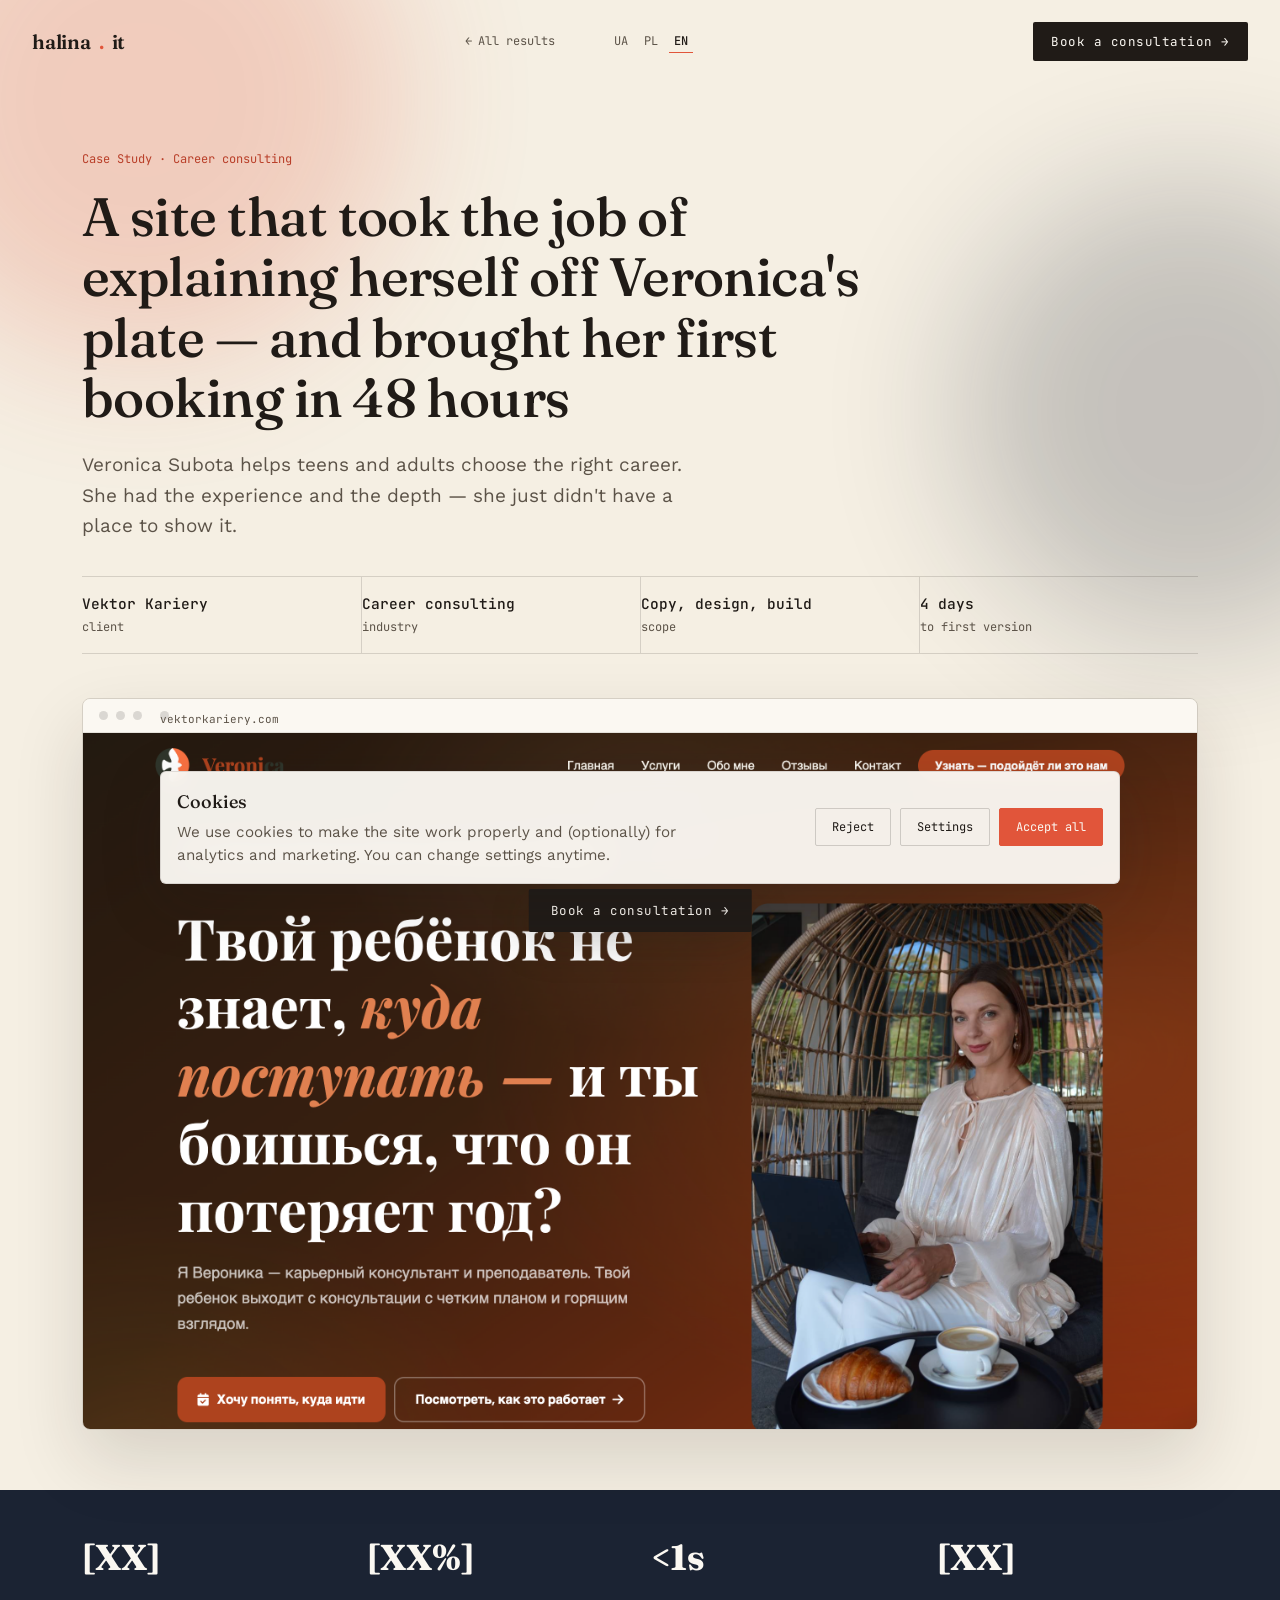
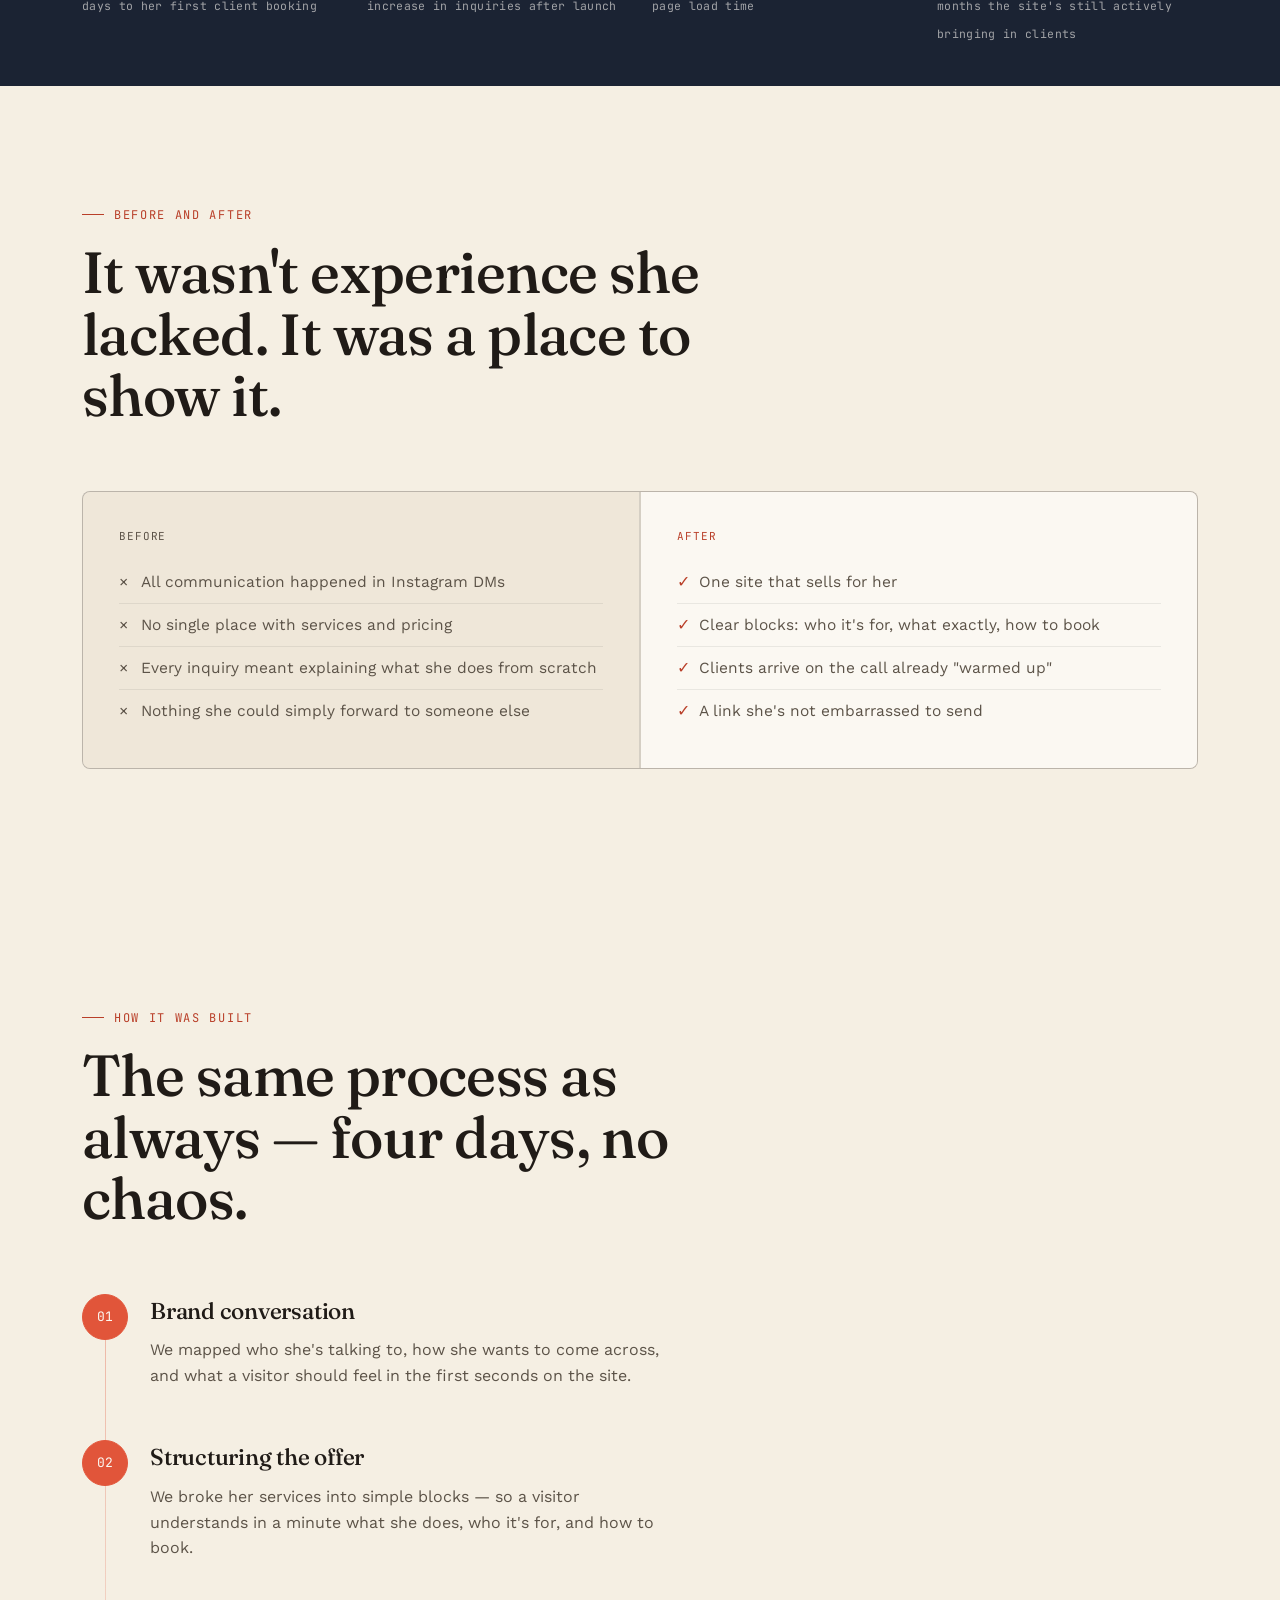
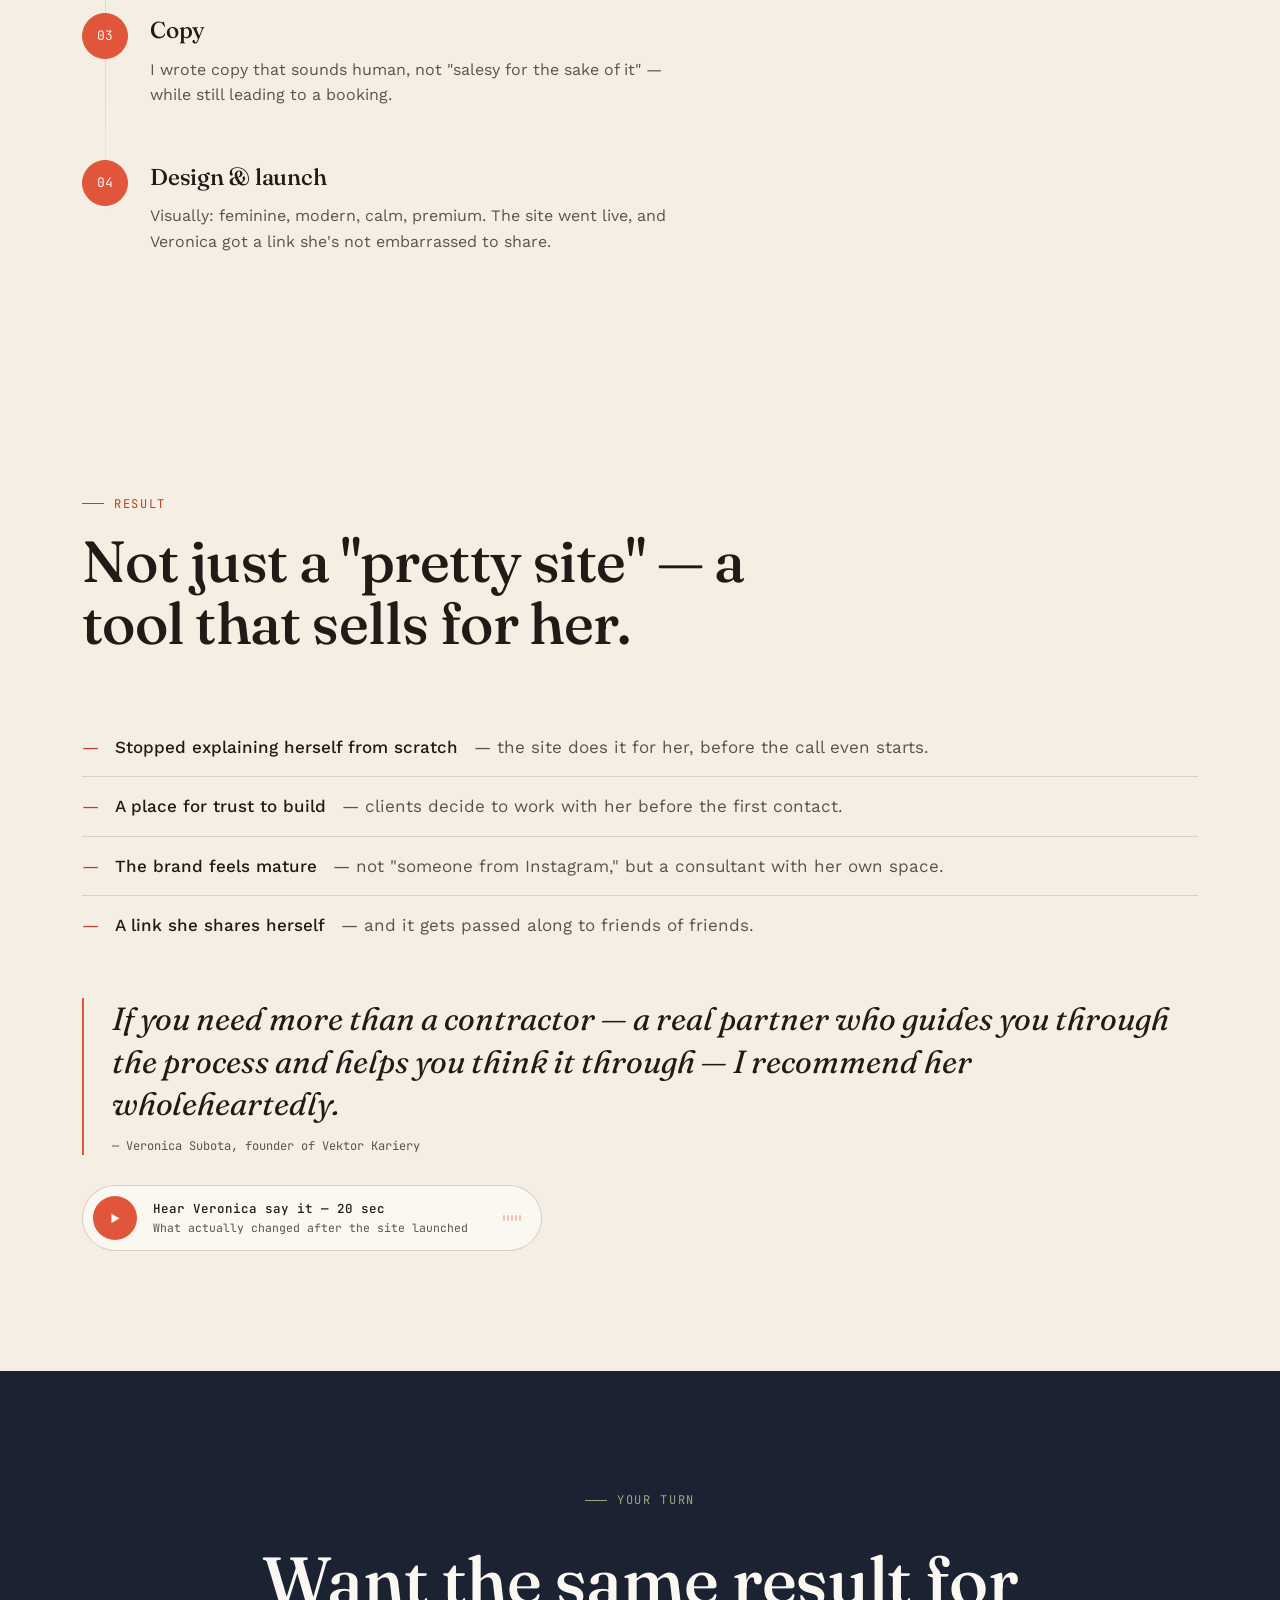
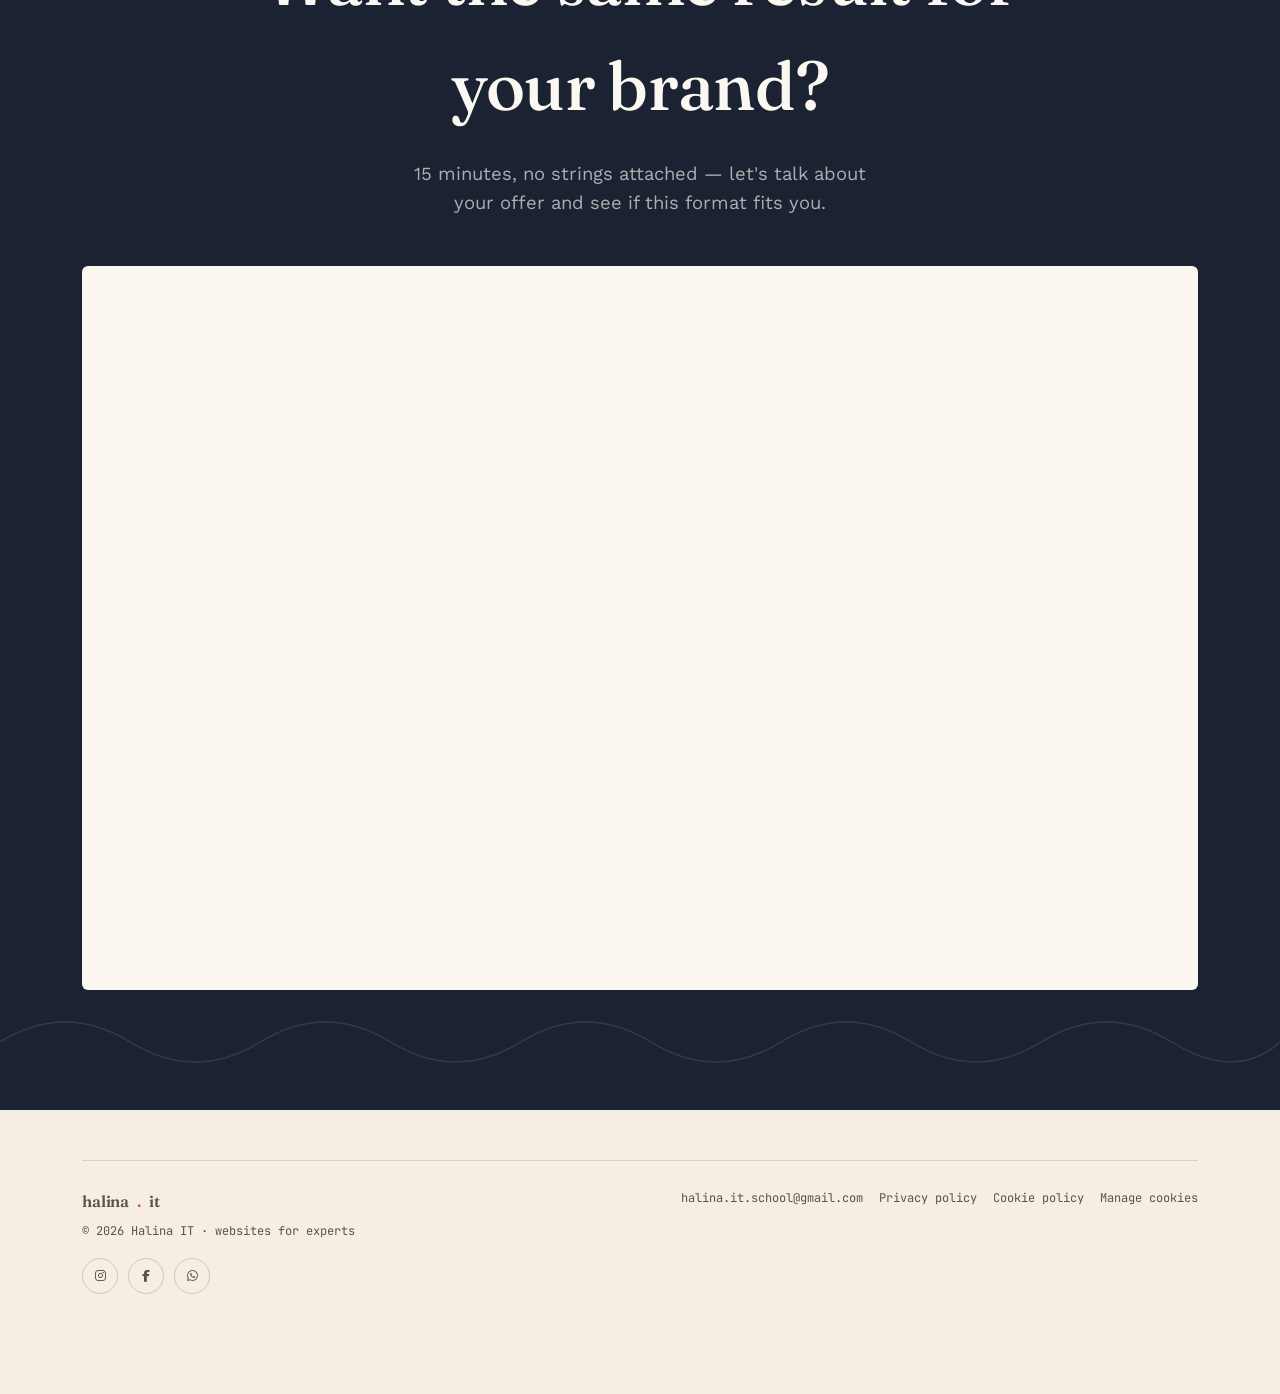
<file: en/case-study-vektor-kariery.html>
<!DOCTYPE html>
<html lang="en">
<head>
<meta charset="utf-8"/>
<meta content="width=device-width, initial-scale=1.0" name="viewport"/>
<title>Vektor Kariery case study | Halina IT</title>
<meta content="Case study: how the Vektor Kariery site took the job of explaining herself off the client's plate — and brought her first booking in 48 hours." name="description"/>
<meta content="index,follow" name="robots"/>
<meta content="#E1553A" name="theme-color"/>
<link href="../images/icon.png" rel="icon" type="image/png"/>
<link href="../images/icon.png" rel="apple-touch-icon"/>
<link href="https://halinait.com/en/case-study-vektor-kariery.html" rel="canonical"/>
<link href="https://halinait.com/pl/case-study-vektor-kariery.html" hreflang="pl" rel="alternate"/>
<link href="https://halinait.com/ua/case-study-vektor-kariery.html" hreflang="uk" rel="alternate"/>
<link href="https://halinait.com/en/case-study-vektor-kariery.html" hreflang="en" rel="alternate"/>
<link href="https://halinait.com/en/case-study-vektor-kariery.html" hreflang="x-default" rel="alternate"/>
<meta content="article" property="og:type"/>
<meta content="Vektor Kariery case study | Halina IT" property="og:title"/>
<meta content="Case study: how the Vektor Kariery site took the job of explaining herself off the client's plate — and brought her first booking in 48 hours." property="og:description"/>
<meta content="https://halinait.com/images/veronika-hero.png" property="og:image"/>
<meta content="https://halinait.com/en/case-study-vektor-kariery.html" property="og:url"/>
<meta content="summary_large_image" name="twitter:card"/>
<meta content="Vektor Kariery case study | Halina IT" name="twitter:title"/>
<meta content="Case study: how the Vektor Kariery site took the job of explaining herself off the client's plate — and brought her first booking in 48 hours." name="twitter:description"/>
<meta content="https://halinait.com/images/veronika-hero.png" name="twitter:image"/>
    <meta name="author" content="Halina IT" />
    <meta property="og:site_name" content="Halina IT" />
    <meta property="og:locale" content="en_US" />
    <meta property="og:locale:alternate" content="pl_PL" />
    <meta property="og:locale:alternate" content="uk_UA" />
    <meta property="og:image:secure_url" content="https://halinait.com/images/veronika-hero.png" />
    <meta property="og:image:alt" content="Case study Vektor Kariery – Halina IT" />
    <meta name="twitter:image:alt" content="Case study Vektor Kariery – Halina IT" />

    <script type="application/ld+json">
{
  "@context": "https://schema.org",
  "@type": "Article",
  "headline": "Vektor Kariery case study",
  "description": "Case study: how the Vektor Kariery site took the job of explaining herself off the client's plate — and brought her first booking in 48 hours.",
  "url": "https://halinait.com/en/case-study-vektor-kariery.html",
  "image": "https://halinait.com/images/veronika-hero.png",
  "author": {
    "@type": "Organization",
    "name": "Halina IT",
    "url": "https://halinait.com/"
  },
  "publisher": {
    "@type": "Organization",
    "name": "Halina IT",
    "logo": {
      "@type": "ImageObject",
      "url": "https://halinait.com/images/icon.png"
    }
  },
  "inLanguage": "en"
}
    </script>

<link href="https://fonts.googleapis.com" rel="preconnect"/>
<link crossorigin="" href="https://fonts.gstatic.com" rel="preconnect"/>
<link href="https://fonts.googleapis.com/css2?family=Fraunces:ital,opsz,wght@0,9..144,300;0,9..144,400;0,9..144,500;0,9..144,600;0,9..144,700;1,9..144,400;1,9..144,500&family=Work+Sans:wght@300;400;500;600&family=JetBrains+Mono:wght@400;500&display=swap" rel="stylesheet"/>
<link href="https://cdnjs.cloudflare.com/ajax/libs/font-awesome/6.4.0/css/all.min.css" rel="stylesheet"/>
<link href="../styles.css" rel="stylesheet"/>
<script defer="" src="../js/main.js"></script>
</head>
<body class="case-study-page">

<div class="aurora"><span class="b1"></span><span class="b2"></span></div>

<header id="header">
  <a class="logo" href="../en/">halina<em>.</em>it</a>
  <div class="case-nav-mid">
    <a class="back-link" href="../en/#results">← <span class="back-label">All results</span></a>
    <div class="lang">
      <a data-lang-link="ua" href="../ua/case-study-vektor-kariery.html">UA</a>
      <a data-lang-link="pl" href="../pl/case-study-vektor-kariery.html">PL</a>
      <a class="active" data-lang-link="en" href="../en/case-study-vektor-kariery.html">EN</a>
    </div>
  </div>
  <a class="nav-cta" href="#kontakt">Book a consultation →</a>
</header>

<main>
  <section class="case-hero">
    <div class="wrap">
      <p class="case-tag reveal">Case Study · Career consulting</p>
      <h1 class="reveal">A site that took the job of explaining herself off Veronica's plate — and brought her first booking in 48 hours</h1>
      <p class="lead reveal">Veronica Subota helps teens and adults choose the right career. She had the experience and the depth — she just didn't have a place to show it.</p>

      <div class="meta-row reveal">
        <div class="meta-item"><b><a class="case-study-client-link" href="https://vektorkariery.com" rel="noopener noreferrer" target="_blank">Vektor Kariery</a></b>client</div>
        <div class="meta-item"><b>Career consulting</b>industry</div>
        <div class="meta-item"><b>Copy, design, build</b>scope</div>
        <div class="meta-item"><b>4 days</b>to first version</div>
      </div>

      <div class="browser-frame reveal">
        <div class="browser-bar"><span></span><span></span><span></span><span class="url">vektorkariery.com</span></div>
        <div class="browser-body"><img alt="Vektor Kariery — site preview" onerror="this.onerror=null;this.src='../images/veronica.png';" src="../images/veronika-hero.png"/></div>
      </div>
    </div>
  </section>

  <div class="stat-bar">
    <div class="wrap">
      <div class="stat-grid reveal">
        <div class="stat"><b>[XX]</b><span>days to her first client booking</span></div>
        <div class="stat"><b>[XX%]</b><span>increase in inquiries after launch</span></div>
        <div class="stat"><b>&lt;1s</b><span>page load time</span></div>
        <div class="stat"><b>[XX]</b><span>months the site's still actively bringing in clients</span></div>
      </div>
    </div>
  </div>

  <section id="before-after">
    <div class="wrap">
      <div class="section-head reveal">
        <p class="eyebrow">Before and after</p>
        <h2>It wasn't experience she lacked. It was a place to show it.</h2>
      </div>
      <div class="ba-grid reveal">
        <div class="ba-col before">
          <p class="ba-tag">Before</p>
          <ul>
            <li>All communication happened in Instagram DMs</li>
            <li>No single place with services and pricing</li>
            <li>Every inquiry meant explaining what she does from scratch</li>
            <li>Nothing she could simply forward to someone else</li>
          </ul>
        </div>
        <div class="ba-col after">
          <p class="ba-tag">After</p>
          <ul>
            <li>One site that sells for her</li>
            <li>Clear blocks: who it's for, what exactly, how to book</li>
            <li>Clients arrive on the call already "warmed up"</li>
            <li>A link she's not embarrassed to send</li>
          </ul>
        </div>
      </div>
    </div>
  </section>

  <section id="process">
    <div class="wrap">
      <div class="section-head reveal">
        <p class="eyebrow">How it was built</p>
        <h2>The same process as always — four days, no chaos.</h2>
      </div>
      <div class="process-rail reveal">
        <div class="rail-node">
          <div class="rail-dot">01</div>
          <h3>Brand conversation</h3>
          <p>We mapped who she's talking to, how she wants to come across, and what a visitor should feel in the first seconds on the site.</p>
        </div>
        <div class="rail-node">
          <div class="rail-dot">02</div>
          <h3>Structuring the offer</h3>
          <p>We broke her services into simple blocks — so a visitor understands in a minute what she does, who it's for, and how to book.</p>
        </div>
        <div class="rail-node">
          <div class="rail-dot">03</div>
          <h3>Copy</h3>
          <p>I wrote copy that sounds human, not "salesy for the sake of it" — while still leading to a booking.</p>
        </div>
        <div class="rail-node">
          <div class="rail-dot">04</div>
          <h3>Design &amp; launch</h3>
          <p>Visually: feminine, modern, calm, premium. The site went live, and Veronica got a link she's not embarrassed to share.</p>
        </div>
      </div>
    </div>
  </section>

  <section id="result">
    <div class="wrap">
      <div class="section-head reveal">
        <p class="eyebrow">Result</p>
        <h2>Not just a "pretty site" — a tool that sells for her.</h2>
      </div>

      <ul class="result-list reveal">
        <li><b>Stopped explaining herself from scratch</b> — the site does it for her, before the call even starts.</li>
        <li><b>A place for trust to build</b> — clients decide to work with her before the first contact.</li>
        <li><b>The brand feels mature</b> — not "someone from Instagram," but a consultant with her own space.</li>
        <li><b>A link she shares herself</b> — and it gets passed along to friends of friends.</li>
      </ul>

      <blockquote class="pull reveal">If you need more than a contractor — a real partner who guides you through the process and helps you think it through — I recommend her wholeheartedly.
        <span>— Veronica Subota, founder of Vektor Kariery</span>
      </blockquote>

      <div class="voice-card reveal" id="voiceCard">
        <button class="voice-play" id="voicePlay" type="button" aria-label="Play voice message">▶</button>
        <div class="voice-meta"><b>Hear Veronica say it — 20 sec</b>What actually changed after the site launched</div>
        <div class="voice-bars"><span></span><span></span><span></span><span></span><span></span></div>
        <audio id="voiceAudio" preload="none"><!-- Replace with Veronica's real voice recording --></audio>
      </div>
    </div>
  </section>

  <section id="kontakt" class="final on-dark">
    <div class="wrap reveal">
      <p class="eyebrow" style="justify-content:center;">Your turn</p>
      <h2>Want the same result for your brand?</h2>
      <p class="lead">15 minutes, no strings attached — let's talk about your offer and see if this format fits you.</p>
      <div class="cal-wrap">
        <div id="my-cal-inline-15min"></div>
      </div>
    </div>
    <div class="final-wave"><svg viewBox="0 0 1180 120" preserveAspectRatio="none"><path d="M0,60 Q60,20 120,60 T240,60 T360,60 T480,60 T600,60 T720,60 T840,60 T960,60 T1080,60 T1180,60"/></svg></div>
  </section>
</main>

<footer>
  <div class="wrap">
    <div class="foot-row">
      <div>
        <div class="logo" style="font-size: 16px; margin-bottom: 8px">halina<em>.</em>it</div>
        © 2026 Halina IT · websites for experts
      </div>
      <div class="foot-links">
        <a href="mailto:halina.it.school@gmail.com">halina.it.school@gmail.com</a>
        <a href="./polityka-prywatnosci.html">Privacy policy</a>
        <a href="./polityka-cookies.html">Cookie policy</a>
        <a href="#" data-open-cookie-settings>Manage cookies</a>
      </div>
    </div>
    <div class="foot-social">
      <a href="https://www.instagram.com/halina_itschool/" target="_blank" rel="noopener noreferrer" aria-label="Instagram Halina IT"><i class="fab fa-instagram"></i></a>
      <a href="https://www.facebook.com/profile.php?id=61577783421422" target="_blank" rel="noopener noreferrer" aria-label="Facebook Halina IT"><i class="fab fa-facebook-f"></i></a>
      <a href="https://wa.me/48725530432" target="_blank" rel="noopener noreferrer" aria-label="WhatsApp"><i class="fab fa-whatsapp"></i></a>
    </div>
  </div>
</footer>

<a class="sticky-cta hidden" href="#kontakt" id="stickyCta">Book a consultation →</a>

<script type="text/javascript">
      (function (C, A, L) {
        let p = function (a, ar) {
          a.q.push(ar);
        };
        let d = C.document;
        C.Cal =
          C.Cal ||
          function () {
            let cal = C.Cal;
            let ar = arguments;
            if (!cal.loaded) {
              cal.ns = {};
              cal.q = cal.q || [];
              d.head.appendChild(d.createElement("script")).src = A;
              cal.loaded = true;
            }
            if (ar[0] === L) {
              const api = function () {
                p(api, arguments);
              };
              const namespace = ar[1];
              api.q = api.q || [];
              if (typeof namespace === "string") {
                cal.ns[namespace] = cal.ns[namespace] || api;
                p(cal.ns[namespace], ar);
                p(cal, ["initNamespace", namespace]);
              } else p(cal, ar);
              return;
            }
            p(cal, ar);
          };
      })(window, "https://app.cal.com/embed/embed.js", "init");
      Cal("init", "15min", { origin: "https://app.cal.com" });

      Cal.ns["15min"]("inline", {
        elementOrSelector: "#my-cal-inline-15min",
        config: {
          layout: "month_view",
          useSlotsViewOnSmallScreen: "true",
          theme: "light",
        },
        calLink: "halina-it-school-qwzxut/15min",
      });

      Cal.ns["15min"]("ui", {
        theme: "light",
        cssVarsPerTheme: {
          light: { "cal-brand": "#E1553A" },
          dark: { "cal-brand": "#FBF8F3" },
        },
        hideEventTypeDetails: false,
        layout: "month_view",
      });
    </script>
</body>
</html>
</file>
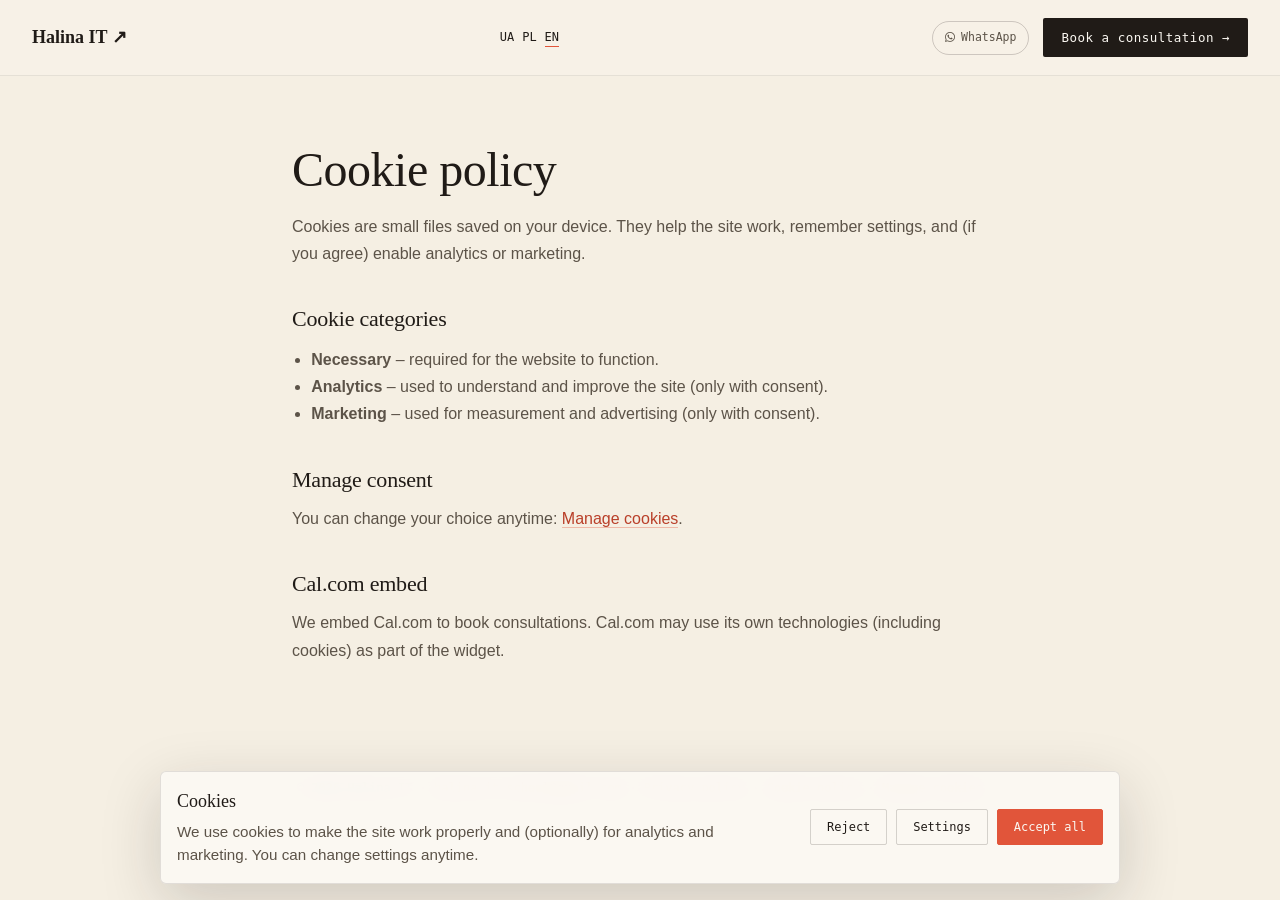
<file: en/polityka-cookies.html>
<!DOCTYPE html>
<html lang="en">
<head>
<meta charset="utf-8"/>
<meta content="width=device-width, initial-scale=1.0" name="viewport"/>
<title>Cookie policy | Halina IT</title>
<meta content="Halina IT cookie policy – cookies and consent settings." name="description"/>
<meta content="index,follow" name="robots"/>
<meta content="#FF5C35" name="theme-color"/>
<link href="../images/icon.png" rel="icon" type="image/png"/>
<link href="../images/icon.png" rel="apple-touch-icon"/>
<link href="https://halinait.com/en/polityka-cookies.html" rel="canonical"/>
<link href="https://halinait.com/pl/polityka-cookies.html" hreflang="pl" rel="alternate"/>
<link href="https://halinait.com/ua/polityka-cookies.html" hreflang="uk" rel="alternate"/>
<link href="https://halinait.com/en/polityka-cookies.html" hreflang="en" rel="alternate"/>
<link href="https://halinait.com/en/polityka-cookies.html" hreflang="x-default" rel="alternate"/>

    <meta property="og:type" content="website" />
    <meta property="og:title" content="Cookie policy | Halina IT" />
    <meta property="og:description" content="Halina IT cookie policy – cookies and consent settings." />
    <meta property="og:image" content="https://halinait.com/images/icon.png" />
    <meta property="og:url" content="https://halinait.com/en/polityka-cookies.html" />
    <meta name="author" content="Halina IT" />
    <meta property="og:site_name" content="Halina IT" />
    <meta property="og:locale" content="en_US" />
    <meta property="og:locale:alternate" content="pl_PL" />
    <meta property="og:locale:alternate" content="uk_UA" />
    <meta property="og:image:secure_url" content="https://halinait.com/images/icon.png" />
    <meta property="og:image:alt" content="Halina IT logo" />
    <meta name="twitter:image:alt" content="Halina IT logo" />
    <meta name="twitter:card" content="summary" />
    <meta name="twitter:title" content="Cookie policy | Halina IT" />
    <meta name="twitter:description" content="Halina IT cookie policy – cookies and consent settings." />
    <meta name="twitter:image" content="https://halinait.com/images/icon.png" />
<link href="https://fonts.googleapis.com" rel="preconnect"/>
<link crossorigin="" href="https://fonts.gstatic.com" rel="preconnect"/>
<link href="https://fonts.googleapis.com/css2?family=Syne:wght@400;600;700;800&amp;family=DM+Sans:ital,wght@0,300;0,400;0,500;1,300&amp;display=swap" rel="stylesheet"/>
<link href="https://fonts.googleapis.com/css2?family=Montserrat:wght@900&amp;display=swap&amp;subset=latin-ext" rel="stylesheet"/>
<link href="https://cdnjs.cloudflare.com/ajax/libs/font-awesome/6.4.0/css/all.min.css" rel="stylesheet"/>
<link href="../styles.css" rel="stylesheet"/>
<script defer="" src="../js/main.js"></script>
</head>
<body>
<div class="cursor" id="cursor"></div>
<div class="cursor-ring" id="cursorRing"></div>
<div class="progress-bar" id="progressBar"></div>
<nav>
<div class="nav-left">
<a class="nav-logo" href="../en/">Halina IT ↗</a>
</div>
<div class="lang-switcher">
<a class="lang-link" href="../ua/polityka-cookies.html">UA</a>
<a class="lang-link" href="../pl/polityka-cookies.html">PL</a>
<a class="lang-link active" href="../en/polityka-cookies.html">EN</a>
</div>
<div class="nav-actions">
<a aria-label="WhatsApp" class="messenger-btn whatsapp" href="https://wa.me/48725530432" rel="noopener noreferrer" target="_blank"><i class="fab fa-whatsapp"></i><span>WhatsApp</span></a>
<a class="nav-cta" href="../en/#kontakt">Book a consultation →</a>
</div>
</nav>
<section class="section case-study-section-light" style="min-height: auto; padding: 9rem 0 4rem;">
<div class="case-study-wrap">
<h1 class="case-study-title" style="margin-bottom: 1rem;">Cookie policy</h1>
<p class="case-study-copy">
Cookies are small files saved on your device. They help the site work, remember settings, and (if you agree) enable analytics or marketing.
</p>
<h2 class="case-study-h2" style="margin-top: 2.2rem;">Cookie categories</h2>
<ul class="case-study-copy" style="margin-top: 0.6rem; padding-left: 1.2rem;">
<li><strong>Necessary</strong> – required for the website to function.</li>
<li><strong>Analytics</strong> – used to understand and improve the site (only with consent).</li>
<li><strong>Marketing</strong> – used for measurement and advertising (only with consent).</li>
</ul>
<h2 class="case-study-h2" style="margin-top: 2.2rem;">Manage consent</h2>
<p class="case-study-copy">
You can change your choice anytime: <a data-open-cookie-settings href="#">Manage cookies</a>.
</p>
<h2 class="case-study-h2" style="margin-top: 2.2rem;">Cal.com embed</h2>
<p class="case-study-copy">
We embed Cal.com to book consultations. Cal.com may use its own technologies (including cookies) as part of the widget.
</p>
</div>
</section>
<footer>
<p>
© 2026 Halina IT ·
<a href="mailto:halina.it.school@gmail.com">halina.it.school@gmail.com</a>
· <a href="./polityka-prywatnosci.html">Privacy policy</a>
· <a href="./polityka-cookies.html">Cookie policy</a>
· <a data-open-cookie-settings href="#">Manage cookies</a>
</p>
</footer>
</body>
</html>
</file>
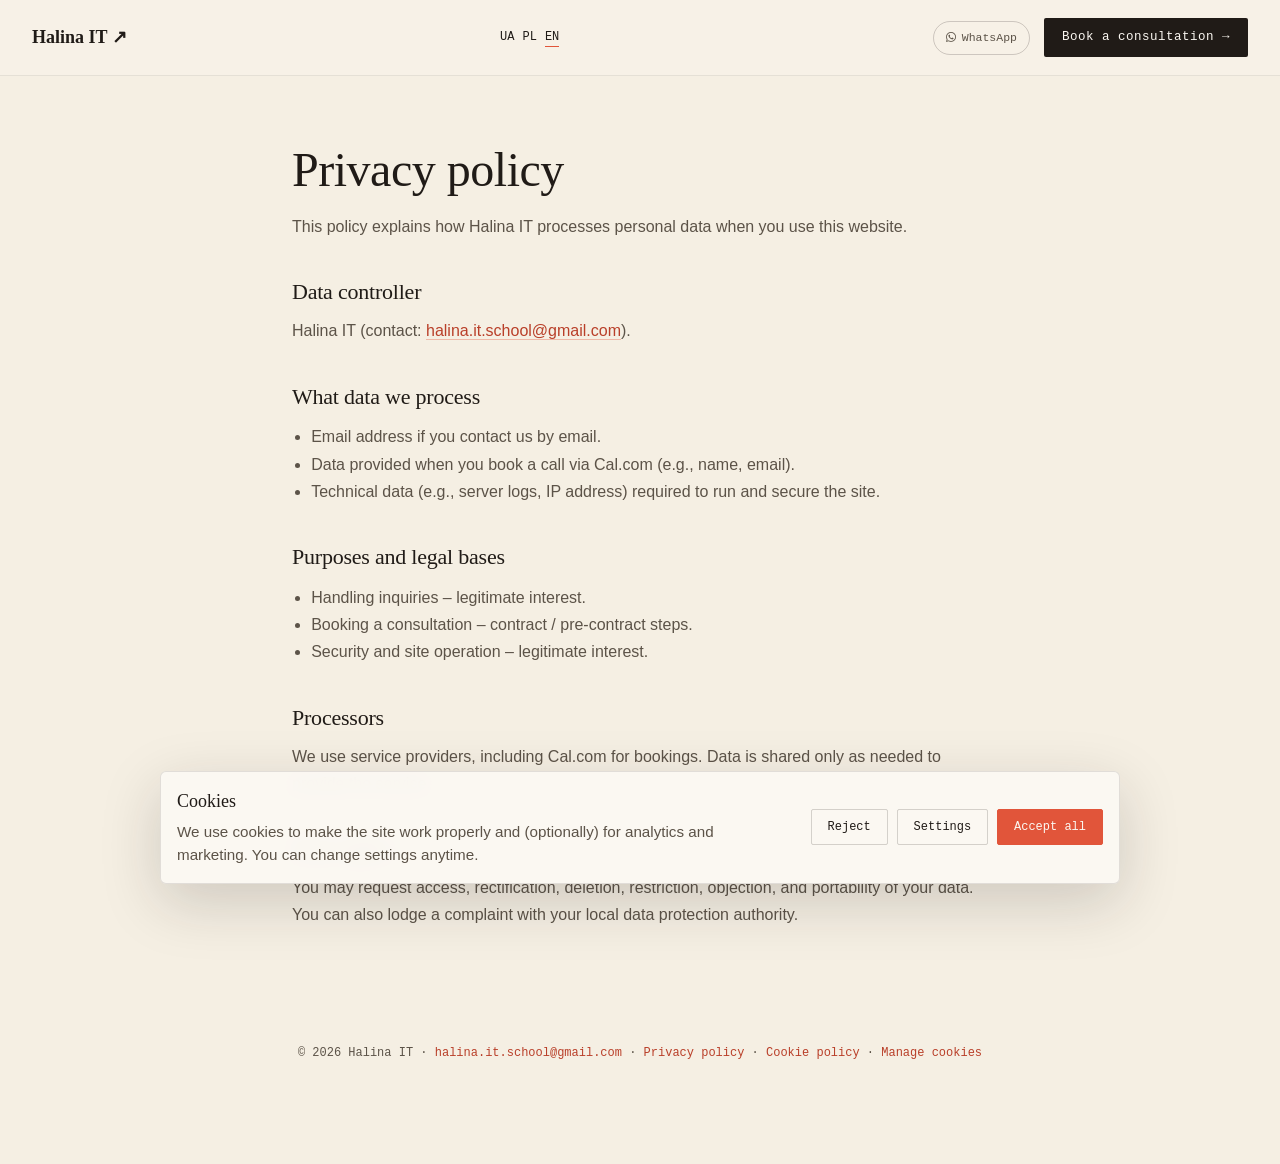
<file: en/polityka-prywatnosci.html>
<!DOCTYPE html>
<html lang="en">
<head>
<meta charset="utf-8"/>
<meta content="width=device-width, initial-scale=1.0" name="viewport"/>
<title>Privacy policy | Halina IT</title>
<meta content="Halina IT privacy policy – information about personal data processing." name="description"/>
<meta content="index,follow" name="robots"/>
<meta content="#FF5C35" name="theme-color"/>
<link href="../images/icon.png" rel="icon" type="image/png"/>
<link href="../images/icon.png" rel="apple-touch-icon"/>
<link href="https://halinait.com/en/polityka-prywatnosci.html" rel="canonical"/>
<link href="https://halinait.com/pl/polityka-prywatnosci.html" hreflang="pl" rel="alternate"/>
<link href="https://halinait.com/ua/polityka-prywatnosci.html" hreflang="uk" rel="alternate"/>
<link href="https://halinait.com/en/polityka-prywatnosci.html" hreflang="en" rel="alternate"/>
<link href="https://halinait.com/en/polityka-prywatnosci.html" hreflang="x-default" rel="alternate"/>

    <meta property="og:type" content="website" />
    <meta property="og:title" content="Privacy policy | Halina IT" />
    <meta property="og:description" content="Halina IT privacy policy – information about personal data processing." />
    <meta property="og:image" content="https://halinait.com/images/icon.png" />
    <meta property="og:url" content="https://halinait.com/en/polityka-prywatnosci.html" />
    <meta name="author" content="Halina IT" />
    <meta property="og:site_name" content="Halina IT" />
    <meta property="og:locale" content="en_US" />
    <meta property="og:locale:alternate" content="pl_PL" />
    <meta property="og:locale:alternate" content="uk_UA" />
    <meta property="og:image:secure_url" content="https://halinait.com/images/icon.png" />
    <meta property="og:image:alt" content="Halina IT logo" />
    <meta name="twitter:image:alt" content="Halina IT logo" />
    <meta name="twitter:card" content="summary" />
    <meta name="twitter:title" content="Privacy policy | Halina IT" />
    <meta name="twitter:description" content="Halina IT privacy policy – information about personal data processing." />
    <meta name="twitter:image" content="https://halinait.com/images/icon.png" />
<link href="https://fonts.googleapis.com" rel="preconnect"/>
<link crossorigin="" href="https://fonts.gstatic.com" rel="preconnect"/>
<link href="https://fonts.googleapis.com/css2?family=Syne:wght@400;600;700;800&amp;family=DM+Sans:ital,wght@0,300;0,400;0,500;1,300&amp;display=swap" rel="stylesheet"/>
<link href="https://fonts.googleapis.com/css2?family=Montserrat:wght@900&amp;display=swap&amp;subset=latin-ext" rel="stylesheet"/>
<link href="https://cdnjs.cloudflare.com/ajax/libs/font-awesome/6.4.0/css/all.min.css" rel="stylesheet"/>
<link href="../styles.css" rel="stylesheet"/>
<script defer="" src="../js/main.js"></script>
</head>
<body>
<div class="cursor" id="cursor"></div>
<div class="cursor-ring" id="cursorRing"></div>
<div class="progress-bar" id="progressBar"></div>
<nav>
<div class="nav-left">
<a class="nav-logo" href="../en/">Halina IT ↗</a>
</div>
<div class="lang-switcher">
<a class="lang-link" href="../ua/polityka-prywatnosci.html">UA</a>
<a class="lang-link" href="../pl/polityka-prywatnosci.html">PL</a>
<a class="lang-link active" href="../en/polityka-prywatnosci.html">EN</a>
</div>
<div class="nav-actions">
<a aria-label="WhatsApp" class="messenger-btn whatsapp" href="https://wa.me/48725530432" rel="noopener noreferrer" target="_blank"><i class="fab fa-whatsapp"></i><span>WhatsApp</span></a>
<a class="nav-cta" href="../en/#kontakt">Book a consultation →</a>
</div>
</nav>
<section class="section case-study-section-light" style="min-height: auto; padding: 9rem 0 4rem;">
<div class="case-study-wrap">
<h1 class="case-study-title" style="margin-bottom: 1rem;">Privacy policy</h1>
<p class="case-study-copy">
This policy explains how Halina IT processes personal data when you use this website.
</p>
<h2 class="case-study-h2" style="margin-top: 2.2rem;">Data controller</h2>
<p class="case-study-copy">
Halina IT (contact: <a href="mailto:halina.it.school@gmail.com">halina.it.school@gmail.com</a>).
</p>
<h2 class="case-study-h2" style="margin-top: 2.2rem;">What data we process</h2>
<ul class="case-study-copy" style="margin-top: 0.6rem; padding-left: 1.2rem;">
<li>Email address if you contact us by email.</li>
<li>Data provided when you book a call via Cal.com (e.g., name, email).</li>
<li>Technical data (e.g., server logs, IP address) required to run and secure the site.</li>
</ul>
<h2 class="case-study-h2" style="margin-top: 2.2rem;">Purposes and legal bases</h2>
<ul class="case-study-copy" style="margin-top: 0.6rem; padding-left: 1.2rem;">
<li>Handling inquiries – legitimate interest.</li>
<li>Booking a consultation – contract / pre-contract steps.</li>
<li>Security and site operation – legitimate interest.</li>
</ul>
<h2 class="case-study-h2" style="margin-top: 2.2rem;">Processors</h2>
<p class="case-study-copy">
We use service providers, including Cal.com for bookings. Data is shared only as needed to provide the service.
</p>
<h2 class="case-study-h2" style="margin-top: 2.2rem;">Your rights</h2>
<p class="case-study-copy">
You may request access, rectification, deletion, restriction, objection, and portability of your data. You can also lodge a complaint with your local data protection authority.
</p>
</div>
</section>
<footer>
<p>
© 2026 Halina IT ·
<a href="mailto:halina.it.school@gmail.com">halina.it.school@gmail.com</a>
· <a href="./polityka-prywatnosci.html">Privacy policy</a>
· <a href="./polityka-cookies.html">Cookie policy</a>
· <a data-open-cookie-settings href="#">Manage cookies</a>
</p>
</footer>
</body>
</html>
</file>
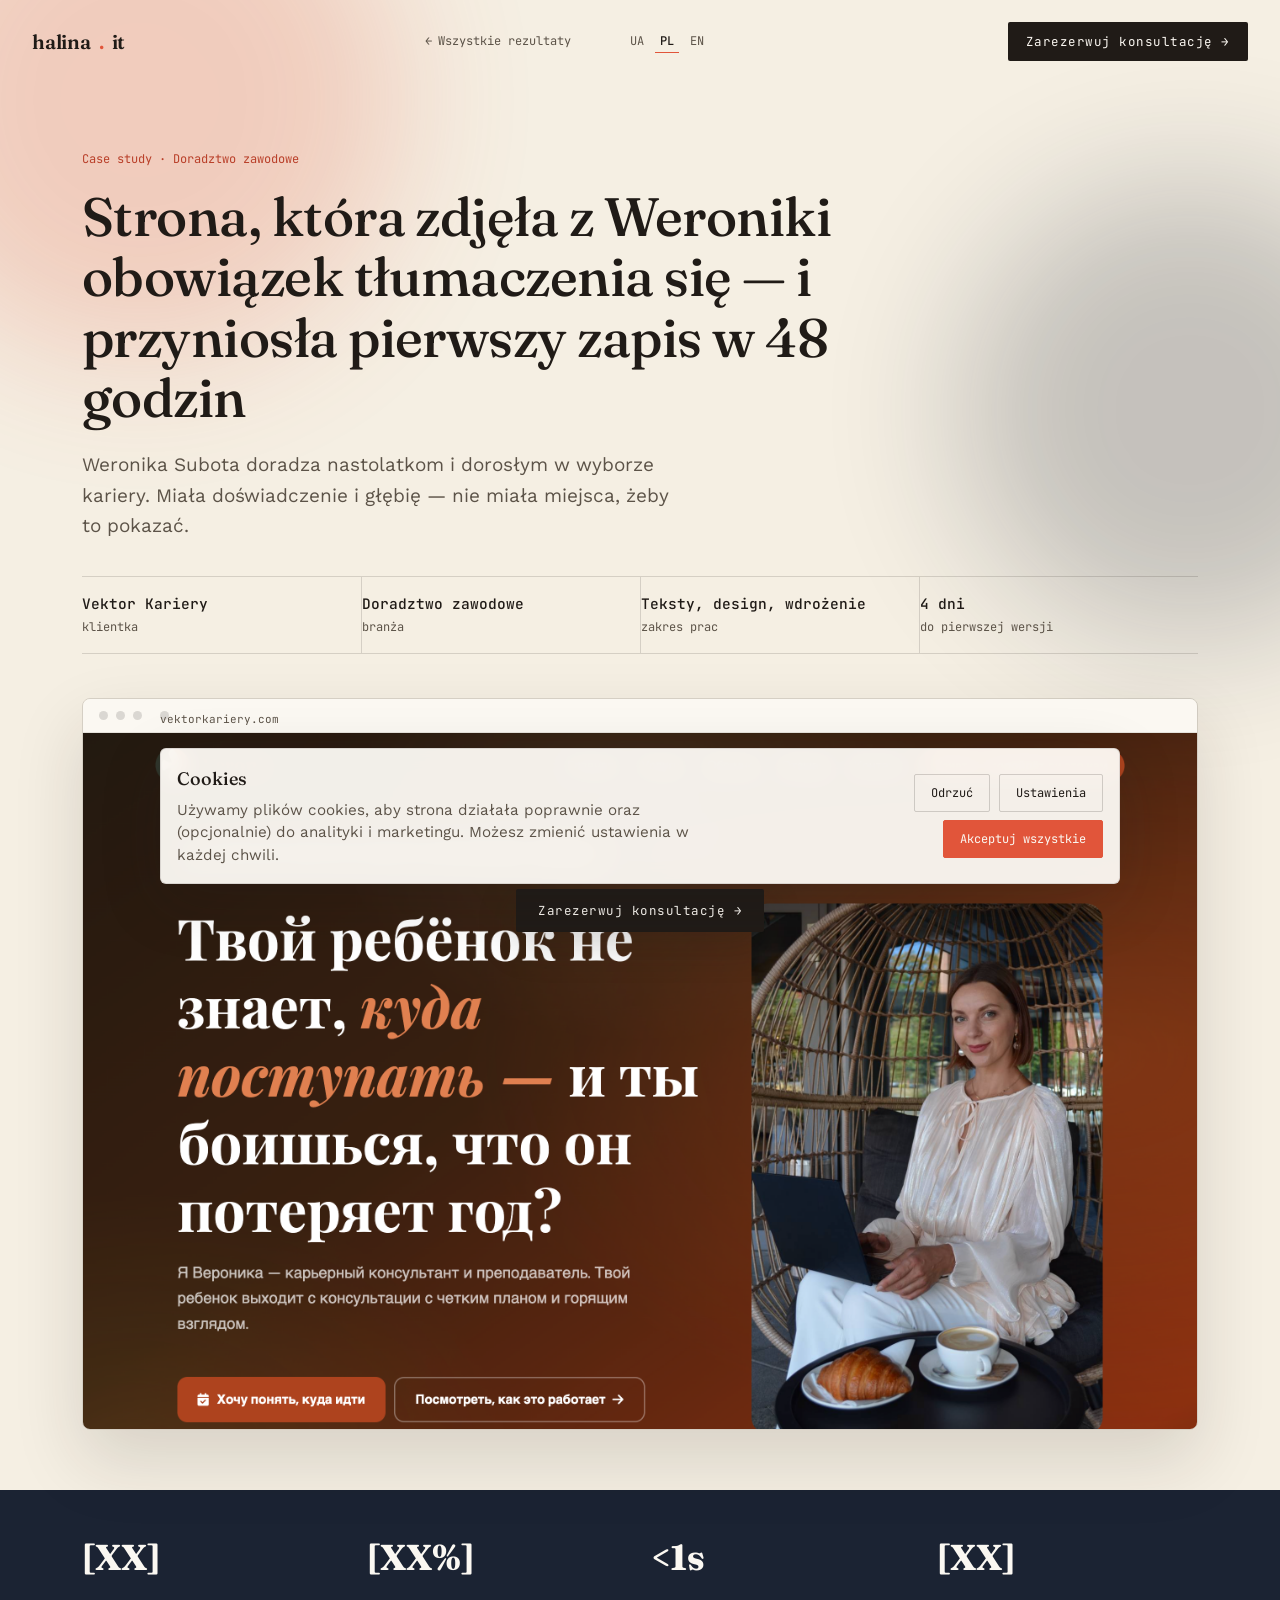
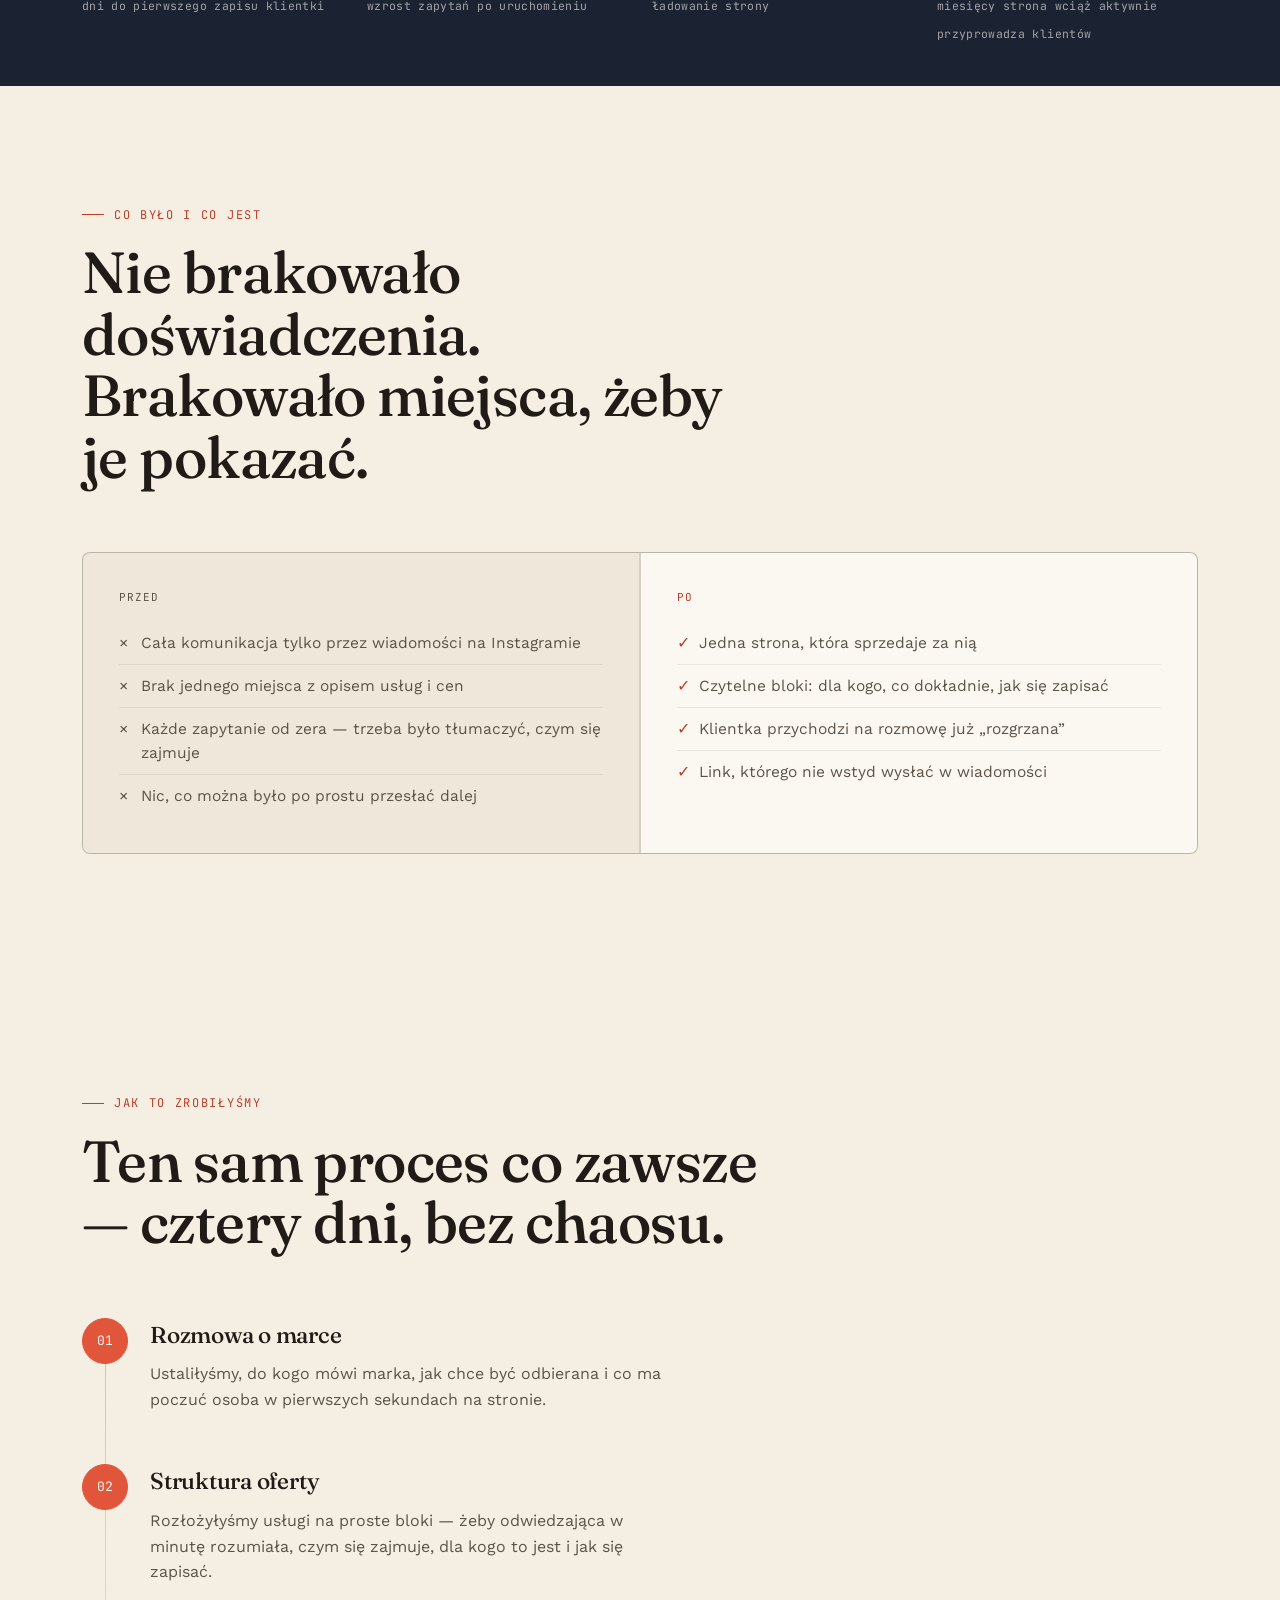
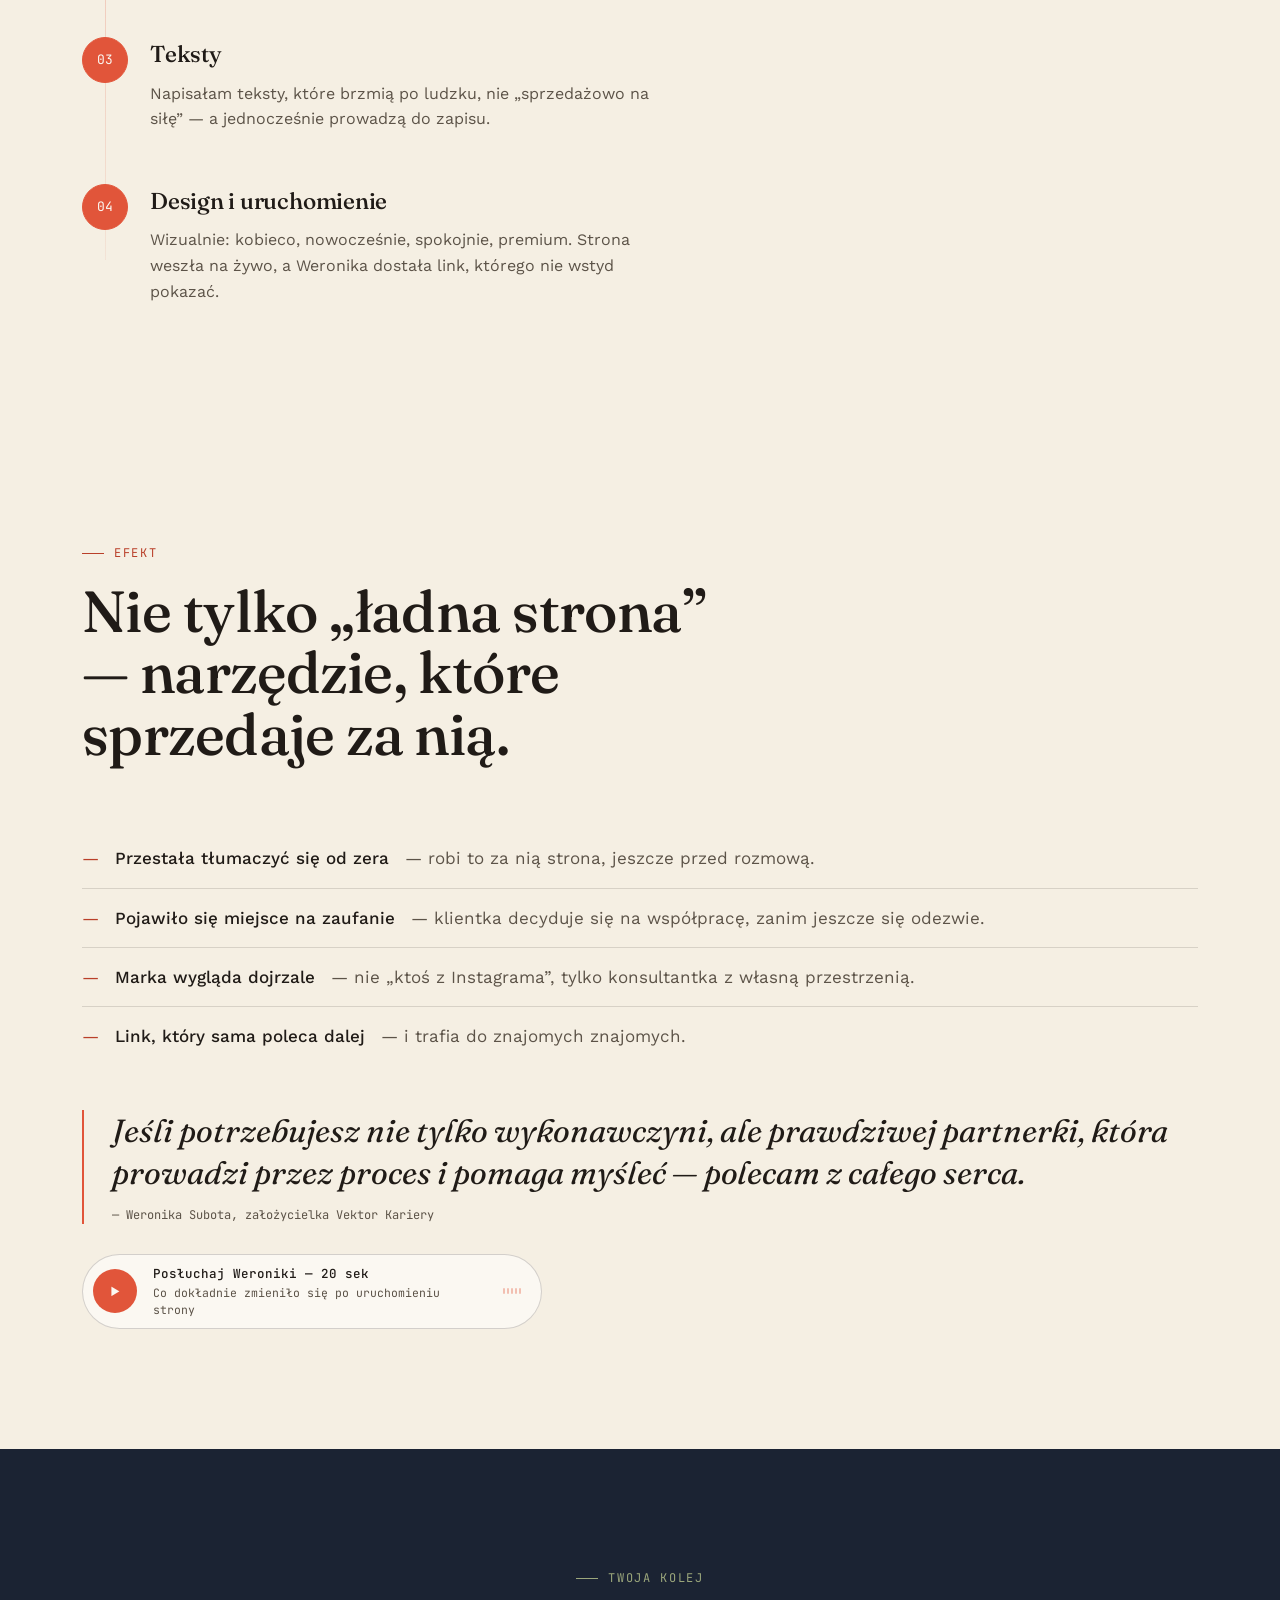
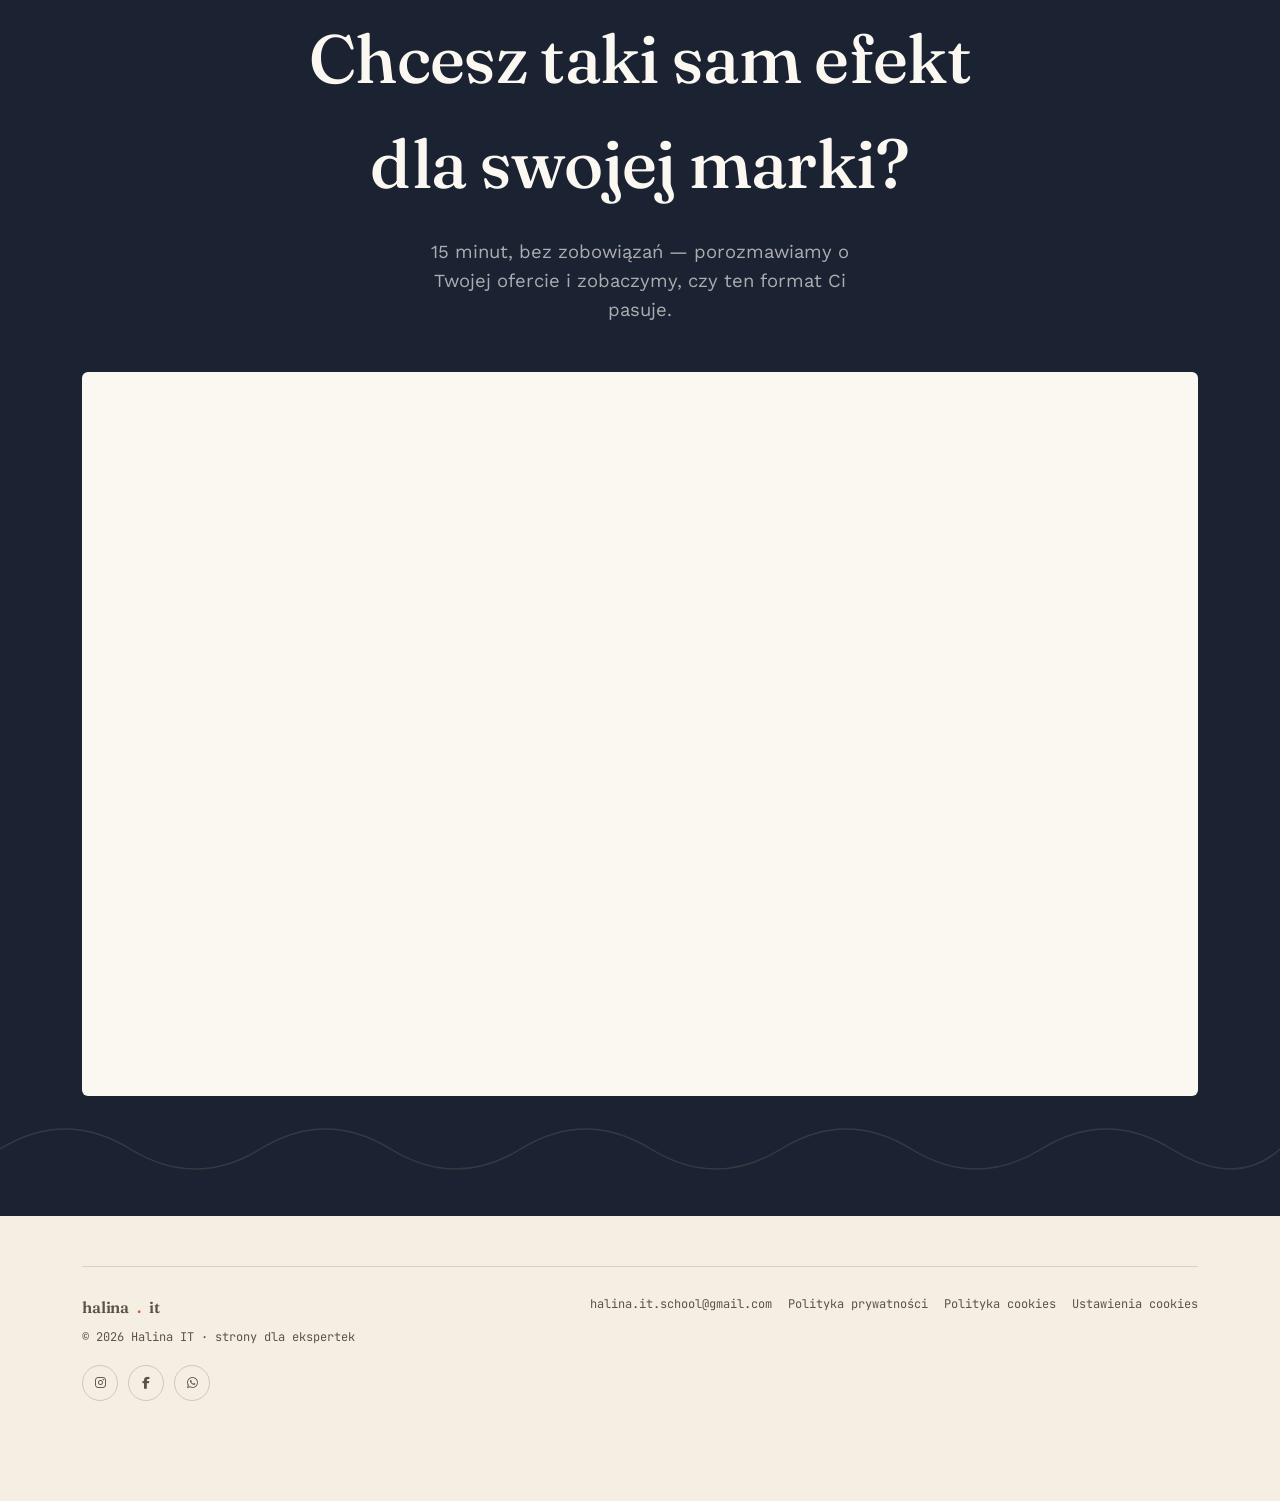
<file: pl/case-study-vektor-kariery.html>
<!DOCTYPE html>
<html lang="pl">
<head>
<meta charset="utf-8"/>
<meta content="width=device-width, initial-scale=1.0" name="viewport"/>
<title>Case study Vektor Kariery | Halina IT</title>
<meta content="Case study: jak strona Vektor Kariery zdjęła z klientki obowiązek tłumaczenia się — i przyniosła pierwszy zapis w 48 godzin." name="description"/>
<meta content="index,follow" name="robots"/>
<meta content="#E1553A" name="theme-color"/>
<link href="../images/icon.png" rel="icon" type="image/png"/>
<link href="../images/icon.png" rel="apple-touch-icon"/>
<link href="https://halinait.com/pl/case-study-vektor-kariery.html" rel="canonical"/>
<link href="https://halinait.com/pl/case-study-vektor-kariery.html" hreflang="pl" rel="alternate"/>
<link href="https://halinait.com/ua/case-study-vektor-kariery.html" hreflang="uk" rel="alternate"/>
<link href="https://halinait.com/en/case-study-vektor-kariery.html" hreflang="en" rel="alternate"/>
<link href="https://halinait.com/en/case-study-vektor-kariery.html" hreflang="x-default" rel="alternate"/>
<meta content="article" property="og:type"/>
<meta content="Case study Vektor Kariery | Halina IT" property="og:title"/>
<meta content="Case study: jak strona Vektor Kariery zdjęła z klientki obowiązek tłumaczenia się — i przyniosła pierwszy zapis w 48 godzin." property="og:description"/>
<meta content="https://halinait.com/images/veronika-hero.png" property="og:image"/>
<meta content="https://halinait.com/pl/case-study-vektor-kariery.html" property="og:url"/>
<meta content="summary_large_image" name="twitter:card"/>
<meta content="Case study Vektor Kariery | Halina IT" name="twitter:title"/>
<meta content="Case study: jak strona Vektor Kariery zdjęła z klientki obowiązek tłumaczenia się — i przyniosła pierwszy zapis w 48 godzin." name="twitter:description"/>
<meta content="https://halinait.com/images/veronika-hero.png" name="twitter:image"/>
    <meta name="author" content="Halina IT" />
    <meta property="og:site_name" content="Halina IT" />
    <meta property="og:locale" content="pl_PL" />
    <meta property="og:locale:alternate" content="en_US" />
    <meta property="og:locale:alternate" content="uk_UA" />
    <meta property="og:image:secure_url" content="https://halinait.com/images/veronika-hero.png" />
    <meta property="og:image:alt" content="Case study Vektor Kariery – Halina IT" />
    <meta name="twitter:image:alt" content="Case study Vektor Kariery – Halina IT" />

    <script type="application/ld+json">
{
  "@context": "https://schema.org",
  "@type": "Article",
  "headline": "Case study Vektor Kariery",
  "description": "Case study: jak strona Vektor Kariery zdjęła z klientki obowiązek tłumaczenia się — i przyniosła pierwszy zapis w 48 godzin.",
  "url": "https://halinait.com/pl/case-study-vektor-kariery.html",
  "image": "https://halinait.com/images/veronika-hero.png",
  "author": {
    "@type": "Organization",
    "name": "Halina IT",
    "url": "https://halinait.com/"
  },
  "publisher": {
    "@type": "Organization",
    "name": "Halina IT",
    "logo": {
      "@type": "ImageObject",
      "url": "https://halinait.com/images/icon.png"
    }
  },
  "inLanguage": "pl"
}
    </script>

<link href="https://fonts.googleapis.com" rel="preconnect"/>
<link crossorigin="" href="https://fonts.gstatic.com" rel="preconnect"/>
<link href="https://fonts.googleapis.com/css2?family=Fraunces:ital,opsz,wght@0,9..144,300;0,9..144,400;0,9..144,500;0,9..144,600;0,9..144,700;1,9..144,400;1,9..144,500&family=Work+Sans:wght@300;400;500;600&family=JetBrains+Mono:wght@400;500&display=swap" rel="stylesheet"/>
<link href="https://cdnjs.cloudflare.com/ajax/libs/font-awesome/6.4.0/css/all.min.css" rel="stylesheet"/>
<link href="../styles.css" rel="stylesheet"/>
<script defer="" src="../js/main.js"></script>
</head>
<body class="case-study-page">

<div class="aurora"><span class="b1"></span><span class="b2"></span></div>

<header id="header">
  <a class="logo" href="../pl/">halina<em>.</em>it</a>
  <div class="case-nav-mid">
    <a class="back-link" href="../pl/#results">← <span class="back-label">Wszystkie rezultaty</span></a>
    <div class="lang">
      <a data-lang-link="ua" href="../ua/case-study-vektor-kariery.html">UA</a>
      <a class="active" data-lang-link="pl" href="../pl/case-study-vektor-kariery.html">PL</a>
      <a data-lang-link="en" href="../en/case-study-vektor-kariery.html">EN</a>
    </div>
  </div>
  <a class="nav-cta" href="#kontakt">Zarezerwuj konsultację →</a>
</header>

<main>
  <section class="case-hero">
    <div class="wrap">
      <p class="case-tag reveal">Case study · Doradztwo zawodowe</p>
      <h1 class="reveal">Strona, która zdjęła z Weroniki obowiązek tłumaczenia się — i przyniosła pierwszy zapis w 48 godzin</h1>
      <p class="lead reveal">Weronika Subota doradza nastolatkom i dorosłym w wyborze kariery. Miała doświadczenie i głębię — nie miała miejsca, żeby to pokazać.</p>

      <div class="meta-row reveal">
        <div class="meta-item"><b><a class="case-study-client-link" href="https://vektorkariery.com" rel="noopener noreferrer" target="_blank">Vektor Kariery</a></b>klientka</div>
        <div class="meta-item"><b>Doradztwo zawodowe</b>branża</div>
        <div class="meta-item"><b>Teksty, design, wdrożenie</b>zakres prac</div>
        <div class="meta-item"><b>4 dni</b>do pierwszej wersji</div>
      </div>

      <div class="browser-frame reveal">
        <div class="browser-bar"><span></span><span></span><span></span><span class="url">vektorkariery.com</span></div>
        <div class="browser-body"><img alt="Vektor Kariery — podgląd strony" onerror="this.onerror=null;this.src='../images/veronica.png';" src="../images/veronika-hero.png"/></div>
      </div>
    </div>
  </section>

  <div class="stat-bar">
    <div class="wrap">
      <div class="stat-grid reveal">
        <div class="stat"><b>[XX]</b><span>dni do pierwszego zapisu klientki</span></div>
        <div class="stat"><b>[XX%]</b><span>wzrost zapytań po uruchomieniu</span></div>
        <div class="stat"><b>&lt;1s</b><span>ładowanie strony</span></div>
        <div class="stat"><b>[XX]</b><span>miesięcy strona wciąż aktywnie przyprowadza klientów</span></div>
      </div>
    </div>
  </div>

  <section id="before-after">
    <div class="wrap">
      <div class="section-head reveal">
        <p class="eyebrow">Co było i co jest</p>
        <h2>Nie brakowało doświadczenia. Brakowało miejsca, żeby je pokazać.</h2>
      </div>
      <div class="ba-grid reveal">
        <div class="ba-col before">
          <p class="ba-tag">Przed</p>
          <ul>
            <li>Cała komunikacja tylko przez wiadomości na Instagramie</li>
            <li>Brak jednego miejsca z opisem usług i cen</li>
            <li>Każde zapytanie od zera — trzeba było tłumaczyć, czym się zajmuje</li>
            <li>Nic, co można było po prostu przesłać dalej</li>
          </ul>
        </div>
        <div class="ba-col after">
          <p class="ba-tag">Po</p>
          <ul>
            <li>Jedna strona, która sprzedaje za nią</li>
            <li>Czytelne bloki: dla kogo, co dokładnie, jak się zapisać</li>
            <li>Klientka przychodzi na rozmowę już „rozgrzana”</li>
            <li>Link, którego nie wstyd wysłać w wiadomości</li>
          </ul>
        </div>
      </div>
    </div>
  </section>

  <section id="process">
    <div class="wrap">
      <div class="section-head reveal">
        <p class="eyebrow">Jak to zrobiłyśmy</p>
        <h2>Ten sam proces co zawsze — cztery dni, bez chaosu.</h2>
      </div>
      <div class="process-rail reveal">
        <div class="rail-node">
          <div class="rail-dot">01</div>
          <h3>Rozmowa o marce</h3>
          <p>Ustaliłyśmy, do kogo mówi marka, jak chce być odbierana i co ma poczuć osoba w pierwszych sekundach na stronie.</p>
        </div>
        <div class="rail-node">
          <div class="rail-dot">02</div>
          <h3>Struktura oferty</h3>
          <p>Rozłożyłyśmy usługi na proste bloki — żeby odwiedzająca w minutę rozumiała, czym się zajmuje, dla kogo to jest i jak się zapisać.</p>
        </div>
        <div class="rail-node">
          <div class="rail-dot">03</div>
          <h3>Teksty</h3>
          <p>Napisałam teksty, które brzmią po ludzku, nie „sprzedażowo na siłę” — a jednocześnie prowadzą do zapisu.</p>
        </div>
        <div class="rail-node">
          <div class="rail-dot">04</div>
          <h3>Design i uruchomienie</h3>
          <p>Wizualnie: kobieco, nowocześnie, spokojnie, premium. Strona weszła na żywo, a Weronika dostała link, którego nie wstyd pokazać.</p>
        </div>
      </div>
    </div>
  </section>

  <section id="result">
    <div class="wrap">
      <div class="section-head reveal">
        <p class="eyebrow">Efekt</p>
        <h2>Nie tylko „ładna strona” — narzędzie, które sprzedaje za nią.</h2>
      </div>

      <ul class="result-list reveal">
        <li><b>Przestała tłumaczyć się od zera</b> — robi to za nią strona, jeszcze przed rozmową.</li>
        <li><b>Pojawiło się miejsce na zaufanie</b> — klientka decyduje się na współpracę, zanim jeszcze się odezwie.</li>
        <li><b>Marka wygląda dojrzale</b> — nie „ktoś z Instagrama”, tylko konsultantka z własną przestrzenią.</li>
        <li><b>Link, który sama poleca dalej</b> — i trafia do znajomych znajomych.</li>
      </ul>

      <blockquote class="pull reveal">Jeśli potrzebujesz nie tylko wykonawczyni, ale prawdziwej partnerki, która prowadzi przez proces i pomaga myśleć — polecam z całego serca.
        <span>— Weronika Subota, założycielka Vektor Kariery</span>
      </blockquote>

      <div class="voice-card reveal" id="voiceCard">
        <button class="voice-play" id="voicePlay" type="button" aria-label="Odtwórz wiadomość głosową">▶</button>
        <div class="voice-meta"><b>Posłuchaj Weroniki — 20 sek</b>Co dokładnie zmieniło się po uruchomieniu strony</div>
        <div class="voice-bars"><span></span><span></span><span></span><span></span><span></span></div>
        <audio id="voiceAudio" preload="none"><!-- Podmień na prawdziwe nagranie głosowe Weroniki --></audio>
      </div>
    </div>
  </section>

  <section id="kontakt" class="final on-dark">
    <div class="wrap reveal">
      <p class="eyebrow" style="justify-content:center;">Twoja kolej</p>
      <h2>Chcesz taki sam efekt dla swojej marki?</h2>
      <p class="lead">15 minut, bez zobowiązań — porozmawiamy o Twojej ofercie i zobaczymy, czy ten format Ci pasuje.</p>
      <div class="cal-wrap">
        <div id="my-cal-inline-15min"></div>
      </div>
    </div>
    <div class="final-wave"><svg viewBox="0 0 1180 120" preserveAspectRatio="none"><path d="M0,60 Q60,20 120,60 T240,60 T360,60 T480,60 T600,60 T720,60 T840,60 T960,60 T1080,60 T1180,60"/></svg></div>
  </section>
</main>

<footer>
  <div class="wrap">
    <div class="foot-row">
      <div>
        <div class="logo" style="font-size: 16px; margin-bottom: 8px">halina<em>.</em>it</div>
        © 2026 Halina IT · strony dla ekspertek
      </div>
      <div class="foot-links">
        <a href="mailto:halina.it.school@gmail.com">halina.it.school@gmail.com</a>
        <a href="./polityka-prywatnosci.html">Polityka prywatności</a>
        <a href="./polityka-cookies.html">Polityka cookies</a>
        <a href="#" data-open-cookie-settings>Ustawienia cookies</a>
      </div>
    </div>
    <div class="foot-social">
      <a href="https://www.instagram.com/halina_itschool/" target="_blank" rel="noopener noreferrer" aria-label="Instagram Halina IT"><i class="fab fa-instagram"></i></a>
      <a href="https://www.facebook.com/profile.php?id=61577783421422" target="_blank" rel="noopener noreferrer" aria-label="Facebook Halina IT"><i class="fab fa-facebook-f"></i></a>
      <a href="https://wa.me/48725530432" target="_blank" rel="noopener noreferrer" aria-label="WhatsApp"><i class="fab fa-whatsapp"></i></a>
    </div>
  </div>
</footer>

<a class="sticky-cta hidden" href="#kontakt" id="stickyCta">Zarezerwuj konsultację →</a>

<script type="text/javascript">
      (function (C, A, L) {
        let p = function (a, ar) {
          a.q.push(ar);
        };
        let d = C.document;
        C.Cal =
          C.Cal ||
          function () {
            let cal = C.Cal;
            let ar = arguments;
            if (!cal.loaded) {
              cal.ns = {};
              cal.q = cal.q || [];
              d.head.appendChild(d.createElement("script")).src = A;
              cal.loaded = true;
            }
            if (ar[0] === L) {
              const api = function () {
                p(api, arguments);
              };
              const namespace = ar[1];
              api.q = api.q || [];
              if (typeof namespace === "string") {
                cal.ns[namespace] = cal.ns[namespace] || api;
                p(cal.ns[namespace], ar);
                p(cal, ["initNamespace", namespace]);
              } else p(cal, ar);
              return;
            }
            p(cal, ar);
          };
      })(window, "https://app.cal.com/embed/embed.js", "init");
      Cal("init", "15min", { origin: "https://app.cal.com" });

      Cal.ns["15min"]("inline", {
        elementOrSelector: "#my-cal-inline-15min",
        config: {
          layout: "month_view",
          useSlotsViewOnSmallScreen: "true",
          theme: "light",
        },
        calLink: "halina-it-school-qwzxut/15min",
      });

      Cal.ns["15min"]("ui", {
        theme: "light",
        cssVarsPerTheme: {
          light: { "cal-brand": "#E1553A" },
          dark: { "cal-brand": "#FBF8F3" },
        },
        hideEventTypeDetails: false,
        layout: "month_view",
      });
    </script>
</body>
</html>
</file>
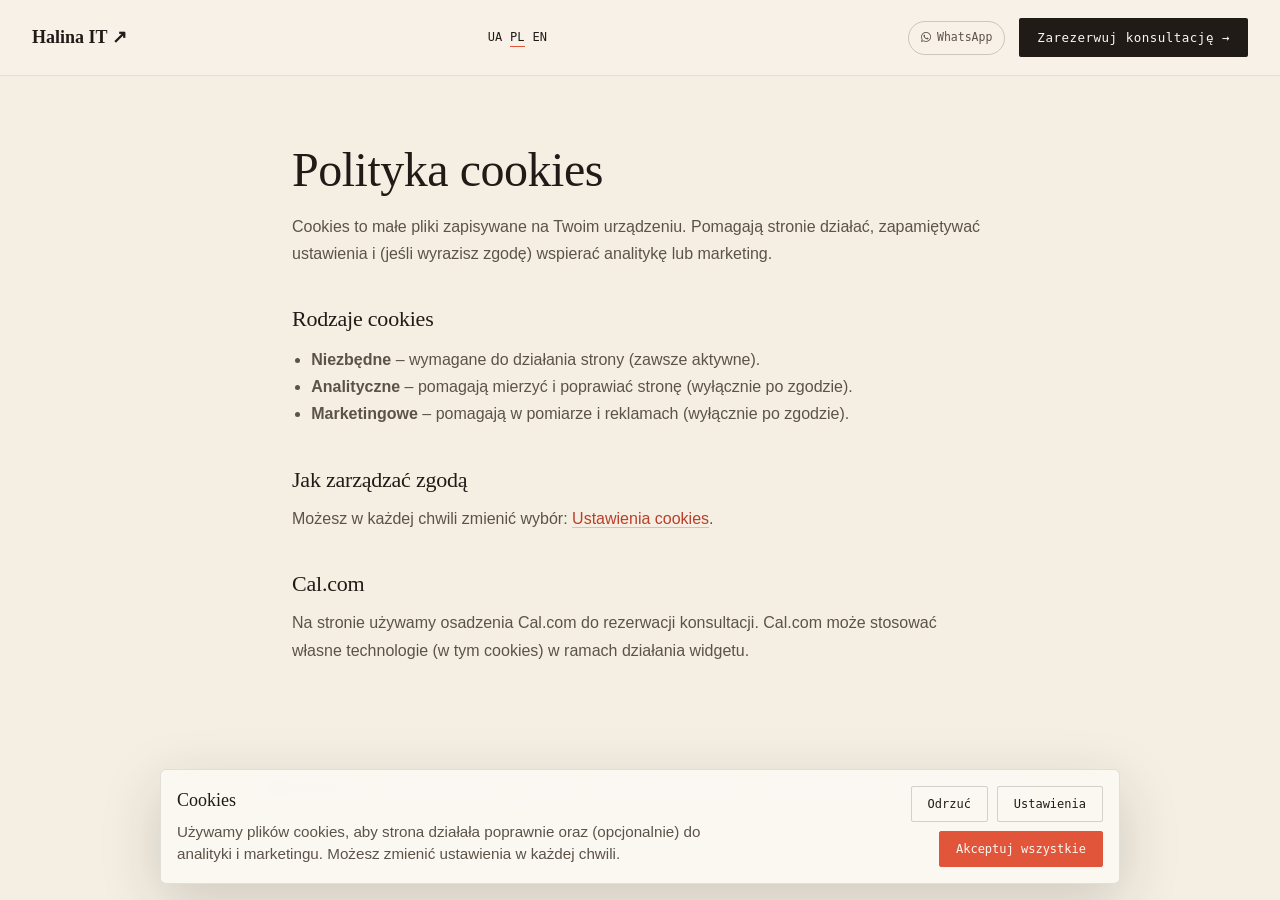
<file: pl/polityka-cookies.html>
<!doctype html>
<html lang="pl">
  <head>
    <meta charset="UTF-8" />
    <meta name="viewport" content="width=device-width, initial-scale=1.0" />
    <title>Polityka cookies | Halina IT</title>
    <meta
      name="description"
      content="Polityka cookies Halina IT – informacje o plikach cookies i ustawieniach zgody."
    />
    <meta name="robots" content="index,follow" />
    <meta name="theme-color" content="#FF5C35" />

    <link rel="icon" type="image/png" href="../images/icon.png" />
    <link rel="apple-touch-icon" href="../images/icon.png" />

    <link
      rel="canonical"
      href="https://halinait.com/pl/polityka-cookies.html"
    />
    <link
      rel="alternate"
      hreflang="pl"
      href="https://halinait.com/pl/polityka-cookies.html"
    />
    <link
      rel="alternate"
      hreflang="uk"
      href="https://halinait.com/ua/polityka-cookies.html"
    />
    <link
      rel="alternate"
      hreflang="en"
      href="https://halinait.com/en/polityka-cookies.html"
    />
    <link
      rel="alternate"
      hreflang="x-default"
      href="https://halinait.com/en/polityka-cookies.html"
    />

    
    <meta property="og:type" content="website" />
    <meta property="og:title" content="Polityka cookies | Halina IT" />
    <meta property="og:description" content="Polityka cookies Halina IT – informacje o plikach cookies i ustawieniach zgody." />
    <meta property="og:image" content="https://halinait.com/images/icon.png" />
    <meta property="og:url" content="https://halinait.com/pl/polityka-cookies.html" />
    <meta name="author" content="Halina IT" />
    <meta property="og:site_name" content="Halina IT" />
    <meta property="og:locale" content="pl_PL" />
    <meta property="og:locale:alternate" content="en_US" />
    <meta property="og:locale:alternate" content="uk_UA" />
    <meta property="og:image:secure_url" content="https://halinait.com/images/icon.png" />
    <meta property="og:image:alt" content="Halina IT logo" />
    <meta name="twitter:image:alt" content="Halina IT logo" />
    <meta name="twitter:card" content="summary" />
    <meta name="twitter:title" content="Polityka cookies | Halina IT" />
    <meta name="twitter:description" content="Polityka cookies Halina IT – informacje o plikach cookies i ustawieniach zgody." />
    <meta name="twitter:image" content="https://halinait.com/images/icon.png" />
<link rel="preconnect" href="https://fonts.googleapis.com" />
    <link rel="preconnect" href="https://fonts.gstatic.com" crossorigin />
    <link
      href="https://fonts.googleapis.com/css2?family=Syne:wght@400;600;700;800&family=DM+Sans:ital,wght@0,300;0,400;0,500;1,300&display=swap"
      rel="stylesheet"
    />
    <link
      href="https://fonts.googleapis.com/css2?family=Montserrat:wght@900&display=swap&subset=latin-ext"
      rel="stylesheet"
    />
    <link
      rel="stylesheet"
      href="https://cdnjs.cloudflare.com/ajax/libs/font-awesome/6.4.0/css/all.min.css"
    />

    <link rel="stylesheet" href="../styles.css" />
    <script src="../js/main.js" defer></script>
  </head>

  <body>
    <div class="cursor" id="cursor"></div>
    <div class="cursor-ring" id="cursorRing"></div>
    <div class="progress-bar" id="progressBar"></div>
    <nav>
      <div class="nav-left">
        <a href="../pl/" class="nav-logo">Halina IT ↗</a>
      </div>
      <div class="lang-switcher">
        <a href="../ua/polityka-cookies.html" class="lang-link">UA</a>
        <a href="../pl/polityka-cookies.html" class="lang-link active">PL</a>
        <a href="../en/polityka-cookies.html" class="lang-link">EN</a>
      </div>
      <div class="nav-actions">
        <a
          href="https://wa.me/48725530432"
          target="_blank"
          rel="noopener noreferrer"
          class="messenger-btn whatsapp"
          aria-label="WhatsApp"
          ><i class="fab fa-whatsapp"></i><span>WhatsApp</span></a
        >
        <a href="../pl/#kontakt" class="nav-cta">Zarezerwuj konsultację →</a>
      </div>
    </nav>

    <section class="section case-study-section-light" style="min-height: auto; padding: 9rem 0 4rem;">
      <div class="case-study-wrap">
        <h1 class="case-study-title" style="margin-bottom: 1rem;">Polityka cookies</h1>
        <p class="case-study-copy">
          Cookies to małe pliki zapisywane na Twoim urządzeniu. Pomagają stronie działać,
          zapamiętywać ustawienia i (jeśli wyrazisz zgodę) wspierać analitykę lub marketing.
        </p>

        <h2 class="case-study-h2" style="margin-top: 2.2rem;">Rodzaje cookies</h2>
        <ul class="case-study-copy" style="margin-top: 0.6rem; padding-left: 1.2rem;">
          <li><strong>Niezbędne</strong> – wymagane do działania strony (zawsze aktywne).</li>
          <li><strong>Analityczne</strong> – pomagają mierzyć i poprawiać stronę (wyłącznie po zgodzie).</li>
          <li><strong>Marketingowe</strong> – pomagają w pomiarze i reklamach (wyłącznie po zgodzie).</li>
        </ul>

        <h2 class="case-study-h2" style="margin-top: 2.2rem;">Jak zarządzać zgodą</h2>
        <p class="case-study-copy">
          Możesz w każdej chwili zmienić wybór:
          <a href="#" data-open-cookie-settings>Ustawienia cookies</a>.
        </p>

        <h2 class="case-study-h2" style="margin-top: 2.2rem;">Cal.com</h2>
        <p class="case-study-copy">
          Na stronie używamy osadzenia Cal.com do rezerwacji konsultacji. Cal.com może stosować własne
          technologie (w tym cookies) w ramach działania widgetu.
        </p>
      </div>
    </section>

    <footer>
      <p>
        © 2026 Halina IT ·
        <a href="mailto:halina.it.school@gmail.com">halina.it.school@gmail.com</a>
        · <a href="./polityka-prywatnosci.html">Polityka prywatności</a>
        · <a href="./polityka-cookies.html">Polityka cookies</a>
        · <a href="#" data-open-cookie-settings>Ustawienia cookies</a>
      </p>
    </footer>
  </body>
</html>
</file>
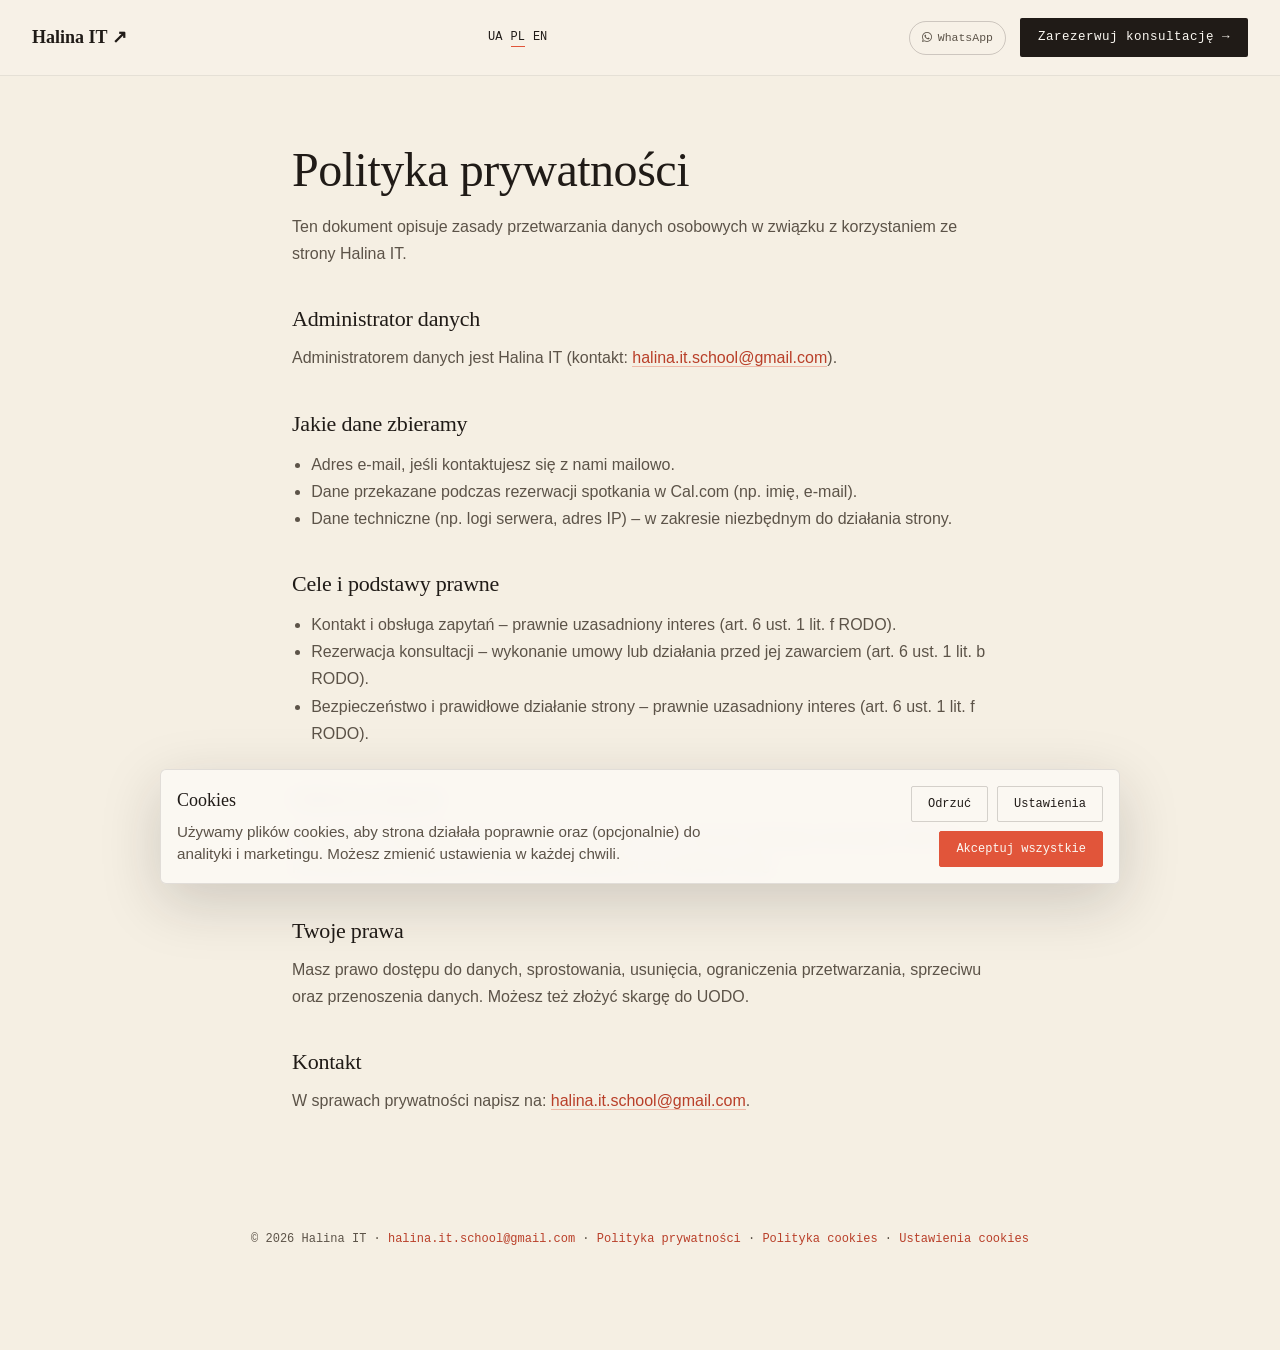
<file: pl/polityka-prywatnosci.html>
<!doctype html>
<html lang="pl">
  <head>
    <meta charset="UTF-8" />
    <meta name="viewport" content="width=device-width, initial-scale=1.0" />
    <title>Polityka prywatności | Halina IT</title>
    <meta
      name="description"
      content="Polityka prywatności Halina IT – informacje o przetwarzaniu danych osobowych."
    />
    <meta name="robots" content="index,follow" />
    <meta name="theme-color" content="#FF5C35" />

    <link rel="icon" type="image/png" href="../images/icon.png" />
    <link rel="apple-touch-icon" href="../images/icon.png" />

    <link
      rel="canonical"
      href="https://halinait.com/pl/polityka-prywatnosci.html"
    />
    <link
      rel="alternate"
      hreflang="pl"
      href="https://halinait.com/pl/polityka-prywatnosci.html"
    />
    <link
      rel="alternate"
      hreflang="uk"
      href="https://halinait.com/ua/polityka-prywatnosci.html"
    />
    <link
      rel="alternate"
      hreflang="en"
      href="https://halinait.com/en/polityka-prywatnosci.html"
    />
    <link
      rel="alternate"
      hreflang="x-default"
      href="https://halinait.com/en/polityka-prywatnosci.html"
    />

    
    <meta property="og:type" content="website" />
    <meta property="og:title" content="Polityka prywatności | Halina IT" />
    <meta property="og:description" content="Polityka prywatności Halina IT – informacje o przetwarzaniu danych osobowych." />
    <meta property="og:image" content="https://halinait.com/images/icon.png" />
    <meta property="og:url" content="https://halinait.com/pl/polityka-prywatnosci.html" />
    <meta name="author" content="Halina IT" />
    <meta property="og:site_name" content="Halina IT" />
    <meta property="og:locale" content="pl_PL" />
    <meta property="og:locale:alternate" content="en_US" />
    <meta property="og:locale:alternate" content="uk_UA" />
    <meta property="og:image:secure_url" content="https://halinait.com/images/icon.png" />
    <meta property="og:image:alt" content="Halina IT logo" />
    <meta name="twitter:image:alt" content="Halina IT logo" />
    <meta name="twitter:card" content="summary" />
    <meta name="twitter:title" content="Polityka prywatności | Halina IT" />
    <meta name="twitter:description" content="Polityka prywatności Halina IT – informacje o przetwarzaniu danych osobowych." />
    <meta name="twitter:image" content="https://halinait.com/images/icon.png" />
<link rel="preconnect" href="https://fonts.googleapis.com" />
    <link rel="preconnect" href="https://fonts.gstatic.com" crossorigin />
    <link
      href="https://fonts.googleapis.com/css2?family=Syne:wght@400;600;700;800&family=DM+Sans:ital,wght@0,300;0,400;0,500;1,300&display=swap"
      rel="stylesheet"
    />
    <link
      href="https://fonts.googleapis.com/css2?family=Montserrat:wght@900&display=swap&subset=latin-ext"
      rel="stylesheet"
    />
    <link
      rel="stylesheet"
      href="https://cdnjs.cloudflare.com/ajax/libs/font-awesome/6.4.0/css/all.min.css"
    />

    <link rel="stylesheet" href="../styles.css" />
    <script src="../js/main.js" defer></script>
  </head>

  <body>
    <div class="cursor" id="cursor"></div>
    <div class="cursor-ring" id="cursorRing"></div>
    <div class="progress-bar" id="progressBar"></div>
    <nav>
      <div class="nav-left">
        <a href="../pl/" class="nav-logo">Halina IT ↗</a>
      </div>
      <div class="lang-switcher">
        <a href="../ua/polityka-prywatnosci.html" class="lang-link">UA</a>
        <a href="../pl/polityka-prywatnosci.html" class="lang-link active">PL</a>
        <a href="../en/polityka-prywatnosci.html" class="lang-link">EN</a>
      </div>
      <div class="nav-actions">
        <a
          href="https://wa.me/48725530432"
          target="_blank"
          rel="noopener noreferrer"
          class="messenger-btn whatsapp"
          aria-label="WhatsApp"
          ><i class="fab fa-whatsapp"></i><span>WhatsApp</span></a
        >
        <a href="../pl/#kontakt" class="nav-cta">Zarezerwuj konsultację →</a>
      </div>
    </nav>

    <section class="section case-study-section-light" style="min-height: auto; padding: 9rem 0 4rem;">
      <div class="case-study-wrap">
        <h1 class="case-study-title" style="margin-bottom: 1rem;">
          Polityka prywatności
        </h1>
        <p class="case-study-copy">
          Ten dokument opisuje zasady przetwarzania danych osobowych w związku z
          korzystaniem ze strony Halina IT.
        </p>

        <h2 class="case-study-h2" style="margin-top: 2.2rem;">Administrator danych</h2>
        <p class="case-study-copy">
          Administratorem danych jest Halina IT (kontakt:
          <a href="mailto:halina.it.school@gmail.com">halina.it.school@gmail.com</a>).
        </p>

        <h2 class="case-study-h2" style="margin-top: 2.2rem;">Jakie dane zbieramy</h2>
        <ul class="case-study-copy" style="margin-top: 0.6rem; padding-left: 1.2rem;">
          <li>Adres e-mail, jeśli kontaktujesz się z nami mailowo.</li>
          <li>Dane przekazane podczas rezerwacji spotkania w Cal.com (np. imię, e-mail).</li>
          <li>Dane techniczne (np. logi serwera, adres IP) – w zakresie niezbędnym do działania strony.</li>
        </ul>

        <h2 class="case-study-h2" style="margin-top: 2.2rem;">Cele i podstawy prawne</h2>
        <ul class="case-study-copy" style="margin-top: 0.6rem; padding-left: 1.2rem;">
          <li>Kontakt i obsługa zapytań – prawnie uzasadniony interes (art. 6 ust. 1 lit. f RODO).</li>
          <li>Rezerwacja konsultacji – wykonanie umowy lub działania przed jej zawarciem (art. 6 ust. 1 lit. b RODO).</li>
          <li>Bezpieczeństwo i prawidłowe działanie strony – prawnie uzasadniony interes (art. 6 ust. 1 lit. f RODO).</li>
        </ul>

        <h2 class="case-study-h2" style="margin-top: 2.2rem;">Odbiorcy danych</h2>
        <p class="case-study-copy">
          Korzystamy z podmiotów przetwarzających dane, m.in. Cal.com (obsługa rezerwacji).
          Dane są przekazywane wyłącznie w zakresie niezbędnym do realizacji usług.
        </p>

        <h2 class="case-study-h2" style="margin-top: 2.2rem;">Twoje prawa</h2>
        <p class="case-study-copy">
          Masz prawo dostępu do danych, sprostowania, usunięcia, ograniczenia przetwarzania,
          sprzeciwu oraz przenoszenia danych. Możesz też złożyć skargę do UODO.
        </p>

        <h2 class="case-study-h2" style="margin-top: 2.2rem;">Kontakt</h2>
        <p class="case-study-copy">
          W sprawach prywatności napisz na:
          <a href="mailto:halina.it.school@gmail.com">halina.it.school@gmail.com</a>.
        </p>
      </div>
    </section>

    <footer>
      <p>
        © 2026 Halina IT ·
        <a href="mailto:halina.it.school@gmail.com">halina.it.school@gmail.com</a>
        · <a href="./polityka-prywatnosci.html">Polityka prywatności</a>
        · <a href="./polityka-cookies.html">Polityka cookies</a>
        · <a href="#" data-open-cookie-settings>Ustawienia cookies</a>
      </p>
    </footer>
  </body>
</html>
</file>
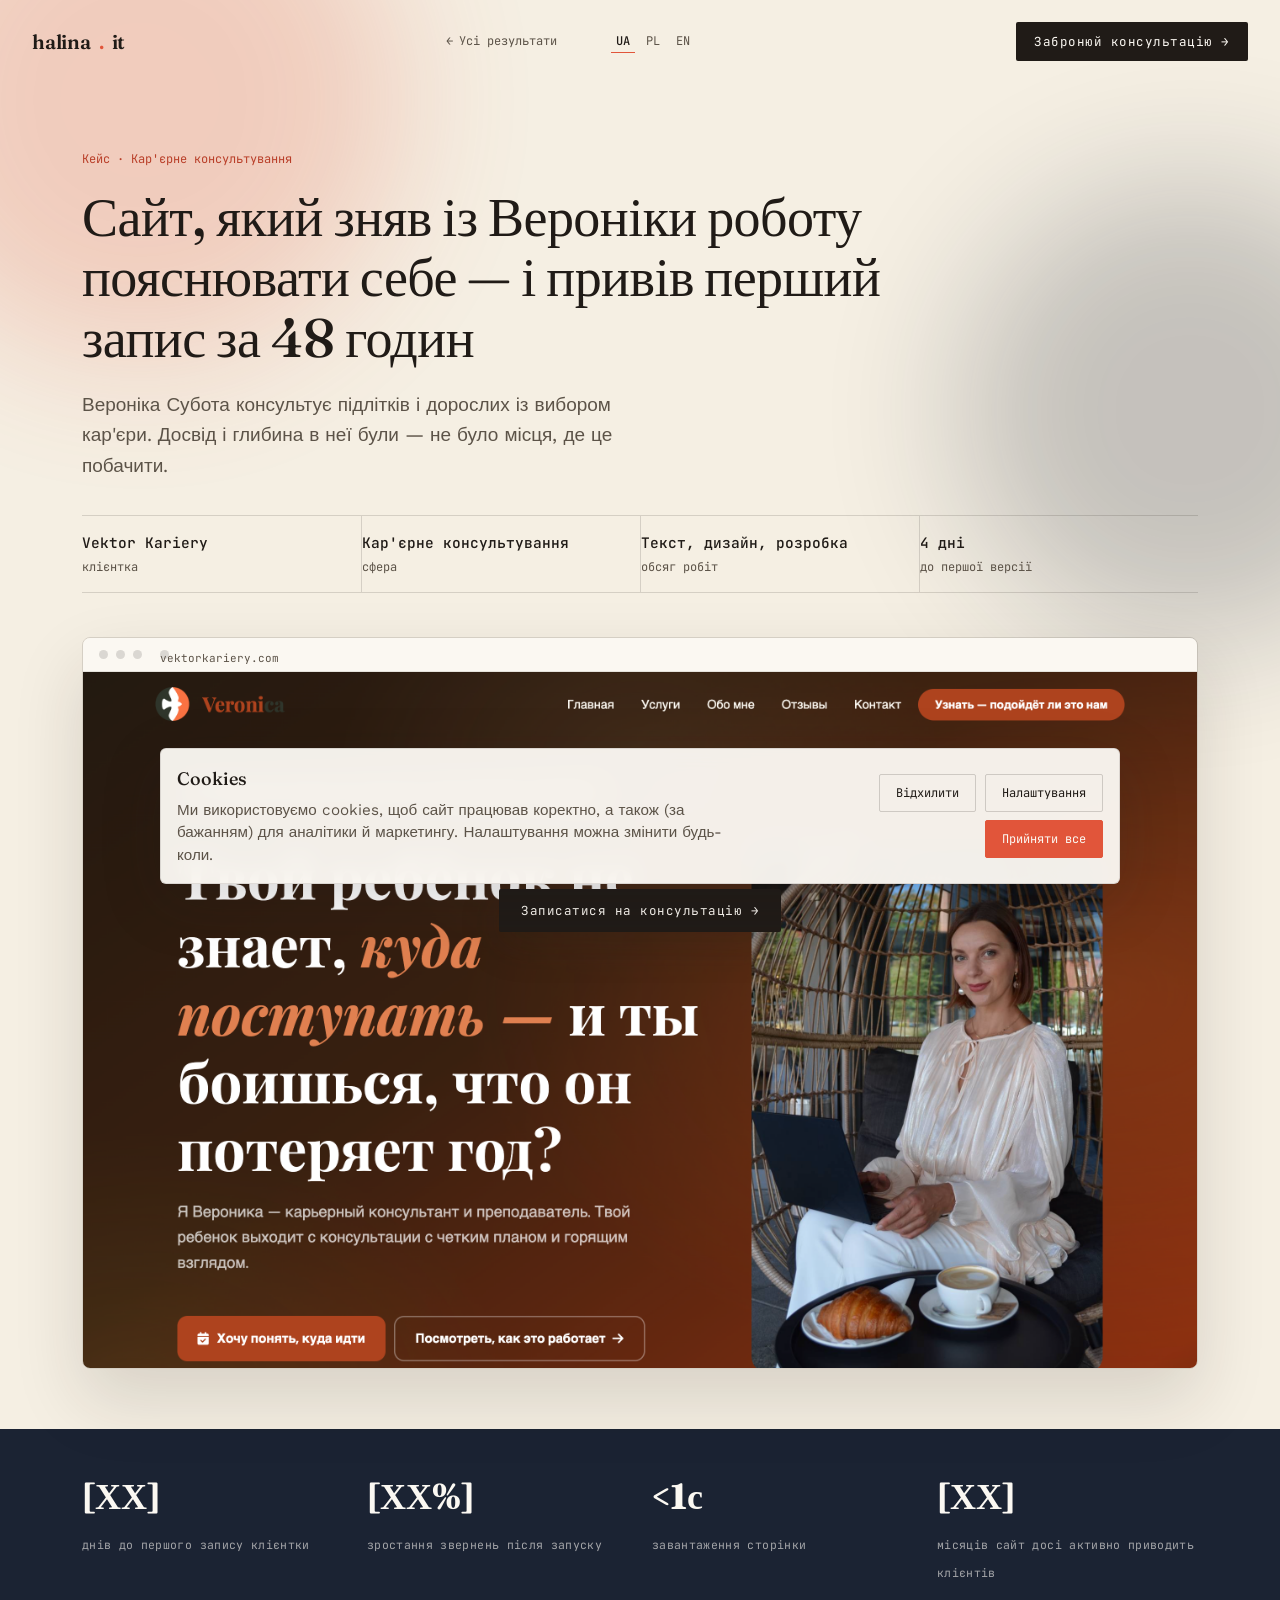
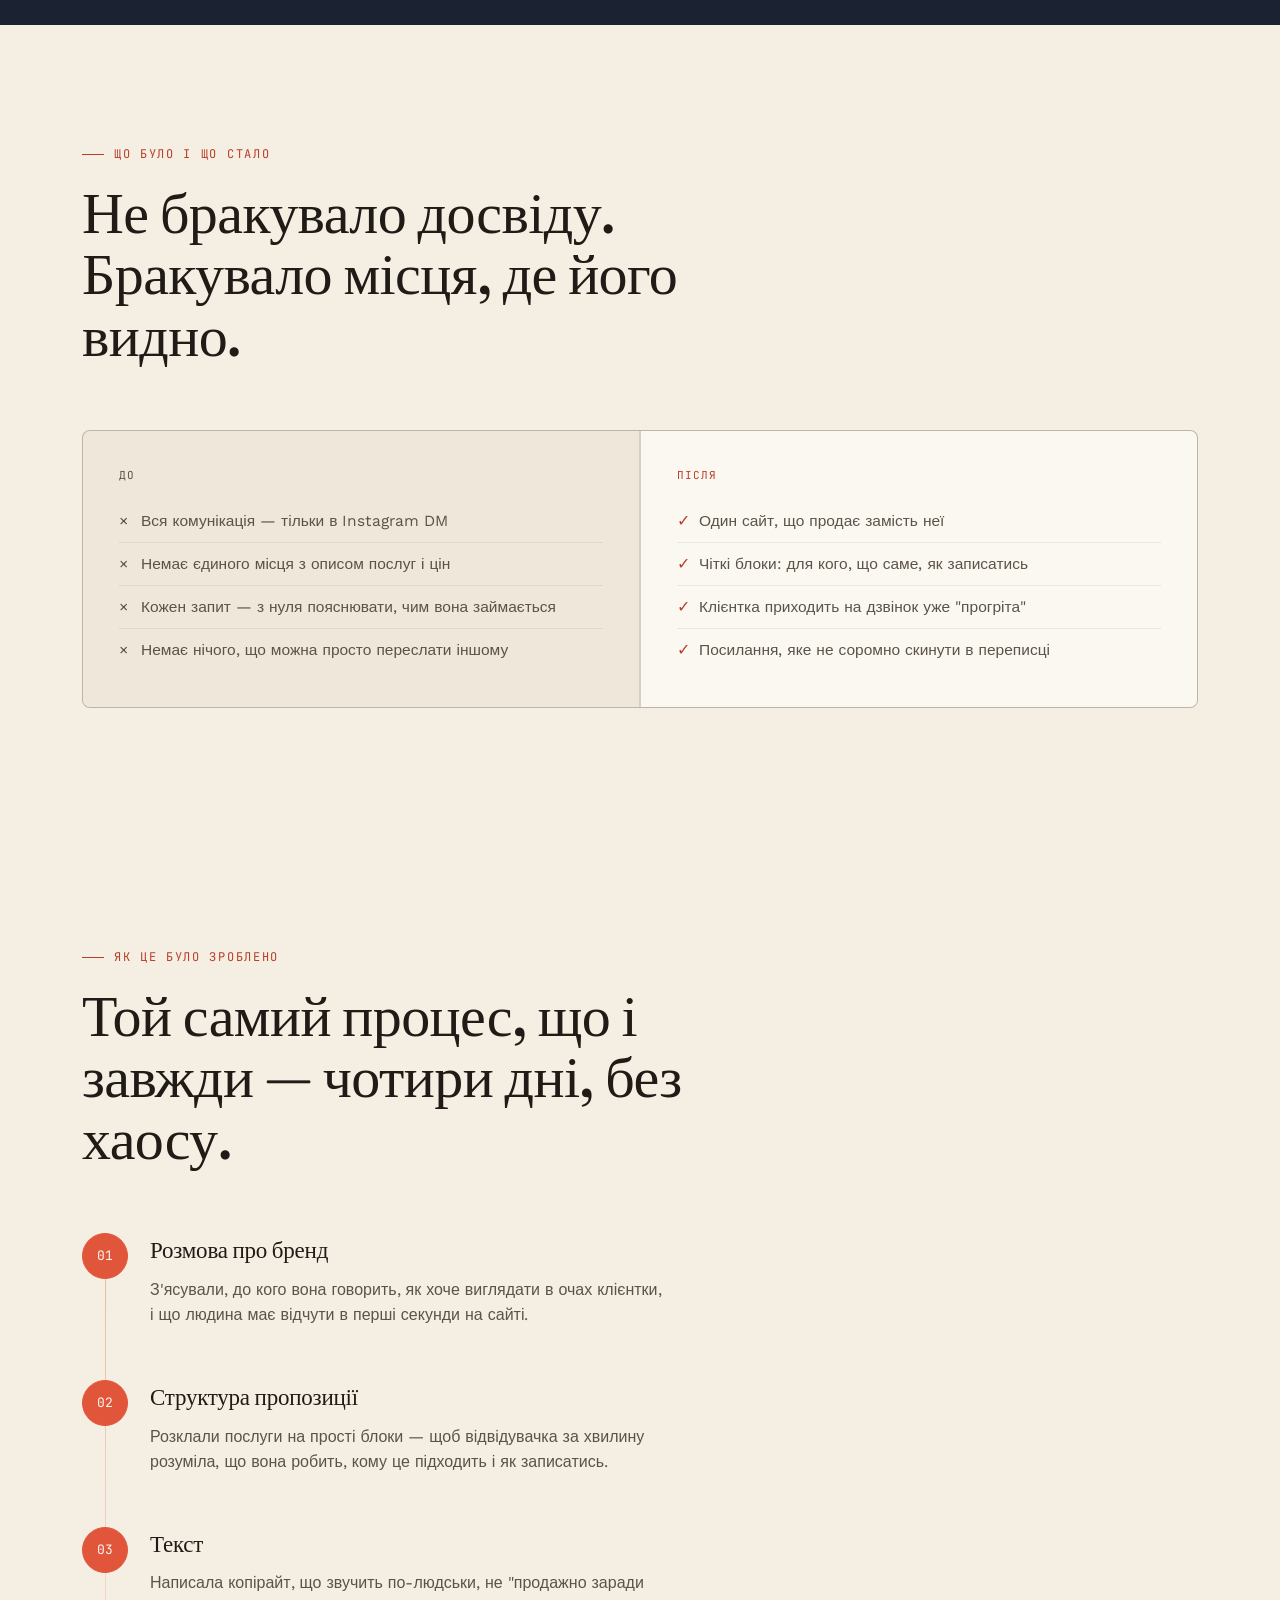
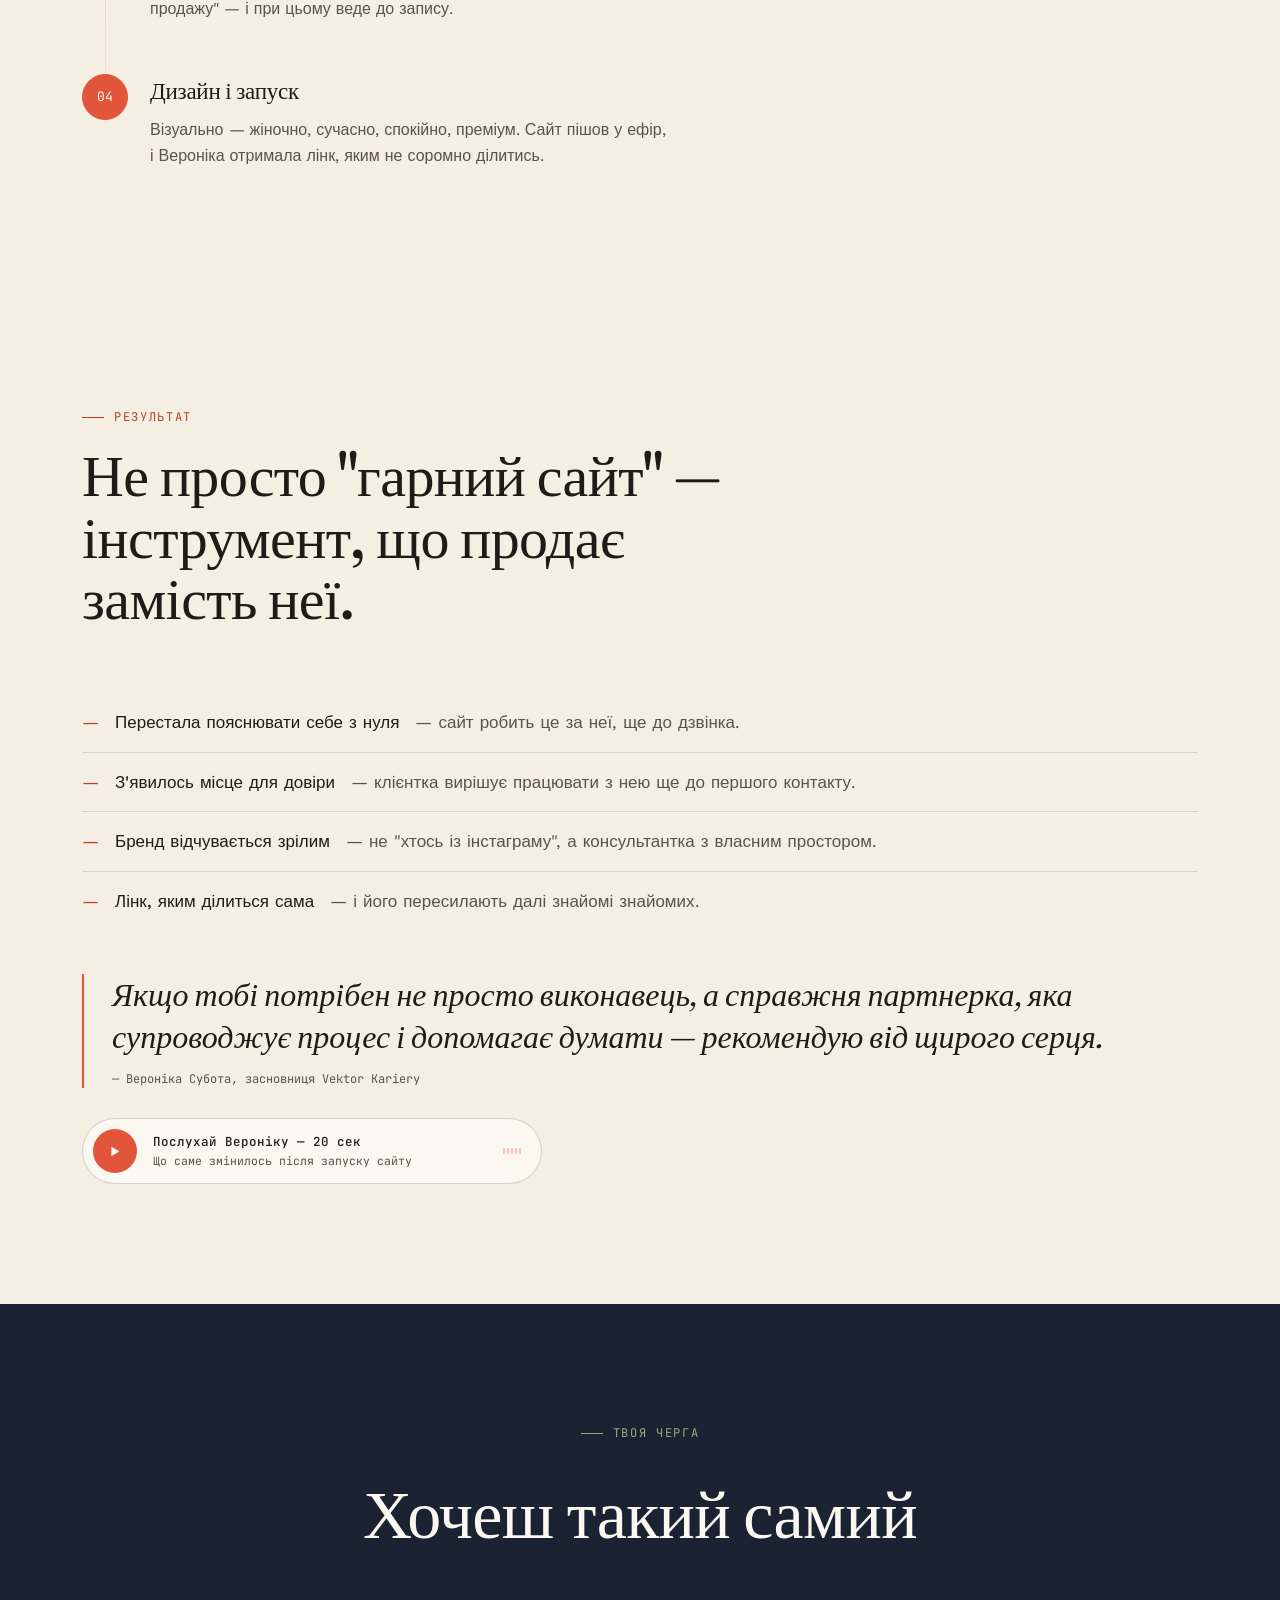
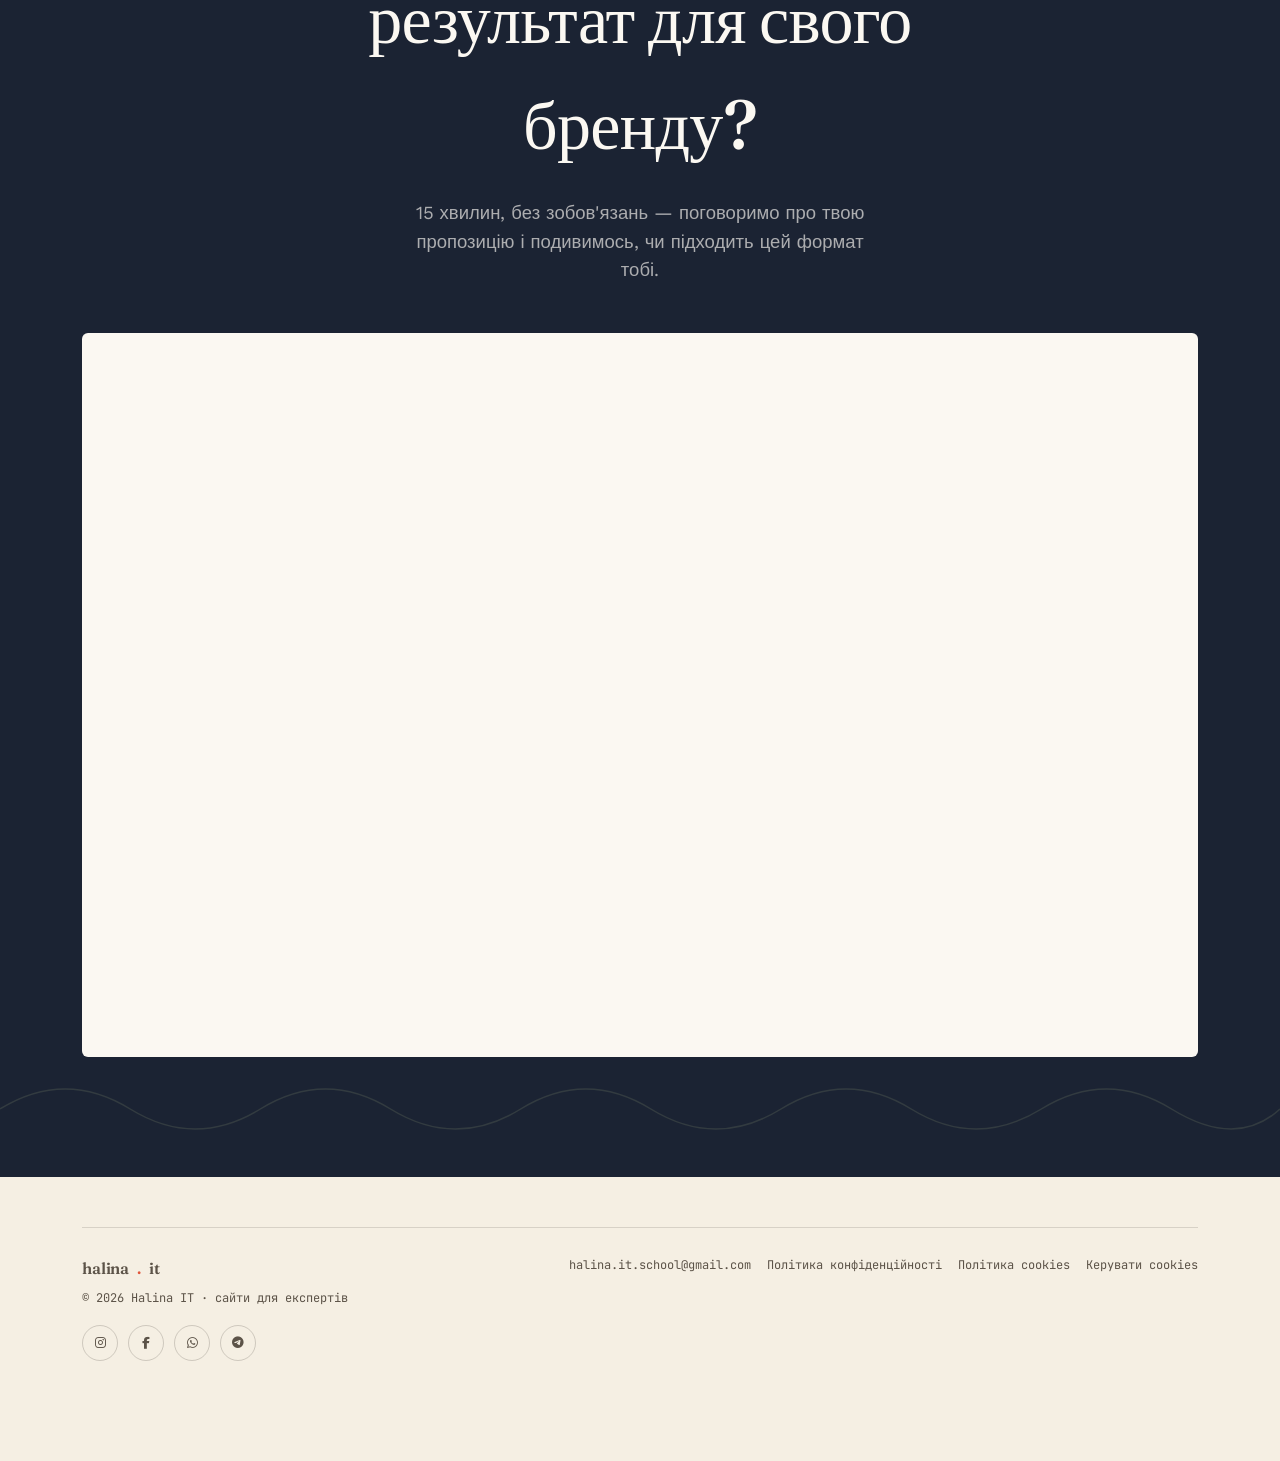
<file: ua/case-study-vektor-kariery.html>
<!DOCTYPE html>
<html lang="uk">
<head>
<meta charset="utf-8"/>
<meta content="width=device-width, initial-scale=1.0" name="viewport"/>
<title>Кейс Vektor Kariery | Halina IT</title>
<meta content="Кейс: як сайт Vektor Kariery зняв із клієнтки роботу пояснювати себе — і привів перший запис за 48 годин." name="description"/>
<meta content="index,follow" name="robots"/>
<meta content="#E1553A" name="theme-color"/>
<link href="../images/icon.png" rel="icon" type="image/png"/>
<link href="../images/icon.png" rel="apple-touch-icon"/>
<link href="https://halinait.com/ua/case-study-vektor-kariery.html" rel="canonical"/>
<link href="https://halinait.com/pl/case-study-vektor-kariery.html" hreflang="pl" rel="alternate"/>
<link href="https://halinait.com/ua/case-study-vektor-kariery.html" hreflang="uk" rel="alternate"/>
<link href="https://halinait.com/en/case-study-vektor-kariery.html" hreflang="en" rel="alternate"/>
<link href="https://halinait.com/en/case-study-vektor-kariery.html" hreflang="x-default" rel="alternate"/>
<meta content="article" property="og:type"/>
<meta content="Кейс Vektor Kariery | Halina IT" property="og:title"/>
<meta content="Кейс: як сайт Vektor Kariery зняв із клієнтки роботу пояснювати себе — і привів перший запис за 48 годин." property="og:description"/>
<meta content="https://halinait.com/images/veronika-hero.png" property="og:image"/>
<meta content="https://halinait.com/ua/case-study-vektor-kariery.html" property="og:url"/>
<meta content="summary_large_image" name="twitter:card"/>
<meta content="Кейс Vektor Kariery | Halina IT" name="twitter:title"/>
<meta content="Кейс: як сайт Vektor Kariery зняв із клієнтки роботу пояснювати себе — і привів перший запис за 48 годин." name="twitter:description"/>
<meta content="https://halinait.com/images/veronika-hero.png" name="twitter:image"/>
    <meta name="author" content="Halina IT" />
    <meta property="og:site_name" content="Halina IT" />
    <meta property="og:locale" content="uk_UA" />
    <meta property="og:locale:alternate" content="pl_PL" />
    <meta property="og:locale:alternate" content="en_US" />
    <meta property="og:image:secure_url" content="https://halinait.com/images/veronika-hero.png" />
    <meta property="og:image:alt" content="Case study Vektor Kariery – Halina IT" />
    <meta name="twitter:image:alt" content="Case study Vektor Kariery – Halina IT" />

    <script type="application/ld+json">
{
  "@context": "https://schema.org",
  "@type": "Article",
  "headline": "Кейс Vektor Kariery",
  "description": "Кейс: як сайт Vektor Kariery зняв із клієнтки роботу пояснювати себе — і привів перший запис за 48 годин.",
  "url": "https://halinait.com/ua/case-study-vektor-kariery.html",
  "image": "https://halinait.com/images/veronika-hero.png",
  "author": {
    "@type": "Organization",
    "name": "Halina IT",
    "url": "https://halinait.com/"
  },
  "publisher": {
    "@type": "Organization",
    "name": "Halina IT",
    "logo": {
      "@type": "ImageObject",
      "url": "https://halinait.com/images/icon.png"
    }
  },
  "inLanguage": "uk"
}
    </script>

<link href="https://fonts.googleapis.com" rel="preconnect"/>
<link crossorigin="" href="https://fonts.gstatic.com" rel="preconnect"/>
<link href="https://fonts.googleapis.com/css2?family=Fraunces:ital,opsz,wght@0,9..144,300;0,9..144,400;0,9..144,500;0,9..144,600;0,9..144,700;1,9..144,400;1,9..144,500&family=Work+Sans:wght@300;400;500;600&family=JetBrains+Mono:wght@400;500&display=swap" rel="stylesheet"/>
<link href="https://cdnjs.cloudflare.com/ajax/libs/font-awesome/6.4.0/css/all.min.css" rel="stylesheet"/>
<link href="../styles.css" rel="stylesheet"/>
<script defer="" src="../js/main.js"></script>
</head>
<body class="case-study-page">

<div class="aurora"><span class="b1"></span><span class="b2"></span></div>

<header id="header">
  <a class="logo" href="../ua/">halina<em>.</em>it</a>
  <div class="case-nav-mid">
    <a class="back-link" href="../ua/#results">← <span class="back-label">Усі результати</span></a>
    <div class="lang">
      <a class="active" data-lang-link="ua" href="../ua/case-study-vektor-kariery.html">UA</a>
      <a data-lang-link="pl" href="../pl/case-study-vektor-kariery.html">PL</a>
      <a data-lang-link="en" href="../en/case-study-vektor-kariery.html">EN</a>
    </div>
  </div>
  <a class="nav-cta" href="#kontakt">Забронюй консультацію →</a>
</header>

<main>
  <section class="case-hero">
    <div class="wrap">
      <p class="case-tag reveal">Кейс · Кар'єрне консультування</p>
      <h1 class="reveal">Сайт, який зняв із Вероніки роботу пояснювати себе — і привів перший запис за 48 годин</h1>
      <p class="lead reveal">Вероніка Субота консультує підлітків і дорослих із вибором кар'єри. Досвід і глибина в неї були — не було місця, де це побачити.</p>

      <div class="meta-row reveal">
        <div class="meta-item"><b><a class="case-study-client-link" href="https://vektorkariery.com" rel="noopener noreferrer" target="_blank">Vektor Kariery</a></b>клієнтка</div>
        <div class="meta-item"><b>Кар'єрне консультування</b>сфера</div>
        <div class="meta-item"><b>Текст, дизайн, розробка</b>обсяг робіт</div>
        <div class="meta-item"><b>4 дні</b>до першої версії</div>
      </div>

      <div class="browser-frame reveal">
        <div class="browser-bar"><span></span><span></span><span></span><span class="url">vektorkariery.com</span></div>
        <div class="browser-body"><img alt="Vektor Kariery — прев'ю сайту" onerror="this.onerror=null;this.src='../images/veronica.png';" src="../images/veronika-hero.png"/></div>
      </div>
    </div>
  </section>

  <div class="stat-bar">
    <div class="wrap">
      <div class="stat-grid reveal">
        <div class="stat"><b>[ХХ]</b><span>днів до першого запису клієнтки</span></div>
        <div class="stat"><b>[ХХ%]</b><span>зростання звернень після запуску</span></div>
        <div class="stat"><b>&lt;1с</b><span>завантаження сторінки</span></div>
        <div class="stat"><b>[ХХ]</b><span>місяців сайт досі активно приводить клієнтів</span></div>
      </div>
    </div>
  </div>

  <section id="before-after">
    <div class="wrap">
      <div class="section-head reveal">
        <p class="eyebrow">Що було і що стало</p>
        <h2>Не бракувало досвіду. Бракувало місця, де його видно.</h2>
      </div>
      <div class="ba-grid reveal">
        <div class="ba-col before">
          <p class="ba-tag">До</p>
          <ul>
            <li>Вся комунікація — тільки в Instagram DM</li>
            <li>Немає єдиного місця з описом послуг і цін</li>
            <li>Кожен запит — з нуля пояснювати, чим вона займається</li>
            <li>Немає нічого, що можна просто переслати іншому</li>
          </ul>
        </div>
        <div class="ba-col after">
          <p class="ba-tag">Після</p>
          <ul>
            <li>Один сайт, що продає замість неї</li>
            <li>Чіткі блоки: для кого, що саме, як записатись</li>
            <li>Клієнтка приходить на дзвінок уже "прогріта"</li>
            <li>Посилання, яке не соромно скинути в переписці</li>
          </ul>
        </div>
      </div>
    </div>
  </section>

  <section id="process">
    <div class="wrap">
      <div class="section-head reveal">
        <p class="eyebrow">Як це було зроблено</p>
        <h2>Той самий процес, що і завжди — чотири дні, без хаосу.</h2>
      </div>
      <div class="process-rail reveal">
        <div class="rail-node">
          <div class="rail-dot">01</div>
          <h3>Розмова про бренд</h3>
          <p>З'ясували, до кого вона говорить, як хоче виглядати в очах клієнтки, і що людина має відчути в перші секунди на сайті.</p>
        </div>
        <div class="rail-node">
          <div class="rail-dot">02</div>
          <h3>Структура пропозиції</h3>
          <p>Розклали послуги на прості блоки — щоб відвідувачка за хвилину розуміла, що вона робить, кому це підходить і як записатись.</p>
        </div>
        <div class="rail-node">
          <div class="rail-dot">03</div>
          <h3>Текст</h3>
          <p>Написала копірайт, що звучить по-людськи, не "продажно заради продажу" — і при цьому веде до запису.</p>
        </div>
        <div class="rail-node">
          <div class="rail-dot">04</div>
          <h3>Дизайн і запуск</h3>
          <p>Візуально — жіночно, сучасно, спокійно, преміум. Сайт пішов у ефір, і Вероніка отримала лінк, яким не соромно ділитись.</p>
        </div>
      </div>
    </div>
  </section>

  <section id="result">
    <div class="wrap">
      <div class="section-head reveal">
        <p class="eyebrow">Результат</p>
        <h2>Не просто "гарний сайт" — інструмент, що продає замість неї.</h2>
      </div>

      <ul class="result-list reveal">
        <li><b>Перестала пояснювати себе з нуля</b> — сайт робить це за неї, ще до дзвінка.</li>
        <li><b>З'явилось місце для довіри</b> — клієнтка вирішує працювати з нею ще до першого контакту.</li>
        <li><b>Бренд відчувається зрілим</b> — не "хтось із інстаграму", а консультантка з власним простором.</li>
        <li><b>Лінк, яким ділиться сама</b> — і його пересилають далі знайомі знайомих.</li>
      </ul>

      <blockquote class="pull reveal">Якщо тобі потрібен не просто виконавець, а справжня партнерка, яка супроводжує процес і допомагає думати — рекомендую від щирого серця.
        <span>— Вероніка Субота, засновниця Vektor Kariery</span>
      </blockquote>

      <div class="voice-card reveal" id="voiceCard">
        <button class="voice-play" id="voicePlay" type="button" aria-label="Відтворити голосове повідомлення">▶</button>
        <div class="voice-meta"><b>Послухай Вероніку — 20 сек</b>Що саме змінилось після запуску сайту</div>
        <div class="voice-bars"><span></span><span></span><span></span><span></span><span></span></div>
        <audio id="voiceAudio" preload="none"><!-- Заміни на справжній голосовий запис Вероніки --></audio>
      </div>
    </div>
  </section>

  <section id="kontakt" class="final on-dark">
    <div class="wrap reveal">
      <p class="eyebrow" style="justify-content:center;">Твоя черга</p>
      <h2>Хочеш такий самий результат для свого бренду?</h2>
      <p class="lead">15 хвилин, без зобов'язань — поговоримо про твою пропозицію і подивимось, чи підходить цей формат тобі.</p>
      <div class="cal-wrap">
        <div id="my-cal-inline-15min"></div>
      </div>
    </div>
    <div class="final-wave"><svg viewBox="0 0 1180 120" preserveAspectRatio="none"><path d="M0,60 Q60,20 120,60 T240,60 T360,60 T480,60 T600,60 T720,60 T840,60 T960,60 T1080,60 T1180,60"/></svg></div>
  </section>
</main>

<footer>
  <div class="wrap">
    <div class="foot-row">
      <div>
        <div class="logo" style="font-size: 16px; margin-bottom: 8px">halina<em>.</em>it</div>
        © 2026 Halina IT · сайти для експертів
      </div>
      <div class="foot-links">
        <a href="mailto:halina.it.school@gmail.com">halina.it.school@gmail.com</a>
        <a href="./polityka-prywatnosci.html">Політика конфіденційності</a>
        <a href="./polityka-cookies.html">Політика cookies</a>
        <a href="#" data-open-cookie-settings>Керувати cookies</a>
      </div>
    </div>
    <div class="foot-social">
      <a href="https://www.instagram.com/halina_itschool/" target="_blank" rel="noopener noreferrer" aria-label="Instagram Halina IT"><i class="fab fa-instagram"></i></a>
      <a href="https://www.facebook.com/profile.php?id=61577783421422" target="_blank" rel="noopener noreferrer" aria-label="Facebook Halina IT"><i class="fab fa-facebook-f"></i></a>
      <a href="https://wa.me/48725530432" target="_blank" rel="noopener noreferrer" aria-label="WhatsApp"><i class="fab fa-whatsapp"></i></a>
      <a href="https://t.me/HalynaMyk" target="_blank" rel="noopener noreferrer" aria-label="Telegram"><i class="fab fa-telegram-plane"></i></a>
    </div>
  </div>
</footer>

<a class="sticky-cta hidden" href="#kontakt" id="stickyCta">Записатися на консультацію →</a>

<script type="text/javascript">
      (function (C, A, L) {
        let p = function (a, ar) {
          a.q.push(ar);
        };
        let d = C.document;
        C.Cal =
          C.Cal ||
          function () {
            let cal = C.Cal;
            let ar = arguments;
            if (!cal.loaded) {
              cal.ns = {};
              cal.q = cal.q || [];
              d.head.appendChild(d.createElement("script")).src = A;
              cal.loaded = true;
            }
            if (ar[0] === L) {
              const api = function () {
                p(api, arguments);
              };
              const namespace = ar[1];
              api.q = api.q || [];
              if (typeof namespace === "string") {
                cal.ns[namespace] = cal.ns[namespace] || api;
                p(cal.ns[namespace], ar);
                p(cal, ["initNamespace", namespace]);
              } else p(cal, ar);
              return;
            }
            p(cal, ar);
          };
      })(window, "https://app.cal.com/embed/embed.js", "init");
      Cal("init", "15min", { origin: "https://app.cal.com" });

      Cal.ns["15min"]("inline", {
        elementOrSelector: "#my-cal-inline-15min",
        config: {
          layout: "month_view",
          useSlotsViewOnSmallScreen: "true",
          theme: "light",
        },
        calLink: "halina-it-school-qwzxut/15min",
      });

      Cal.ns["15min"]("ui", {
        theme: "light",
        cssVarsPerTheme: {
          light: { "cal-brand": "#E1553A" },
          dark: { "cal-brand": "#FBF8F3" },
        },
        hideEventTypeDetails: false,
        layout: "month_view",
      });
    </script>
</body>
</html>
</file>
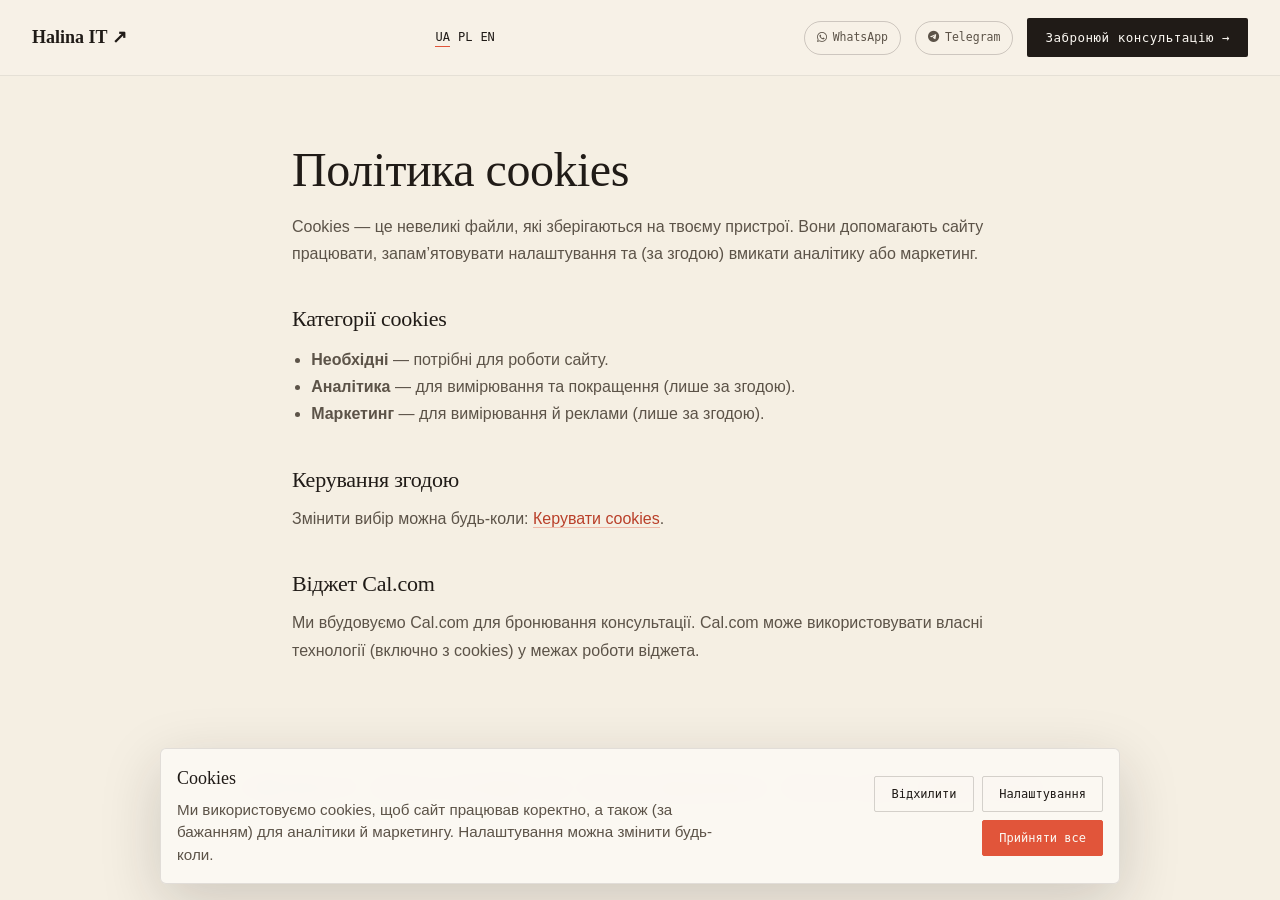
<file: ua/polityka-cookies.html>
<!DOCTYPE html>
<html lang="uk">
<head>
<meta charset="utf-8"/>
<meta content="width=device-width, initial-scale=1.0" name="viewport"/>
<title>Політика cookies | Halina IT</title>
<meta content="Політика cookies Halina IT – інформація про cookies та налаштування згоди." name="description"/>
<meta content="index,follow" name="robots"/>
<meta content="#FF5C35" name="theme-color"/>
<link href="../images/icon.png" rel="icon" type="image/png"/>
<link href="../images/icon.png" rel="apple-touch-icon"/>
<link href="https://halinait.com/ua/polityka-cookies.html" rel="canonical"/>
<link href="https://halinait.com/pl/polityka-cookies.html" hreflang="pl" rel="alternate"/>
<link href="https://halinait.com/ua/polityka-cookies.html" hreflang="uk" rel="alternate"/>
<link href="https://halinait.com/en/polityka-cookies.html" hreflang="en" rel="alternate"/>
<link href="https://halinait.com/en/polityka-cookies.html" hreflang="x-default" rel="alternate"/>

    <meta property="og:type" content="website" />
    <meta property="og:title" content="Політика cookies | Halina IT" />
    <meta property="og:description" content="Політика cookies Halina IT – інформація про cookies та налаштування згоди." />
    <meta property="og:image" content="https://halinait.com/images/icon.png" />
    <meta property="og:url" content="https://halinait.com/ua/polityka-cookies.html" />
    <meta name="author" content="Halina IT" />
    <meta property="og:site_name" content="Halina IT" />
    <meta property="og:locale" content="uk_UA" />
    <meta property="og:locale:alternate" content="pl_PL" />
    <meta property="og:locale:alternate" content="en_US" />
    <meta property="og:image:secure_url" content="https://halinait.com/images/icon.png" />
    <meta property="og:image:alt" content="Halina IT logo" />
    <meta name="twitter:image:alt" content="Halina IT logo" />
    <meta name="twitter:card" content="summary" />
    <meta name="twitter:title" content="Політика cookies | Halina IT" />
    <meta name="twitter:description" content="Політика cookies Halina IT – інформація про cookies та налаштування згоди." />
    <meta name="twitter:image" content="https://halinait.com/images/icon.png" />
<link href="https://fonts.googleapis.com" rel="preconnect"/>
<link crossorigin="" href="https://fonts.gstatic.com" rel="preconnect"/>
<link href="https://fonts.googleapis.com/css2?family=Syne:wght@400;600;700;800&amp;family=DM+Sans:ital,wght@0,300;0,400;0,500;1,300&amp;display=swap" rel="stylesheet"/>
<link href="https://fonts.googleapis.com/css2?family=Montserrat:wght@900&amp;display=swap&amp;subset=latin-ext" rel="stylesheet"/>
<link href="https://cdnjs.cloudflare.com/ajax/libs/font-awesome/6.4.0/css/all.min.css" rel="stylesheet"/>
<link href="../styles.css" rel="stylesheet"/>
<script defer="" src="../js/main.js"></script>
</head>
<body>
<div class="cursor" id="cursor"></div>
<div class="cursor-ring" id="cursorRing"></div>
<div class="progress-bar" id="progressBar"></div>
<nav>
<div class="nav-left">
<a class="nav-logo" href="../ua/">Halina IT ↗</a>
</div>
<div class="lang-switcher">
<a class="lang-link active" href="../ua/polityka-cookies.html">UA</a>
<a class="lang-link" href="../pl/polityka-cookies.html">PL</a>
<a class="lang-link" href="../en/polityka-cookies.html">EN</a>
</div>
<div class="nav-actions">
<a aria-label="WhatsApp" class="messenger-btn whatsapp" href="https://wa.me/48725530432" rel="noopener noreferrer" target="_blank"><i class="fab fa-whatsapp"></i><span>WhatsApp</span></a>
<a aria-label="Telegram" class="messenger-btn telegram" href="https://t.me/HalynaMyk" rel="noopener noreferrer" target="_blank"><i class="fab fa-telegram-plane"></i><span>Telegram</span></a>
<a class="nav-cta" href="../ua/#kontakt">Забронюй консультацію →</a>
</div>
</nav>
<section class="section case-study-section-light" style="min-height: auto; padding: 9rem 0 4rem;">
<div class="case-study-wrap">
<h1 class="case-study-title" style="margin-bottom: 1rem;">Політика cookies</h1>
<p class="case-study-copy">
Cookies — це невеликі файли, які зберігаються на твоєму пристрої. Вони допомагають сайту працювати, запам’ятовувати налаштування та (за згодою) вмикати аналітику або маркетинг.
</p>
<h2 class="case-study-h2" style="margin-top: 2.2rem;">Категорії cookies</h2>
<ul class="case-study-copy" style="margin-top: 0.6rem; padding-left: 1.2rem;">
<li><strong>Необхідні</strong> — потрібні для роботи сайту.</li>
<li><strong>Аналітика</strong> — для вимірювання та покращення (лише за згодою).</li>
<li><strong>Маркетинг</strong> — для вимірювання й реклами (лише за згодою).</li>
</ul>
<h2 class="case-study-h2" style="margin-top: 2.2rem;">Керування згодою</h2>
<p class="case-study-copy">
Змінити вибір можна будь-коли: <a data-open-cookie-settings href=\"#\">Керувати cookies</a>.
</p>
<h2 class="case-study-h2" style="margin-top: 2.2rem;">Віджет Cal.com</h2>
<p class="case-study-copy">
Ми вбудовуємо Cal.com для бронювання консультації. Cal.com може використовувати власні технології (включно з cookies) у межах роботи віджета.
</p>
</div>
</section>
<footer>
<p>
© 2026 Halina IT ·
<a href="mailto:halina.it.school@gmail.com">halina.it.school@gmail.com</a>
· <a href="./polityka-prywatnosci.html">Політика конфіденційності</a>
· <a href="./polityka-cookies.html">Політика cookies</a>
· <a data-open-cookie-settings href="#">Керувати cookies</a>
</p>
</footer>
</body>
</html>
</file>
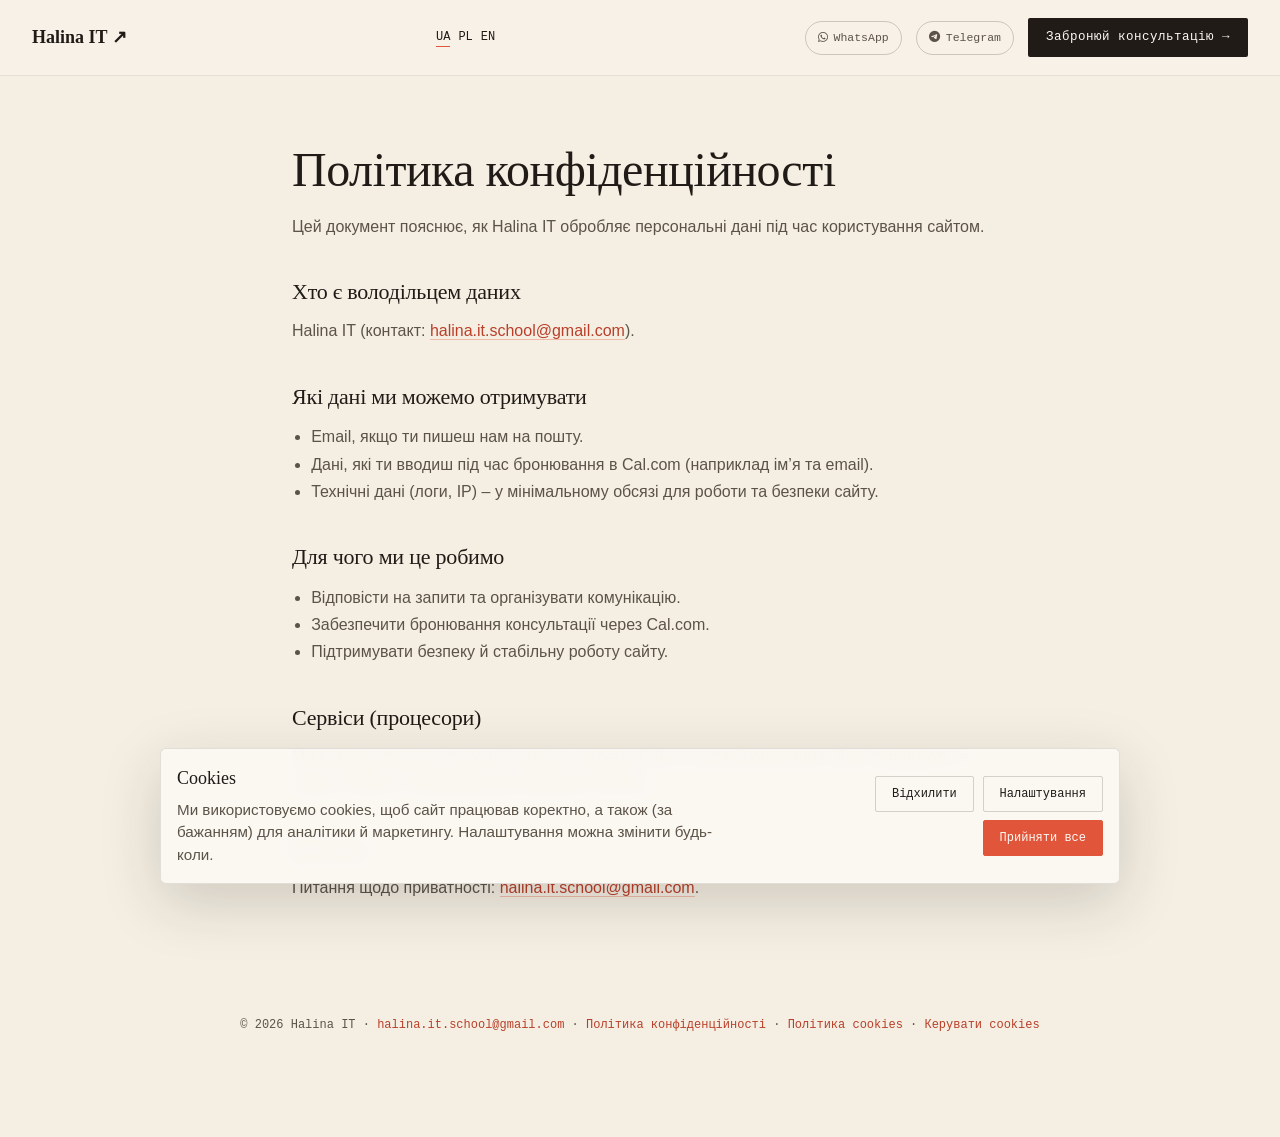
<file: ua/polityka-prywatnosci.html>
<!DOCTYPE html>
<html lang="uk">
<head>
<meta charset="utf-8"/>
<meta content="width=device-width, initial-scale=1.0" name="viewport"/>
<title>Політика конфіденційності | Halina IT</title>
<meta content="Політика конфіденційності Halina IT – інформація про обробку персональних даних." name="description"/>
<meta content="index,follow" name="robots"/>
<meta content="#FF5C35" name="theme-color"/>
<link href="../images/icon.png" rel="icon" type="image/png"/>
<link href="../images/icon.png" rel="apple-touch-icon"/>
<link href="https://halinait.com/ua/polityka-prywatnosci.html" rel="canonical"/>
<link href="https://halinait.com/pl/polityka-prywatnosci.html" hreflang="pl" rel="alternate"/>
<link href="https://halinait.com/ua/polityka-prywatnosci.html" hreflang="uk" rel="alternate"/>
<link href="https://halinait.com/en/polityka-prywatnosci.html" hreflang="en" rel="alternate"/>
<link href="https://halinait.com/en/polityka-prywatnosci.html" hreflang="x-default" rel="alternate"/>

    <meta property="og:type" content="website" />
    <meta property="og:title" content="Політика конфіденційності | Halina IT" />
    <meta property="og:description" content="Політика конфіденційності Halina IT – інформація про обробку персональних даних." />
    <meta property="og:image" content="https://halinait.com/images/icon.png" />
    <meta property="og:url" content="https://halinait.com/ua/polityka-prywatnosci.html" />
    <meta name="author" content="Halina IT" />
    <meta property="og:site_name" content="Halina IT" />
    <meta property="og:locale" content="uk_UA" />
    <meta property="og:locale:alternate" content="pl_PL" />
    <meta property="og:locale:alternate" content="en_US" />
    <meta property="og:image:secure_url" content="https://halinait.com/images/icon.png" />
    <meta property="og:image:alt" content="Halina IT logo" />
    <meta name="twitter:image:alt" content="Halina IT logo" />
    <meta name="twitter:card" content="summary" />
    <meta name="twitter:title" content="Політика конфіденційності | Halina IT" />
    <meta name="twitter:description" content="Політика конфіденційності Halina IT – інформація про обробку персональних даних." />
    <meta name="twitter:image" content="https://halinait.com/images/icon.png" />
<link href="https://fonts.googleapis.com" rel="preconnect"/>
<link crossorigin="" href="https://fonts.gstatic.com" rel="preconnect"/>
<link href="https://fonts.googleapis.com/css2?family=Syne:wght@400;600;700;800&amp;family=DM+Sans:ital,wght@0,300;0,400;0,500;1,300&amp;display=swap" rel="stylesheet"/>
<link href="https://fonts.googleapis.com/css2?family=Montserrat:wght@900&amp;display=swap&amp;subset=latin-ext" rel="stylesheet"/>
<link href="https://cdnjs.cloudflare.com/ajax/libs/font-awesome/6.4.0/css/all.min.css" rel="stylesheet"/>
<link href="../styles.css" rel="stylesheet"/>
<script defer="" src="../js/main.js"></script>
</head>
<body>
<div class="cursor" id="cursor"></div>
<div class="cursor-ring" id="cursorRing"></div>
<div class="progress-bar" id="progressBar"></div>
<nav>
<div class="nav-left">
<a class="nav-logo" href="../ua/">Halina IT ↗</a>
</div>
<div class="lang-switcher">
<a class="lang-link active" href="../ua/polityka-prywatnosci.html">UA</a>
<a class="lang-link" href="../pl/polityka-prywatnosci.html">PL</a>
<a class="lang-link" href="../en/polityka-prywatnosci.html">EN</a>
</div>
<div class="nav-actions">
<a aria-label="WhatsApp" class="messenger-btn whatsapp" href="https://wa.me/48725530432" rel="noopener noreferrer" target="_blank"><i class="fab fa-whatsapp"></i><span>WhatsApp</span></a>
<a aria-label="Telegram" class="messenger-btn telegram" href="https://t.me/HalynaMyk" rel="noopener noreferrer" target="_blank"><i class="fab fa-telegram-plane"></i><span>Telegram</span></a>
<a class="nav-cta" href="../ua/#kontakt">Забронюй консультацію →</a>
</div>
</nav>
<section class="section case-study-section-light" style="min-height: auto; padding: 9rem 0 4rem;">
<div class="case-study-wrap">
<h1 class="case-study-title" style="margin-bottom: 1rem;">Політика конфіденційності</h1>
<p class="case-study-copy">
Цей документ пояснює, як Halina IT обробляє персональні дані під час користування сайтом.
</p>
<h2 class="case-study-h2" style="margin-top: 2.2rem;">Хто є володільцем даних</h2>
<p class="case-study-copy">
Halina IT (контакт: <a href="mailto:halina.it.school@gmail.com">halina.it.school@gmail.com</a>).
</p>
<h2 class="case-study-h2" style="margin-top: 2.2rem;">Які дані ми можемо отримувати</h2>
<ul class="case-study-copy" style="margin-top: 0.6rem; padding-left: 1.2rem;">
<li>Email, якщо ти пишеш нам на пошту.</li>
<li>Дані, які ти вводиш під час бронювання в Cal.com (наприклад ім’я та email).</li>
<li>Технічні дані (логи, IP) – у мінімальному обсязі для роботи та безпеки сайту.</li>
</ul>
<h2 class="case-study-h2" style="margin-top: 2.2rem;">Для чого ми це робимо</h2>
<ul class="case-study-copy" style="margin-top: 0.6rem; padding-left: 1.2rem;">
<li>Відповісти на запити та організувати комунікацію.</li>
<li>Забезпечити бронювання консультації через Cal.com.</li>
<li>Підтримувати безпеку й стабільну роботу сайту.</li>
</ul>
<h2 class="case-study-h2" style="margin-top: 2.2rem;">Сервіси (процесори)</h2>
<p class="case-study-copy">
Ми використовуємо сторонні сервіси, зокрема Cal.com для бронювання. Дані передаються лише в обсязі, потрібному для надання послуги.
</p>
<h2 class="case-study-h2" style="margin-top: 2.2rem;">Контакт</h2>
<p class="case-study-copy">
Питання щодо приватності: <a href="mailto:halina.it.school@gmail.com">halina.it.school@gmail.com</a>.
</p>
</div>
</section>
<footer>
<p>
© 2026 Halina IT ·
<a href="mailto:halina.it.school@gmail.com">halina.it.school@gmail.com</a>
· <a href="./polityka-prywatnosci.html">Політика конфіденційності</a>
· <a href="./polityka-cookies.html">Політика cookies</a>
· <a data-open-cookie-settings href="#">Керувати cookies</a>
</p>
</footer>
</body>
</html>
</file>
<file: styles.css>
:root {
  --paper: #f5efe3;
  --ink: #201b17;
  --ink-soft: #5c5348;
  --ember: #e1553a;
  --ember-deep: #b93f29;
  --plum: #1b2333;
  --plum-soft: #28324a;
  --gold: #9ca77c;
  --cream: #fbf8f2;
  --good: #4c7a5e;

  --display: "Fraunces", serif;
  --body: "Work Sans", sans-serif;
  --mono: "JetBrains Mono", monospace;
  --maxw: 1180px;
}

* {
  box-sizing: border-box;
  margin: 0;
  padding: 0;
}

html {
  scroll-behavior: smooth;
}

body {
  background: var(--paper);
  color: var(--ink);
  font-family: var(--body);
  font-size: 18px;
  line-height: 1.55;
  -webkit-font-smoothing: antialiased;
  overflow-x: hidden;
  position: relative;
}

a {
  color: inherit;
  text-decoration: none;
}

img {
  max-width: 100%;
  display: block;
}

button {
  font-family: inherit;
  cursor: pointer;
  border: none;
  background: none;
}

.aurora {
  position: fixed;
  inset: 0;
  z-index: -1;
  overflow: hidden;
  pointer-events: none;
}

.aurora span {
  position: absolute;
  border-radius: 50%;
  filter: blur(70px);
  opacity: 0.22;
  will-change: transform;
}

.aurora .b1 {
  width: 520px;
  height: 520px;
  background: var(--ember);
  top: -160px;
  left: -120px;
  animation: drift1 26s ease-in-out infinite;
}

.aurora .b2 {
  width: 460px;
  height: 460px;
  background: var(--plum);
  top: 20%;
  right: -140px;
  animation: drift2 32s ease-in-out infinite;
}

.aurora .b3 {
  width: 400px;
  height: 400px;
  background: var(--gold);
  bottom: -140px;
  left: 30%;
  animation: drift3 30s ease-in-out infinite;
}

@keyframes drift1 {
  0%,
  100% {
    transform: translate(0, 0) scale(1);
  }
  50% {
    transform: translate(60px, 80px) scale(1.15);
  }
}

@keyframes drift2 {
  0%,
  100% {
    transform: translate(0, 0) scale(1);
  }
  50% {
    transform: translate(-70px, 50px) scale(1.1);
  }
}

@keyframes drift3 {
  0%,
  100% {
    transform: translate(0, 0) scale(1);
  }
  50% {
    transform: translate(40px, -60px) scale(1.2);
  }
}

@media (prefers-reduced-motion: reduce) {
  .aurora span {
    animation: none;
  }
}

.cursor-dot {
  position: fixed;
  top: 0;
  left: 0;
  width: 8px;
  height: 8px;
  border-radius: 50%;
  background: var(--ember);
  pointer-events: none;
  z-index: 9999;
  transform: translate(-50%, -50%);
  opacity: 0;
  transition:
    opacity 0.2s ease,
    transform 0.15s ease;
}

.cursor-label {
  position: fixed;
  top: 0;
  left: 0;
  pointer-events: none;
  z-index: 9999;
  transform: translate(-50%, -50%) scale(0.85);
  opacity: 0;
  font-family: var(--mono);
  font-size: 11.5px;
  letter-spacing: 0.03em;
  color: var(--cream);
  background: var(--ink);
  padding: 8px 14px;
  border-radius: 999px;
  white-space: nowrap;
  transition:
    opacity 0.2s ease,
    transform 0.2s ease;
}

.cursor-label.show {
  opacity: 1;
  transform: translate(-50%, -50%) scale(1);
}

body.cursor-ready .cursor-dot {
  opacity: 1;
}

@media (hover: none), (pointer: coarse) {
  .cursor-dot,
  .cursor-label {
    display: none;
  }
}

body.cursor-active {
  cursor: auto;
}

[data-magnetic] {
  transition: transform 0.25s cubic-bezier(0.2, 0.9, 0.3, 1.3);
}

.wrap {
  max-width: var(--maxw);
  margin: 0 auto;
  padding: 0 32px;
}

@media (max-width: 640px) {
  .wrap {
    padding: 0 22px;
  }
}

.eyebrow {
  font-family: var(--mono);
  font-size: 12px;
  letter-spacing: 0.14em;
  text-transform: uppercase;
  color: var(--ember-deep);
  display: flex;
  align-items: center;
  gap: 10px;
  margin-bottom: 18px;
}

.eyebrow::before {
  content: "";
  width: 22px;
  height: 1px;
  background: var(--ember-deep);
  display: inline-block;
}

.on-dark .eyebrow {
  color: var(--gold);
}

.on-dark .eyebrow::before {
  background: var(--gold);
}

h1,
h2,
h3 {
  font-family: var(--display);
  font-weight: 500;
  letter-spacing: -0.01em;
  color: var(--ink);
  font-variation-settings:
    "opsz" 40,
    "wght" 500;
  transition: font-variation-settings 0.4s ease;
}

.on-dark h1,
.on-dark h2,
.on-dark h3 {
  color: var(--cream);
}

header {
  position: fixed;
  top: 0;
  left: 0;
  right: 0;
  z-index: 200;
  display: flex;
  align-items: center;
  justify-content: space-between;
  gap: 16px;
  padding: 22px 32px;
  transition:
    background 0.3s ease,
    box-shadow 0.3s ease,
    padding 0.3s ease;
}

header.scrolled {
  background: rgba(245, 239, 227, 0.86);
  backdrop-filter: blur(10px);
  box-shadow: 0 1px 0 rgba(32, 27, 23, 0.08);
  padding: 14px 32px;
}

.logo {
  font-family: var(--display);
  font-weight: 600;
  font-size: 20px;
  letter-spacing: -0.01em;
  display: flex;
  align-items: center;
  gap: 8px;
  flex-shrink: 0;
}

.logo em {
  font-style: normal;
  color: var(--ember);
}

nav.links {
  display: flex;
  align-items: center;
  gap: 22px;
}

nav.links > a {
  font-size: 14px;
  color: var(--ink-soft);
  transition: color 0.2s ease;
}

nav.links > a:hover {
  color: var(--ink);
}

.nav-social {
  display: flex;
  align-items: center;
  gap: 8px;
}

.nav-social a {
  width: 34px;
  height: 34px;
  border-radius: 50%;
  border: 1px solid rgba(36, 29, 26, 0.16);
  display: inline-flex;
  align-items: center;
  justify-content: center;
  font-size: 14px;
  color: var(--ink-soft);
  transition:
    border-color 0.2s ease,
    color 0.2s ease;
}

.nav-social a:hover {
  border-color: var(--ember);
  color: var(--ember);
}

.lang {
  display: flex;
  gap: 6px;
  font-family: var(--mono);
  font-size: 12px;
  color: var(--ink-soft);
  padding-left: 2rem;
}

.lang a {
  padding: 2px 5px;
}

.lang a.active {
  color: var(--ink);
  font-weight: 500;
  border-bottom: 1px solid var(--ember);
}

.sound-toggle {
  display: flex;
  align-items: center;
  gap: 7px;
  font-family: var(--mono);
  font-size: 11.5px;
  color: var(--ink-soft);
  border: 1px solid rgba(36, 29, 26, 0.2);
  border-radius: 999px;
  padding: 7px 12px;
}

.sound-toggle .dot {
  width: 6px;
  height: 6px;
  border-radius: 50%;
  background: var(--ink-soft);
}

.sound-toggle.on .dot {
  background: var(--good);
}

.header-right {
  display: flex;
  align-items: center;
  gap: 12px;
}

.messenger-btn {
  display: inline-flex;
  align-items: center;
  gap: 6px;
  font-family: var(--mono);
  font-size: 11.5px;
  color: var(--ink-soft);
  border: 1px solid rgba(36, 29, 26, 0.2);
  border-radius: 999px;
  padding: 7px 12px;
  transition:
    border-color 0.2s ease,
    color 0.2s ease;
}

.messenger-btn:hover {
  border-color: var(--ember);
  color: var(--ember);
}

.nav-cta {
  font-family: var(--mono);
  font-size: 12.5px;
  letter-spacing: 0.04em;
  background: var(--ink);
  color: var(--cream);
  padding: 10px 18px;
  border-radius: 2px;
  transition: background 0.25s ease;
  white-space: nowrap;
}

.nav-cta:hover {
  background: var(--ember);
}

.burger {
  display: none;
  flex-direction: column;
  gap: 5px;
  width: 26px;
  z-index: 210;
}

.burger span {
  display: block;
  height: 2px;
  background: var(--ink);
  border-radius: 2px;
  transition:
    transform 0.3s ease,
    opacity 0.3s ease;
}

.burger.open span:nth-child(1) {
  transform: translateY(7px) rotate(45deg);
}

.burger.open span:nth-child(2) {
  opacity: 0;
}

.burger.open span:nth-child(3) {
  transform: translateY(-7px) rotate(-45deg);
}

.mobile-panel {
  position: fixed;
  inset: 0;
  background: var(--plum);
  z-index: 190;
  display: flex;
  flex-direction: column;
  justify-content: center;
  gap: 26px;
  padding: 32px;
  transform: translateY(-100%);
  transition: transform 0.45s cubic-bezier(0.4, 0, 0.2, 1);
}

.mobile-panel.open {
  transform: translateY(0);
}

.mobile-panel a {
  font-family: var(--display);
  font-size: 32px;
  color: var(--cream);
}

.mobile-panel .lang {
  margin-top: 20px;
  font-size: 14px;
  color: rgba(251, 248, 243, 0.6);
}

.mobile-panel .nav-cta {
  align-self: flex-start;
  margin-top: 10px;
}

@media (max-width: 980px) {
  nav.links {
    display: none;
  }

  .header-right .messenger-btn span {
    display: none;
  }

  .burger {
    display: flex;
  }
}

@media (max-width: 640px) {
  header {
    padding: 16px 22px;
  }

  header.scrolled {
    padding: 12px 22px;
  }

  .header-right .nav-cta {
    display: none;
  }
}

.hero {
  padding: 150px 0 70px;
  position: relative;
}

@media (min-width: 901px) {
  .hero {
    min-height: 100svh;
    padding: 5.25rem 0 1.75rem;
    display: flex;
    align-items: center;
    box-sizing: border-box;
  }

  .hero .wrap {
    width: 100%;
  }

  .hero-grid {
    align-items: start;
    gap: 40px;
  }

  .hero-visual {
    display: flex;
    flex-direction: column;
    gap: 14px;
    align-self: start;
  }

  .hero-portrait {
    aspect-ratio: 4 / 4.25;
    max-height: min(44vh, 420px);
    width: 100%;
  }

  .hero-visual .voice-card {
    margin-top: 0;
    max-width: none;
    width: 100%;
  }

  .hero-visual .proof-bar {
    margin-top: 0;
    flex-direction: column;
    gap: 8px;
  }

  .hero-visual .proof-chip {
    width: 100%;
    justify-content: flex-start;
  }

  .hero-visual .trust-strip {
    margin-top: 0;
    display: grid;
    grid-template-columns: 1fr 1fr;
    border-top: 1px solid rgba(36, 29, 26, 0.14);
  }

  .hero-visual .trust-item {
    flex: none;
    border-left: none;
    border-top: 1px solid rgba(36, 29, 26, 0.14);
    padding: 12px 12px 0;
    font-size: 11px;
  }

  .hero-visual .trust-item:nth-child(-n + 2) {
    border-top: none;
  }

  .hero-visual .trust-item:nth-child(odd) {
    border-right: 1px solid rgba(36, 29, 26, 0.14);
  }

  .hero-visual .trust-item b {
    font-size: 14px;
  }

  .hero h1 {
    font-size: clamp(38px, 5.2vw, 72px);
    margin-bottom: 18px;
  }

  .hero p.lead {
    font-size: 19px;
    margin-bottom: 22px;
    line-height: 1.55;
  }

  .hero .eyebrow {
    margin-bottom: 14px;
  }

  .hero .type-strip {
    margin-top: 28px;
  }
}

@media (max-width: 900px) {
  .hero-visual {
    display: flex;
    flex-direction: column;
    gap: 16px;
  }

  .hero-visual .voice-card {
    margin-top: 0;
    max-width: none;
    width: 100%;
  }

  .hero-visual .proof-bar {
    margin-top: 0;
    flex-direction: column;
    gap: 8px;
  }

  .hero-visual .proof-chip {
    width: 100%;
  }

  .hero-visual .trust-strip {
    margin-top: 0;
    display: grid;
    grid-template-columns: 1fr 1fr;
  }

  .hero-visual .trust-item {
    flex: none;
    border-left: none;
    border-top: 1px solid rgba(36, 29, 26, 0.14);
    padding: 14px 14px 0;
  }

  .hero-visual .trust-item:nth-child(-n + 2) {
    border-top: none;
  }

  .hero-visual .trust-item:nth-child(odd) {
    border-right: 1px solid rgba(36, 29, 26, 0.14);
  }
}

@media (max-width: 640px) {
  .hero {
    padding: 120px 0 50px;
    min-height: auto;
    display: block;
  }
}

.hero-grid {
  display: grid;
  grid-template-columns: 1.15fr 0.85fr;
  gap: 56px;
  align-items: center;
}

@media (max-width: 900px) {
  .hero-grid {
    grid-template-columns: 1fr;
  }
}

.hero h1 {
  font-size: clamp(46px, 7.4vw, 96px);
  line-height: 1;
  margin-bottom: 28px;
}

.hero h1 .accent {
  font-style: italic;
  color: var(--ember);
  font-weight: 400;
}

.hero p.lead {
  font-size: 21px;
  color: var(--ink-soft);
  max-width: 500px;
  margin-bottom: 36px;
  line-height: 1.6;
}

.cta-row {
  display: flex;
  gap: 16px;
  flex-wrap: wrap;
  align-items: center;
}

.btn {
  font-family: var(--mono);
  font-size: 13px;
  letter-spacing: 0.03em;
  padding: 15px 26px;
  border-radius: 2px;
  display: inline-flex;
  align-items: center;
  gap: 10px;
  transition:
    transform 0.25s ease,
    box-shadow 0.25s ease,
    background 0.25s ease;
}

.btn-primary {
  background: var(--ember);
  color: var(--cream);
}

.btn-primary:hover {
  background: var(--ember-deep);
  transform: translateY(-2px);
  box-shadow: 0 10px 24px rgba(225, 85, 58, 0.32);
}

.btn-ghost {
  border: 1px solid rgba(36, 29, 26, 0.25);
  color: var(--ink);
}

.btn-ghost:hover {
  border-color: var(--ink);
  transform: translateY(-2px);
}

.on-dark .btn-ghost {
  border-color: rgba(251, 248, 243, 0.3);
  color: var(--cream);
}

.on-dark .btn-ghost:hover {
  border-color: var(--cream);
}

.micro {
  font-family: var(--mono);
  font-size: 11.5px;
  color: var(--ink-soft);
  margin-top: 14px;
}

.hero-portrait {
  position: relative;
  aspect-ratio: 4/5;
  border-radius: 4px;
  overflow: hidden;
  background: linear-gradient(160deg, #efe1cc 0%, #e7cbb4 45%, #d9a98c 100%);
}

.hero-portrait img {
  width: 100%;
  height: 100%;
  object-fit: cover;
  object-position: center 18%;
}

@media (max-width: 900px) {
  .hero-portrait {
    aspect-ratio: 16/10;
    max-height: 420px;
  }
}

.type-strip {
  margin-top: 56px;
  display: flex;
  align-items: center;
  gap: 10px;
  font-family: var(--mono);
  font-size: 15px;
  color: var(--ink-soft);
}

.type-strip .prompt {
  color: var(--ember-deep);
}

.type-strip .caret {
  display: inline-block;
  width: 9px;
  height: 18px;
  background: var(--ember);
  margin-left: 2px;
  animation: blink 1s step-end infinite;
}

@keyframes blink {
  50% {
    opacity: 0;
  }
}

h1#heroTitle {
  transition: font-variation-settings 0.18s ease;
  animation: settleIn 1.1s cubic-bezier(0.2, 0.7, 0.2, 1) both;
}

@keyframes settleIn {
  0% {
    font-variation-settings: "opsz" 9, "wght" 300;
    opacity: 0;
    transform: translateY(10px);
  }
  100% {
    font-variation-settings: "opsz" 40, "wght" 500;
    opacity: 1;
    transform: translateY(0);
  }
}

.trust-strip {
  margin-top: 26px;
  display: flex;
  flex-wrap: wrap;
  gap: 0;
  border-top: 1px solid rgba(36, 29, 26, 0.14);
}

.trust-item {
  flex: 1 1 200px;
  padding: 18px 22px 0;
  font-family: var(--mono);
  font-size: 12px;
  color: var(--ink-soft);
  letter-spacing: 0.02em;
  border-left: 1px solid rgba(36, 29, 26, 0.14);
}

.trust-item:first-child {
  border-left: none;
}

.trust-item b {
  display: block;
  font-size: 15px;
  color: var(--ink);
  font-weight: 500;
  margin-bottom: 4px;
}

.trust-item b.live {
  color: var(--good);
}

@media (max-width: 640px) {
  .trust-item {
    border-left: none;
    border-top: 1px solid rgba(36, 29, 26, 0.14);
    flex: 1 1 45%;
  }
}

.proof-bar {
  margin-top: 14px;
  display: flex;
  flex-wrap: wrap;
  gap: 10px;
}

.proof-chip {
  font-family: var(--mono);
  font-size: 11.5px;
  color: var(--ink-soft);
  border: 1px solid rgba(36, 29, 26, 0.18);
  border-radius: 999px;
  padding: 8px 14px;
  display: flex;
  align-items: center;
  gap: 8px;
}

.proof-chip .led {
  width: 7px;
  height: 7px;
  border-radius: 50%;
  background: #b9afa2;
}

.proof-chip.ready .led {
  background: var(--good);
  box-shadow: 0 0 0 3px rgba(76, 122, 94, 0.18);
}

.proof-chip.warn .led {
  background: var(--gold);
}

.proof-chip b {
  color: var(--ink);
  font-weight: 500;
}

section {
  padding: 120px 0;
}

@media (max-width: 640px) {
  section {
    padding: 70px 0;
  }
}

.section-head {
  max-width: 680px;
  margin-bottom: 64px;
}

.section-head h2 {
  font-size: clamp(34px, 5vw, 58px);
  line-height: 1.06;
}

.divider svg {
  width: 100%;
  height: 34px;
  display: block;
  opacity: 0.5;
}

.divider path {
  stroke: var(--gold);
  stroke-width: 1.4;
  fill: none;
}

.editorial {
  max-width: 780px;
}

.editorial p {
  font-size: 20px;
  color: var(--ink-soft);
  margin-bottom: 26px;
  line-height: 1.72;
}

.editorial p strong {
  color: var(--ink);
  font-weight: 500;
}

blockquote.pull {
  font-family: var(--display);
  font-style: italic;
  font-weight: 400;
  font-size: clamp(26px, 3.6vw, 42px);
  line-height: 1.32;
  color: var(--ink);
  border-left: 2px solid var(--ember);
  padding-left: 28px;
  margin: 52px 0 12px;
}

blockquote.pull span {
  display: block;
  margin-top: 14px;
  font-family: var(--mono);
  font-style: normal;
  font-size: 12px;
  color: var(--ink-soft);
}

/* ---------- PROBLEM: scannable beats, not dense paragraphs ---------- */
.beats {
  display: grid;
  grid-template-columns: repeat(3, 1fr);
  gap: 0;
  margin-bottom: 8px;
}

@media (max-width: 820px) {
  .beats {
    grid-template-columns: 1fr;
    gap: 36px;
  }
}

.beat {
  border-left: 2px solid var(--ember);
  padding: 2px 28px 2px 26px;
}

@media (max-width: 820px) {
  .beat {
    padding-left: 22px;
  }
}

.beat-label {
  font-family: var(--mono);
  font-size: 11.5px;
  letter-spacing: 0.1em;
  text-transform: uppercase;
  color: var(--ember-deep);
  margin-bottom: 14px;
}

.beat p {
  font-family: var(--display);
  font-size: clamp(19px, 2vw, 23px);
  line-height: 1.42;
  color: var(--ink);
  font-weight: 400;
}

.beat p em {
  font-style: italic;
  color: var(--ember-deep);
}

.lede {
  font-size: 22px;
  color: var(--ink);
  line-height: 1.6;
  max-width: 680px;
  margin-bottom: 56px;
}

.lede strong {
  font-weight: 500;
  color: var(--ember-deep);
}

/* ---------- PROCESS: connected rail, pain-first ---------- */
.process-rail {
  position: relative;
  padding-left: 0;
}

.process-rail::before {
  content: "";
  position: absolute;
  left: 23px;
  top: 44px;
  bottom: 44px;
  width: 1px;
  background: linear-gradient(rgba(225, 85, 58, 0.35), rgba(225, 85, 58, 0.08));
}

.rail-node {
  position: relative;
  padding-left: 68px;
  padding-bottom: 52px;
}

.rail-node:last-child {
  padding-bottom: 0;
}

.rail-dot {
  position: absolute;
  left: 0;
  top: 0;
  width: 46px;
  height: 46px;
  border-radius: 50%;
  border: 1.5px solid var(--ember);
  background: var(--paper);
  z-index: 2;
  display: flex;
  align-items: center;
  justify-content: center;
  font-family: var(--mono);
  font-size: 13px;
  color: var(--ember-deep);
  transition:
    background 0.3s ease,
    color 0.3s ease;
}

.rail-node.in .rail-dot {
  background: var(--ember);
  color: var(--cream);
}

.rail-pain {
  display: inline-flex;
  align-items: baseline;
  gap: 8px;
  margin-bottom: 14px;
}

.rail-pain .tag {
  font-family: var(--mono);
  font-size: 10.5px;
  letter-spacing: 0.1em;
  text-transform: uppercase;
  color: var(--ink-soft);
  opacity: 0.7;
}

.rail-pain q {
  font-family: var(--display);
  font-style: italic;
  font-size: 19px;
  color: var(--ink-soft);
  quotes: "„" "“";
  line-height: 1.4;
}

.rail-node h3 {
  font-size: 23px;
  font-weight: 500;
  margin-bottom: 8px;
}

.rail-node .rail-day {
  font-family: var(--mono);
  font-size: 11.5px;
  color: var(--ember-deep);
  letter-spacing: 0.06em;
  margin-bottom: 2px;
}

.rail-node p {
  color: var(--ink-soft);
  font-size: 16px;
  line-height: 1.6;
  max-width: 520px;
}

@media (max-width: 640px) {
  .process-rail::before {
    left: 19px;
  }

  .rail-node {
    padding-left: 56px;
    padding-bottom: 40px;
  }

  .rail-dot {
    width: 38px;
    height: 38px;
    font-size: 11px;
  }

  .rail-pain q {
    font-size: 17px;
  }
}

.process-row {
  display: grid;
  grid-template-columns: 110px 1fr 1fr;
  gap: 32px;
  padding: 36px 0;
  border-top: 1px solid rgba(36, 29, 26, 0.14);
  align-items: start;
}

.process-row:last-child {
  border-bottom: 1px solid rgba(36, 29, 26, 0.14);
}

.process-day {
  font-family: var(--mono);
  font-size: 14px;
  color: var(--ember-deep);
  letter-spacing: 0.04em;
  padding-top: 4px;
}

.process-row h3 {
  font-size: 24px;
  font-weight: 500;
}

.process-row p {
  color: var(--ink-soft);
  font-size: 17px;
  line-height: 1.6;
}

@media (max-width: 760px) {
  .process-row {
    grid-template-columns: 1fr;
    gap: 8px;
  }
}

.process-foot {
  margin-top: 40px;
  display: flex;
  gap: 20px;
  align-items: center;
  flex-wrap: wrap;
  font-family: var(--mono);
  font-size: 12.5px;
  color: var(--ink-soft);
}

.process-foot .pill {
  border: 1px solid rgba(36, 29, 26, 0.2);
  border-radius: 999px;
  padding: 8px 16px;
}

.about-grid {
  display: grid;
  grid-template-columns: 0.9fr 1.1fr;
  gap: 64px;
  align-items: center;
}

@media (max-width: 900px) {
  .about-grid {
    grid-template-columns: 1fr;
  }
}

.about-art {
  aspect-ratio: 1/1.05;
  border-radius: 4px;
  position: relative;
  overflow: hidden;
  background: radial-gradient(circle at 30% 20%, #f3d9be, #d9a98c 55%, #b97a63 100%);
}

.about-art img {
  width: 100%;
  height: 100%;
  object-fit: cover;
}

.about h2 {
  font-size: clamp(30px, 4.2vw, 48px);
  margin-bottom: 24px;
}

.about p {
  color: var(--ink-soft);
  font-size: 18px;
  line-height: 1.7;
  margin-bottom: 20px;
}

.chips {
  display: flex;
  flex-wrap: wrap;
  gap: 10px;
  margin-top: 26px;
}

.chip {
  font-family: var(--mono);
  font-size: 12px;
  color: var(--ink);
  border: 1px solid rgba(36, 29, 26, 0.2);
  padding: 9px 14px;
  border-radius: 999px;
}

/* light sections after offer — explicit paper so they never inherit plum */
#speed,
#results,
#faq {
  background: var(--paper);
  color: var(--ink);
}

#speed h1,
#speed h2,
#speed h3,
#results h1,
#results h2,
#results h3,
#faq h1,
#faq h2,
#faq h3 {
  color: var(--ink);
}

#speed .eyebrow,
#results .eyebrow,
#faq .eyebrow {
  color: var(--ember-deep);
}

#speed .eyebrow::before,
#results .eyebrow::before,
#faq .eyebrow::before {
  background: var(--ember-deep);
}

.offer {
  background: var(--plum);
  color: var(--cream);
}

.offer .section-head {
  max-width: 720px;
}

.offer .section-head p {
  color: rgba(251, 248, 243, 0.7);
  font-size: 17px;
  margin-top: 16px;
  line-height: 1.6;
}

.price-card {
  background: var(--plum-soft);
  border: 1px solid rgba(251, 248, 243, 0.12);
  border-radius: 6px;
  padding: 48px;
  display: grid;
  grid-template-columns: 0.9fr 1.4fr;
  gap: 48px;
}

@media (max-width: 820px) {
  .price-card {
    grid-template-columns: 1fr;
    padding: 30px;
  }
}

.price-tag {
  font-family: var(--mono);
  font-size: 13px;
  color: var(--gold);
  margin-bottom: 10px;
}

.price-amount {
  font-family: var(--display);
  font-size: 60px;
  color: var(--cream);
  margin-bottom: 6px;
}

.price-amount span {
  font-size: 17px;
  font-family: var(--mono);
  color: rgba(251, 248, 242, 0.55);
  margin-right: 8px;
}

.price-note {
  font-size: 13px;
  color: rgba(251, 248, 243, 0.55);
  margin-bottom: 28px;
}

.offer-cols {
  display: grid;
  grid-template-columns: repeat(3, 1fr);
  gap: 28px;
}

@media (max-width: 640px) {
  .offer-cols {
    grid-template-columns: 1fr;
  }
}

.offer-col h4 {
  font-family: var(--mono);
  font-size: 12px;
  letter-spacing: 0.06em;
  color: var(--gold);
  text-transform: uppercase;
  margin-bottom: 14px;
}

.offer-col ul {
  list-style: none;
}

.offer-col li {
  font-size: 14.5px;
  color: rgba(251, 248, 243, 0.85);
  padding: 8px 0 8px 20px;
  position: relative;
  border-top: 1px solid rgba(251, 248, 243, 0.08);
}

.offer-col li:first-child {
  border-top: none;
}

.offer-col li::before {
  content: "—";
  position: absolute;
  left: 0;
  color: var(--gold);
}

.marquee {
  overflow: hidden;
  border-top: 1px solid rgba(36, 29, 26, 0.14);
  border-bottom: 1px solid rgba(36, 29, 26, 0.14);
  padding: 22px 0;
  margin-bottom: 70px;
}

.marquee-track {
  display: flex;
  gap: 40px;
  width: max-content;
  animation: scroll 34s linear infinite;
}

.marquee-track span {
  font-family: var(--mono);
  font-size: 13.5px;
  color: var(--ink-soft);
  white-space: nowrap;
}

.marquee-track span b {
  color: var(--ember-deep);
  font-weight: 500;
}

@keyframes scroll {
  from {
    transform: translateX(0);
  }
  to {
    transform: translateX(-50%);
  }
}

.testi-grid {
  display: grid;
  grid-template-columns: repeat(3, 1fr);
  gap: 26px;
}

@media (max-width: 900px) {
  .testi-grid {
    grid-template-columns: 1fr;
  }
}

.testi {
  background: var(--cream);
  border: 1px solid rgba(36, 29, 26, 0.1);
  border-radius: 4px;
  padding: 30px;
  display: flex;
  flex-direction: column;
  height: 100%;
}

.testi p {
  font-size: 16.5px;
  line-height: 1.65;
  color: var(--ink);
  flex-grow: 1;
  margin-bottom: 22px;
}

.testi-meta {
  display: flex;
  align-items: center;
  gap: 14px;
}

.testi-avatar {
  width: 48px;
  height: 48px;
  border-radius: 50%;
  overflow: hidden;
  flex-shrink: 0;
  background: var(--paper);
  border: 1px solid rgba(36, 29, 26, 0.12);
  display: flex;
  align-items: center;
  justify-content: center;
  color: var(--ember-deep);
  font-size: 18px;
}

.testi-avatar img {
  width: 100%;
  height: 100%;
  object-fit: cover;
}

.testi-name {
  font-family: var(--display);
  font-size: 16px;
  font-weight: 500;
}

.testi-role {
  font-family: var(--mono);
  font-size: 11.5px;
  color: var(--ink-soft);
  margin-top: 2px;
}

.testi-link {
  font-family: var(--mono);
  font-size: 11.5px;
  color: var(--ember-deep);
  margin-top: 10px;
  display: inline-block;
}

.case-link {
  margin-top: 40px;
  text-align: center;
}

.case-link a {
  font-family: var(--mono);
  font-size: 13px;
  border-bottom: 1px solid var(--ember);
  padding-bottom: 3px;
}

.faq-item {
  border-top: 1px solid rgba(36, 29, 26, 0.14);
}

.faq-item:last-child {
  border-bottom: 1px solid rgba(36, 29, 26, 0.14);
}

#results .wrap:first-child .section-head {
  margin-bottom: 0;
}

.faq-q {
  display: flex;
  align-items: center;
  justify-content: space-between;
  gap: 20px;
  padding: 24px 0;
  width: 100%;
  text-align: left;
  cursor: pointer;
}

.faq-q .num {
  font-family: var(--mono);
  font-size: 12px;
  color: var(--ember-deep);
  margin-right: 18px;
}

.faq-q span.text {
  font-family: var(--display);
  font-size: 21px;
  font-weight: 500;
  flex-grow: 1;
}

.faq-q .plus {
  font-family: var(--mono);
  font-size: 20px;
  color: var(--ink-soft);
  transition:
    transform 0.3s ease,
    color 0.3s ease;
}

.faq-item.open .plus {
  transform: rotate(45deg);
  color: var(--ember);
}

.faq-a {
  max-height: 0;
  overflow: hidden;
  transition: max-height 0.35s ease;
}

.faq-a p {
  padding: 0 0 26px 32px;
  color: var(--ink-soft);
  font-size: 15px;
  line-height: 1.65;
  max-width: 600px;
}

.final {
  background: var(--plum);
  color: var(--cream);
  text-align: center;
  position: relative;
  overflow: hidden;
}

.final .wrap {
  position: relative;
  z-index: 2;
}

.final h2 {
  font-size: clamp(36px, 6vw, 68px);
  max-width: 760px;
  margin: 0 auto 22px;
}

.final p.lead {
  color: rgba(251, 248, 242, 0.65);
  max-width: 480px;
  margin: 0 auto 40px;
  font-size: 18.5px;
}

.final .cta-row {
  justify-content: center;
}

.cal-wrap {
  margin-top: 48px;
  text-align: left;
  background: var(--cream);
  border-radius: 6px;
  padding: 12px;
  min-height: 720px;
  width: 100%;
  overflow: auto;
}

#my-cal-inline-15min {
  width: 100%;
  min-height: 700px;
}

.final-wave {
  position: absolute;
  bottom: 0;
  left: 0;
  right: 0;
  opacity: 0.18;
}

.final-wave svg {
  width: 100%;
  height: 120px;
}

.final-wave path {
  stroke: var(--gold);
  stroke-width: 1.5;
  fill: none;
}

footer {
  padding: 50px 0 100px;
  font-family: var(--mono);
  font-size: 12px;
  color: var(--ink-soft);
}

.foot-row {
  display: flex;
  justify-content: space-between;
  align-items: flex-start;
  gap: 20px;
  flex-wrap: wrap;
  border-top: 1px solid rgba(36, 29, 26, 0.14);
  padding-top: 28px;
}

.foot-links {
  display: flex;
  gap: 16px;
  flex-wrap: wrap;
}

.foot-links a:hover {
  color: var(--ember-deep);
}

.foot-social {
  display: flex;
  gap: 10px;
  margin-top: 18px;
}

.foot-social a {
  width: 36px;
  height: 36px;
  border-radius: 50%;
  border: 1px solid rgba(36, 29, 26, 0.18);
  display: inline-flex;
  align-items: center;
  justify-content: center;
  transition:
    border-color 0.2s ease,
    color 0.2s ease;
}

.foot-social a:hover {
  border-color: var(--ember);
  color: var(--ember);
}

.sticky-cta {
  position: fixed;
  bottom: 20px;
  left: 50%;
  transform: translateX(-50%) translateY(120%);
  z-index: 180;
  font-family: var(--mono);
  font-size: 12.5px;
  letter-spacing: 0.04em;
  background: var(--ink);
  color: var(--cream);
  padding: 12px 22px;
  border-radius: 2px;
  transition:
    transform 0.35s ease,
    background 0.25s ease;
  box-shadow: 0 12px 40px rgba(36, 29, 26, 0.2);
}

.sticky-cta.visible {
  transform: translateX(-50%) translateY(0);
}

.sticky-cta:hover {
  background: var(--ember);
}

.reveal {
  opacity: 0;
  transform: translateY(24px);
  transition:
    opacity 0.7s ease,
    transform 0.7s ease;
}

.reveal.in {
  opacity: 1;
  transform: translateY(0);
}

.reveal.in {
  opacity: 1;
  transform: translateY(0);
}

.voice-card {
  display: flex;
  align-items: center;
  gap: 16px;
  margin-top: 30px;
  border: 1px solid rgba(32, 27, 23, 0.18);
  border-radius: 999px;
  padding: 10px 20px 10px 10px;
  background: var(--cream);
  max-width: 420px;
}

.voice-play {
  width: 44px;
  height: 44px;
  border-radius: 50%;
  background: var(--ember);
  color: var(--cream);
  display: flex;
  align-items: center;
  justify-content: center;
  flex-shrink: 0;
  font-size: 14px;
  transition:
    background 0.2s ease,
    transform 0.2s ease;
}

.voice-play:hover {
  background: var(--ember-deep);
  transform: scale(1.06);
}

.voice-meta {
  font-family: var(--mono);
  font-size: 11.5px;
  color: var(--ink-soft);
  line-height: 1.5;
}

.voice-meta b {
  color: var(--ink);
  font-weight: 500;
  display: block;
  font-size: 12.5px;
}

.voice-bars {
  display: flex;
  align-items: center;
  gap: 2px;
  height: 18px;
  margin-left: auto;
}

.voice-bars span {
  width: 2px;
  background: var(--ember);
  border-radius: 2px;
  height: 6px;
  opacity: 0.35;
}

.voice-card.playing .voice-bars span {
  animation: vbar 0.9s ease-in-out infinite;
}

.voice-bars span:nth-child(1) {
  animation-delay: 0s;
}
.voice-bars span:nth-child(2) {
  animation-delay: 0.1s;
}
.voice-bars span:nth-child(3) {
  animation-delay: 0.2s;
}
.voice-bars span:nth-child(4) {
  animation-delay: 0.3s;
}
.voice-bars span:nth-child(5) {
  animation-delay: 0.15s;
}

@keyframes vbar {
  0%,
  100% {
    height: 4px;
    opacity: 0.35;
  }
  50% {
    height: 16px;
    opacity: 1;
  }
}

.testi-voice {
  display: flex;
  align-items: center;
  gap: 10px;
  margin-top: 14px;
  padding-top: 14px;
  border-top: 1px dashed rgba(32, 27, 23, 0.15);
}

.testi-voice .voice-play {
  width: 32px;
  height: 32px;
  font-size: 11px;
}

.testi-voice span.lbl {
  font-family: var(--mono);
  font-size: 11px;
  color: var(--ink-soft);
}

.race {
  border: 1px solid rgba(32, 27, 23, 0.16);
  border-radius: 8px;
  padding: 32px;
  margin-top: 20px;
  background: var(--cream);
}

.race-row {
  margin-bottom: 20px;
}

.race-row:last-child {
  margin-bottom: 0;
}

.race-label {
  display: flex;
  justify-content: space-between;
  font-family: var(--mono);
  font-size: 12.5px;
  color: var(--ink-soft);
  margin-bottom: 8px;
}

.race-label b {
  color: var(--ink);
  font-weight: 500;
}

.race-track {
  height: 14px;
  background: rgba(32, 27, 23, 0.08);
  border-radius: 999px;
  overflow: hidden;
}

.race-fill {
  height: 100%;
  width: 0%;
  border-radius: 999px;
  transition: width 2.4s cubic-bezier(0.16, 0.8, 0.2, 1);
}

.race-fill.this {
  background: var(--good);
}

.race-fill.wp {
  background: var(--ember);
}

.race-source {
  font-family: var(--mono);
  font-size: 11px;
  color: var(--ink-soft);
  margin-top: 16px;
  opacity: 0.75;
}

.cwv-grid {
  display: grid;
  grid-template-columns: repeat(3, 1fr);
  gap: 18px;
  margin-top: 20px;
}

@media (max-width: 640px) {
  .cwv-grid {
    grid-template-columns: 1fr;
  }
}

.cwv-card {
  border: 1px solid rgba(32, 27, 23, 0.16);
  border-radius: 8px;
  padding: 22px;
  background: var(--cream);
}

.cwv-metric {
  font-family: var(--mono);
  font-size: 11px;
  letter-spacing: 0.06em;
  color: var(--ink-soft);
  text-transform: uppercase;
  margin-bottom: 8px;
}

.cwv-value {
  font-family: var(--display);
  font-size: 34px;
  margin-bottom: 6px;
}

.cwv-value.good {
  color: var(--good);
}

.cwv-value.pending {
  color: var(--ink-soft);
  font-size: 22px;
}

.cwv-note {
  font-size: 13px;
  color: var(--ink-soft);
  line-height: 1.5;
}

.cookie-banner {
  position: fixed;
  left: 1rem;
  right: 1rem;
  bottom: 1rem;
  z-index: 1200;
  background: rgba(251, 248, 243, 0.96);
  border: 1px solid rgba(36, 29, 26, 0.12);
  border-radius: 6px;
  padding: 1rem;
  max-width: 960px;
  margin: 0 auto;
  box-shadow: 0 18px 60px rgba(36, 29, 26, 0.18);
  backdrop-filter: blur(10px);
}

.cookie-banner-inner {
  display: grid;
  grid-template-columns: 1.6fr 1fr;
  gap: 1rem;
  align-items: center;
}

.cookie-title {
  font-family: var(--display);
  font-weight: 500;
  margin-bottom: 0.35rem;
  color: var(--ink);
}

.cookie-text {
  color: var(--ink-soft);
  line-height: 1.5;
  font-size: 0.95rem;
}

.cookie-actions {
  display: flex;
  gap: 0.55rem;
  justify-content: flex-end;
  flex-wrap: wrap;
}

.cookie-btn {
  font-family: var(--mono);
  font-size: 12px;
  padding: 10px 16px;
  border-radius: 2px;
  border: 1px solid rgba(36, 29, 26, 0.18);
  background: transparent;
  color: var(--ink);
  cursor: pointer;
  transition: all 0.2s ease;
}

.cookie-btn.primary {
  background: var(--ember);
  border-color: var(--ember);
  color: var(--cream);
}

.cookie-btn:hover {
  transform: translateY(-1px);
}

.cookie-backdrop {
  position: fixed;
  inset: 0;
  background: rgba(36, 29, 26, 0.55);
  z-index: 1300;
  display: none;
}

.cookie-backdrop.open {
  display: block;
}

.cookie-modal {
  position: fixed;
  z-index: 1400;
  left: 50%;
  top: 50%;
  transform: translate(-50%, -50%);
  width: min(640px, calc(100% - 2rem));
  background: var(--cream);
  border: 1px solid rgba(36, 29, 26, 0.12);
  border-radius: 6px;
  padding: 1.2rem;
  display: none;
  box-shadow: 0 22px 80px rgba(36, 29, 26, 0.25);
}

.cookie-modal.open {
  display: block;
}

.cookie-modal-head {
  display: flex;
  align-items: flex-start;
  justify-content: space-between;
  gap: 1rem;
  margin-bottom: 0.75rem;
}

.cookie-modal h3 {
  font-family: var(--display);
  font-weight: 500;
  color: var(--ink);
}

.cookie-close {
  width: 40px;
  height: 40px;
  border-radius: 50%;
  border: 1px solid rgba(36, 29, 26, 0.18);
  background: transparent;
  cursor: pointer;
  font-size: 1.1rem;
  color: var(--ink);
}

.cookie-options {
  display: grid;
  gap: 0.75rem;
  margin: 0.9rem 0 1rem;
}

.cookie-option {
  background: var(--paper);
  border: 1px solid rgba(36, 29, 26, 0.1);
  border-radius: 4px;
  padding: 0.9rem;
  display: grid;
  grid-template-columns: 1fr auto;
  gap: 0.75rem;
  align-items: center;
}

.cookie-option-title {
  font-weight: 500;
  color: var(--ink);
}

.cookie-option-desc {
  color: var(--ink-soft);
  font-size: 0.92rem;
  line-height: 1.35;
  margin-top: 0.25rem;
}

.cookie-switch input {
  width: 44px;
  height: 26px;
  appearance: none;
  border-radius: 999px;
  background: rgba(36, 29, 26, 0.18);
  position: relative;
  outline: none;
  cursor: pointer;
  transition: background 0.2s ease;
}

.cookie-switch input::after {
  content: "";
  position: absolute;
  top: 3px;
  left: 3px;
  width: 20px;
  height: 20px;
  border-radius: 50%;
  background: #fff;
  transition: transform 0.2s ease;
}

.cookie-switch input:checked {
  background: var(--ember);
}

.cookie-switch input:checked::after {
  transform: translateX(18px);
}

.cookie-modal-actions {
  display: flex;
  gap: 0.6rem;
  justify-content: flex-end;
  flex-wrap: wrap;
}

@media (max-width: 720px) {
  .cookie-banner-inner {
    grid-template-columns: 1fr;
  }

  .cookie-actions {
    justify-content: flex-start;
  }

  footer {
    padding-bottom: 120px;
  }
}

@media (prefers-reduced-motion: reduce) {
  * {
    animation-duration: 0.01ms !important;
    transition-duration: 0.01ms !important;
  }
}

/* Legal pages & case studies (legacy markup) */
body > nav {
  position: fixed;
  top: 0;
  left: 0;
  right: 0;
  z-index: 200;
  display: flex;
  align-items: center;
  justify-content: space-between;
  padding: 18px 32px;
  background: rgba(247, 241, 232, 0.92);
  backdrop-filter: blur(10px);
  border-bottom: 1px solid rgba(36, 29, 26, 0.08);
}

.nav-left,
.nav-actions,
.lang-switcher {
  display: flex;
  align-items: center;
  gap: 14px;
}

.nav-logo {
  font-family: var(--display);
  font-weight: 600;
  font-size: 18px;
}

.lang-switcher {
  font-family: var(--mono);
  font-size: 12px;
  gap: 8px;
}

.lang-link.active {
  border-bottom: 1px solid var(--ember);
  font-weight: 500;
}

/* ---------- CASE STUDY PAGE (v2) ---------- */
.case-nav-mid {
  display: flex;
  align-items: center;
  gap: 22px;
}

.back-link {
  font-family: var(--mono);
  font-size: 12px;
  color: var(--ink-soft);
  display: flex;
  align-items: center;
  gap: 6px;
  white-space: nowrap;
  transition: color 0.2s ease;
}

.back-link:hover {
  color: var(--ember-deep);
}

@media (max-width: 640px) {
  .case-nav-mid .lang {
    display: none;
  }

  .back-link .back-label {
    display: none;
  }
}

.case-hero {
  padding: 150px 0 60px;
}

@media (max-width: 640px) {
  .case-hero {
    padding: 120px 0 40px;
  }
}

.case-tag {
  font-family: var(--mono);
  font-size: 12px;
  color: var(--ember-deep);
  margin-bottom: 18px;
}

.case-hero h1 {
  font-size: clamp(32px, 5vw, 54px);
  line-height: 1.12;
  max-width: 820px;
  margin-bottom: 22px;
}

.case-hero .lead {
  font-size: 19px;
  color: var(--ink-soft);
  max-width: 600px;
  margin-bottom: 34px;
  line-height: 1.6;
}

.meta-row {
  display: flex;
  flex-wrap: wrap;
  gap: 0;
  border-top: 1px solid rgba(36, 29, 26, 0.15);
  border-bottom: 1px solid rgba(36, 29, 26, 0.15);
  margin-bottom: 44px;
}

.meta-item {
  flex: 1 1 200px;
  padding: 16px 20px 16px 0;
  font-family: var(--mono);
  font-size: 12px;
  color: var(--ink-soft);
  border-left: 1px solid rgba(36, 29, 26, 0.15);
}

.meta-item:first-child {
  border-left: none;
  padding-left: 0;
}

.meta-item b {
  display: block;
  font-size: 14.5px;
  color: var(--ink);
  font-weight: 500;
  margin-bottom: 3px;
}

@media (max-width: 640px) {
  .meta-item {
    flex: 1 1 45%;
    border-left: none;
    border-top: 1px solid rgba(36, 29, 26, 0.15);
    padding: 14px 0 0;
  }

  .meta-item:first-child {
    border-top: none;
  }
}

.browser-frame {
  border-radius: 8px;
  overflow: hidden;
  border: 1px solid rgba(36, 29, 26, 0.15);
  box-shadow: 0 30px 70px rgba(32, 27, 23, 0.14);
}

.browser-bar {
  background: var(--cream);
  padding: 12px 16px;
  display: flex;
  align-items: center;
  gap: 8px;
  border-bottom: 1px solid rgba(36, 29, 26, 0.1);
}

.browser-bar span {
  width: 9px;
  height: 9px;
  border-radius: 50%;
  background: rgba(36, 29, 26, 0.15);
}

.browser-bar .url {
  font-family: var(--mono);
  font-size: 11px;
  color: var(--ink-soft);
  margin-left: 10px;
}

.browser-body {
  aspect-ratio: 16 / 10;
  background: linear-gradient(160deg, #efe1cc, #d9a98c);
  position: relative;
  overflow: hidden;
}

.browser-body img {
  width: 100%;
  height: 100%;
  object-fit: cover;
  object-position: top center;
}

.browser-body .cap {
  position: absolute;
  inset: 0;
  display: flex;
  align-items: center;
  justify-content: center;
  font-family: var(--mono);
  font-size: 12px;
  color: rgba(36, 25, 37, 0.5);
  text-align: center;
  padding: 20px;
}

.stat-bar {
  background: var(--plum);
  padding: 40px 0;
}

.stat-grid {
  display: grid;
  grid-template-columns: repeat(4, 1fr);
  gap: 24px;
}

@media (max-width: 820px) {
  .stat-grid {
    grid-template-columns: repeat(2, 1fr);
  }
}

.stat b {
  display: block;
  font-family: var(--display);
  font-size: 36px;
  color: var(--cream);
  margin-bottom: 4px;
}

.stat span {
  font-family: var(--mono);
  font-size: 11.5px;
  color: rgba(251, 248, 243, 0.6);
  letter-spacing: 0.03em;
}

.ba-grid {
  display: grid;
  grid-template-columns: 1fr 1fr;
  gap: 2px;
  background: rgba(36, 29, 26, 0.15);
  border: 1px solid rgba(36, 29, 26, 0.15);
  border-radius: 8px;
  overflow: hidden;
}

@media (max-width: 760px) {
  .ba-grid {
    grid-template-columns: 1fr;
  }
}

.ba-col {
  background: var(--cream);
  padding: 36px;
}

.ba-col.before {
  background: #efe7d9;
}

.ba-tag {
  font-family: var(--mono);
  font-size: 11px;
  letter-spacing: 0.08em;
  text-transform: uppercase;
  margin-bottom: 16px;
}

.ba-col.before .ba-tag {
  color: var(--ink-soft);
}

.ba-col.after .ba-tag {
  color: var(--ember-deep);
}

.ba-col ul {
  list-style: none;
}

.ba-col li {
  font-size: 15.5px;
  color: var(--ink-soft);
  padding: 9px 0 9px 22px;
  position: relative;
  border-top: 1px solid rgba(36, 29, 26, 0.08);
}

.ba-col li:first-child {
  border-top: none;
}

.ba-col.before li::before {
  content: "×";
  position: absolute;
  left: 0;
  color: var(--ink-soft);
}

.ba-col.after li::before {
  content: "✓";
  position: absolute;
  left: 0;
  color: var(--ember-deep);
}

.result-list {
  list-style: none;
  margin-bottom: 44px;
}

.result-list li {
  display: flex;
  gap: 16px;
  padding: 16px 0;
  border-top: 1px solid rgba(36, 29, 26, 0.14);
  font-size: 17px;
  color: var(--ink-soft);
}

.result-list li:first-child {
  border-top: none;
}

.result-list li b {
  color: var(--ink);
  font-weight: 500;
}

.result-list li::before {
  content: "—";
  color: var(--ember-deep);
  flex-shrink: 0;
}

#result blockquote.pull {
  font-size: clamp(22px, 3vw, 32px);
  margin: 30px 0 20px;
}

#result .voice-card {
  max-width: 460px;
}

.case-study-section-light,
.case-study-section-dark {
  padding: 9rem 0 4rem;
  min-height: auto;
}

.case-study-wrap {
  max-width: 760px;
  margin: 0 auto;
  padding: 0 32px;
}

.case-study-title {
  font-family: var(--display);
  font-size: clamp(32px, 5vw, 48px);
  line-height: 1.1;
  margin-bottom: 1rem;
}

.case-study-h2 {
  font-family: var(--display);
  font-size: 22px;
  margin-top: 2rem;
  margin-bottom: 0.5rem;
}

.case-study-copy {
  color: var(--ink-soft);
  font-size: 16px;
  line-height: 1.7;
}

.case-study-copy a {
  color: var(--ember-deep);
  border-bottom: 1px solid rgba(225, 85, 58, 0.35);
}

footer p {
  text-align: center;
  line-height: 1.8;
}

footer p a {
  color: var(--ember-deep);
}

footer p a:hover {
  color: var(--ember);
}
</file>
